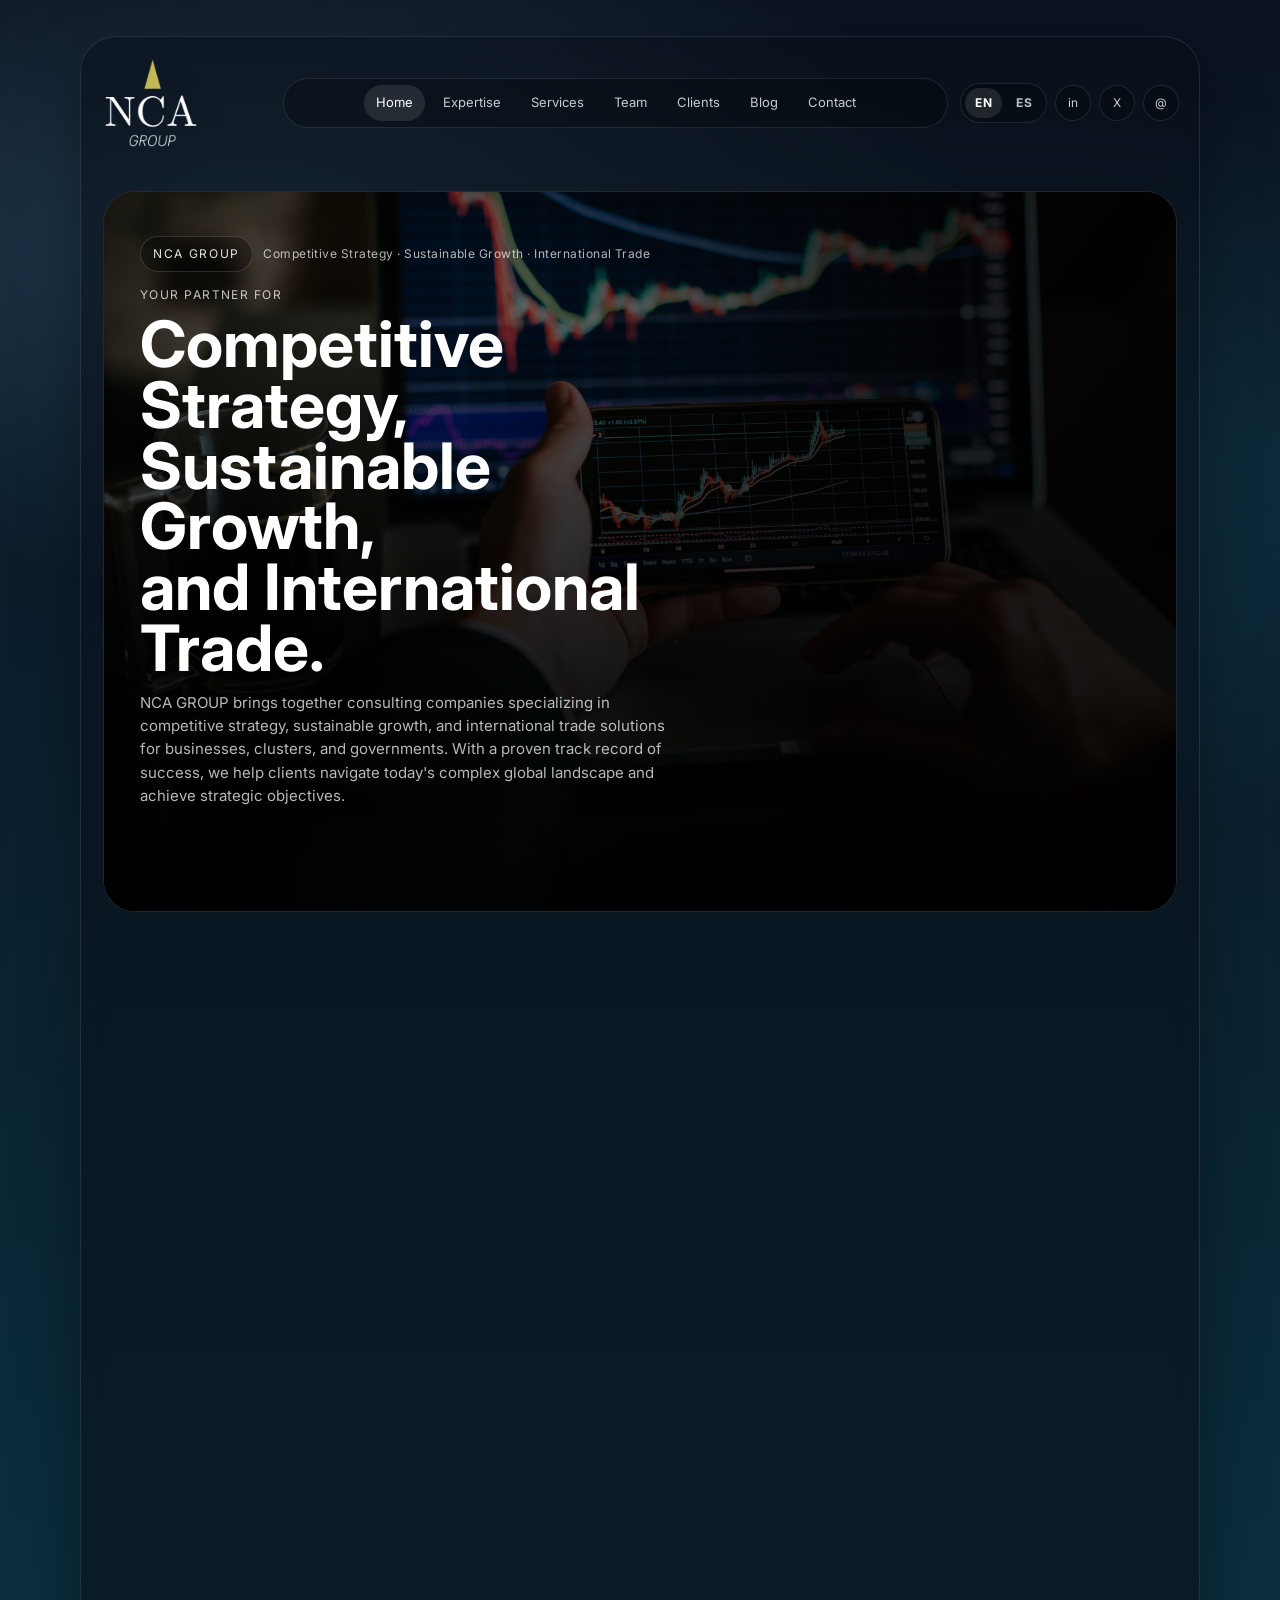
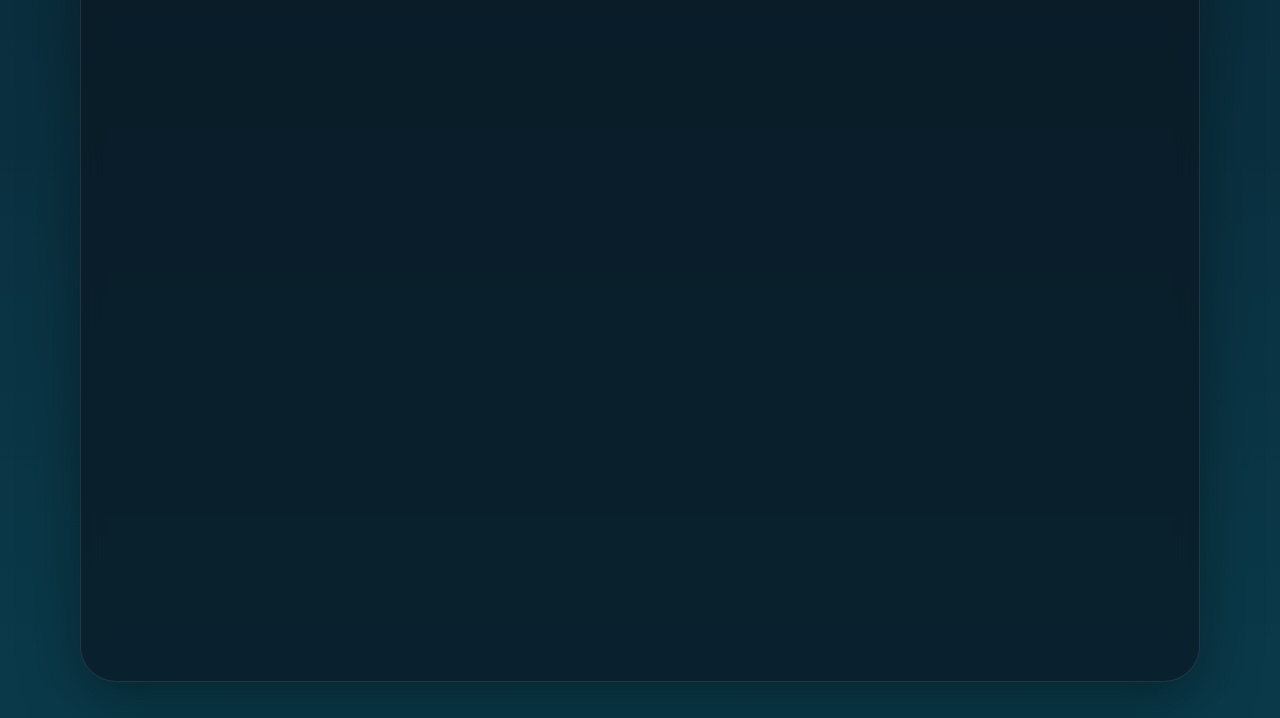
<file: index.html>
<!doctype html>
<html lang="en">
  <head>
    <meta charset="utf-8" />
    <meta name="viewport" content="width=device-width, initial-scale=1" />
    <title>NCA GROUP | Home</title>
    <link rel="icon" type="image/jpeg" href="assets/img/54d5aee5-4ee0-4563-89ad-f7b02073e2c0.jfif" />

    <!-- Bootstrap 5 -->
    <link href="https://cdn.jsdelivr.net/npm/bootstrap@5.3.3/dist/css/bootstrap.min.css" rel="stylesheet"/>

    <!-- Font -->
    <link rel="preconnect" href="https://fonts.googleapis.com">
    <link rel="preconnect" href="https://fonts.gstatic.com" crossorigin>
    <link href="https://fonts.googleapis.com/css2?family=Inter:wght@400;500;600;700&display=swap" rel="stylesheet">

    <!-- AOS (Animate On Scroll) -->
    <link href="https://unpkg.com/aos@2.3.4/dist/aos.css" rel="stylesheet"/>

    <style>
      :root{
        --bg1:#0b1220;
        --bg2:#0a3a4a;
        --muted: rgba(255,255,255,.72);
        --muted2: rgba(255,255,255,.55);
        --border: rgba(255,255,255,.10);
        --accent:#7dd3fc;
      }
      *{ font-family: Inter, system-ui, -apple-system, Segoe UI, Roboto, Arial, sans-serif; }
      body{
        min-height:100vh;
        background: radial-gradient(1200px 600px at 20% 10%, rgba(125,211,252,.18), transparent 60%),
                    radial-gradient(1200px 700px at 80% 20%, rgba(34,211,238,.12), transparent 55%),
                    linear-gradient(180deg, var(--bg1), var(--bg2));
        color:#fff;
      }
      a{ color:inherit; }

      .shell{
        max-width: 1120px;
        margin: 36px auto;
        border-radius: 36px;
        overflow: hidden;
        border: 1px solid var(--border);
        background: rgba(10,15,25,.55);
        backdrop-filter: blur(10px);
        box-shadow: 0 20px 60px rgba(0,0,0,.35);
      }

      /* TOPBAR */
      .topbar{
        padding: 16px 20px;
        display:flex;
        align-items:center;
        justify-content:space-between;
        gap: 12px;
      }

      .brand-logo{
        display:flex;
        align-items:center;
        gap: 12px;
        min-width: 170px;
      }
      .brand-logo img{
        height: 100px;
        width: auto;
        object-fit: contain;
        filter: drop-shadow(0 10px 18px rgba(0,0,0,.25));
      }

      .nav-pill{
        display:flex;
        align-items:center;
        justify-content:center;
        gap: 6px;
        padding: 6px;
        border-radius: 999px;
        border: 1px solid var(--border);
        background: rgba(0,0,0,.25);
        flex: 1 1 auto;
        min-width: 0;
      }
      .nav-pill a{
        text-decoration:none;
        font-size: 13px;
        padding: 8px 12px;
        border-radius: 999px;
        color: rgba(255,255,255,.78);
        white-space: nowrap;
      }
      .nav-pill a.active,
      .nav-pill a:hover{
        background: rgba(255,255,255,.10);
        color:#fff;
      }

      .topbar-actions{
        display:flex;
        align-items:center;
        justify-content:flex-end;
        gap: 8px;
        flex-wrap: wrap;
      }
      .lang-switch{
        display:flex;
        align-items:center;
        gap: 4px;
        padding: 4px;
        border-radius: 999px;
        border: 1px solid var(--border);
        background: rgba(0,0,0,.25);
      }
      .lang-btn{
        border: 0;
        background: transparent;
        color: rgba(255,255,255,.74);
        padding: 6px 10px;
        border-radius: 999px;
        font-size: 12px;
        font-weight: 700;
        letter-spacing: .04em;
      }
      .lang-btn.active{
        background: rgba(255,255,255,.10);
        color:#fff;
      }
      .lang-btn:focus-visible{
        outline: 2px solid rgba(125,211,252,.45);
        outline-offset: 2px;
      }

      .icon-btn{
        width: 36px; height: 36px;
        display:inline-flex;
        align-items:center;
        justify-content:center;
        border-radius: 999px;
        border: 1px solid var(--border);
        background: rgba(0,0,0,.25);
        text-decoration:none;
        transition: background-color .2s ease, color .2s ease, border-color .2s ease;
      }
      .icon-btn:hover{
        background: rgba(255,255,255,.10);
        color:#fff;
      }

      /* HERO */
      .hero{ padding: 22px 22px 0 22px; }
      .hero-card{
        border-radius: 32px;
        overflow: hidden;
        border: 1px solid var(--border);
        position: relative;
        min-height: 520px;
        background: #0a0f19;
      }
      .hero-img{
        position:absolute;
        inset:0;
        width:100%;
        height:100%;
        object-fit: cover;
        opacity: .88;
      }
      .hero-overlay{
        position:absolute;
        inset:0;
        background:
          radial-gradient(900px 520px at 22% 22%, rgba(0,0,0,.18), rgba(0,0,0,.76) 68%),
          linear-gradient(180deg, rgba(0,0,0,.18), rgba(0,0,0,.58));
      }
      .hero-content{
        position: relative;
        z-index: 2;
        padding: 44px 36px;
        max-width: 620px;
      }

      .hero-brand{
        display:flex;
        align-items:center;
        gap: 10px;
        margin-bottom: 14px;
        flex-wrap: wrap;
      }
      .hero-brand-pill{
        font-size: 12px;
        letter-spacing:.14em;
        text-transform: uppercase;
        padding: 8px 12px;
        border-radius: 999px;
        border: 1px solid rgba(255,255,255,.14);
        background: rgba(0,0,0,.28);
        color: rgba(255,255,255,.88);
      }
      .hero-brand-sub{
        font-size: 12px;
        color: rgba(255,255,255,.70);
        letter-spacing:.04em;
      }

      .kicker{
        font-size: 12px;
        letter-spacing:.12em;
        text-transform: uppercase;
        color: rgba(255,255,255,.75);
      }
      .hero-title{
        font-weight: 700;
        line-height: 0.95;
        font-size: clamp(42px, 6vw, 64px);
        margin: 10px 0 12px;
      }
      .hero-sub{
        color: var(--muted);
        font-size: 15px;
        line-height: 1.55;
        max-width: 560px;
      }
      .hero-cta{
        margin-top: 18px;
        display:flex;
        gap: 10px;
        flex-wrap: wrap;
      }

      .btn-soft{
        border: 1px solid var(--border);
        background: rgba(255,255,255,.08);
        color:#fff;
      }
      .btn-soft:hover{ background: rgba(255,255,255,.14); color:#fff; }

      .btn-accent{
        background: rgba(125,211,252,.20);
        border: 1px solid rgba(125,211,252,.35);
        color:#fff;
      }
      .btn-accent:hover{
        background: rgba(125,211,252,.28);
        color:#fff;
      }

      /* SECTIONS */
      .section{ padding: 26px 22px; }
      .section-card{
        border-radius: 28px;
        border: 1px solid var(--border);
        background: rgba(0,0,0,.22);
        padding: 22px;
      }

      .h2{
        font-weight: 700;
        font-size: 22px;
        margin:0 0 8px;
      }
      .p-muted{ color: var(--muted); margin:0; }

      .service-card{
        border-radius: 22px;
        border: 1px solid rgba(255,255,255,.12);
        background: rgba(255,255,255,.06);
        padding: 18px;
        height: 100%;
      }
      .service-card h3{
        font-size: 16px;
        margin: 0 0 6px;
        font-weight: 700;
      }
      .service-card p{
        margin:0;
        color: var(--muted);
        font-size: 14px;
        line-height: 1.55;
      }

      /* COMPANIES SHOWCASE (protagonista) */
      .companies-wrap{
        border-radius: 28px;
        border: 1px solid rgba(255,255,255,.12);
        background:
          radial-gradient(800px 240px at 10% 0%, rgba(125,211,252,.10), transparent 70%),
          rgba(0,0,0,.20);
        padding: 22px;
      }
      .company-showcase{
        border-radius: 24px;
        border: 1px solid rgba(255,255,255,.12);
        background: rgba(255,255,255,.06);
        padding: 18px;
        height: 100%;
        position: relative;
        overflow: hidden;
      }
      .company-showcase::before{
        content:"";
        position:absolute;
        inset:-80px -60px auto auto;
        width: 220px;
        height: 220px;
        background: radial-gradient(circle, rgba(125,211,252,.20), transparent 60%);
        filter: blur(2px);
        opacity: .7;
        pointer-events:none;
      }
      .company-head{
        display:flex;
        gap: 14px;
        align-items:center;
        margin-bottom: 10px;
        position: relative;
        z-index: 1;
      }
      .company-logo-lg{
        width: 78px;
        height: 78px;
        border-radius: 18px;
        border: 1px solid rgba(255,255,255,.14);
        background: rgba(0,0,0,.20);
        display:flex;
        align-items:center;
        justify-content:center;
        overflow:hidden;
        flex: 0 0 auto;
      }
      .company-logo-lg img{
        width: 88%;
        height: 88%;
        object-fit: contain;
      }
      .company-title{
        margin:0;
        font-weight: 800;
        font-size: 16px;
        line-height: 1.1;
      }
      .company-sub{
        margin: 4px 0 0;
        color: rgba(255,255,255,.65);
        font-size: 12px;
        line-height: 1.35;
      }
      .company-body{
        position: relative;
        z-index: 1;
        color: var(--muted);
        font-size: 14px;
        line-height: 1.55;
        margin: 0 0 14px;
      }
      .company-actions{
        position: relative;
        z-index: 1;
        display:flex;
        gap: 10px;
        flex-wrap: wrap;
      }

      /* NEWS */
      .news-card{
        border-radius: 22px;
        border: 1px solid rgba(255,255,255,.12);
        background: rgba(255,255,255,.06);
        overflow:hidden;
        height:100%;
      }
      .news-card img{
        width: 100%;
        height: 170px;
        object-fit: cover;
      }
      .news-body{ padding: 14px 16px 16px; }
      .news-title{
        font-weight:700;
        margin:0 0 6px;
        font-size: 15px;
      }
      .news-meta{
        color: var(--muted2);
        font-size: 12px;
        margin-bottom: 8px;
      }

      /* FOOTER (con logo) */
      .footer{
        padding: 18px 22px 26px;
        border-top: 1px solid rgba(255,255,255,.10);
        display:flex;
        gap: 18px;
        align-items:flex-start;
        justify-content: space-between;
        flex-wrap: wrap;
        color: var(--muted2);
        font-size: 13px;
      }
      .footer strong{ color:#fff; font-weight:600; }
      .footer-brand{
        display:flex;
        gap: 12px;
        align-items:flex-start;
        max-width: 340px;
      }
      .footer-brand img{
        height: 40px;
        width: auto;
        object-fit: contain;
        filter: drop-shadow(0 10px 18px rgba(0,0,0,.18));
      }
      .footer-tagline{
        margin: 2px 0 0;
        color: rgba(255,255,255,.62);
        line-height: 1.4;
      }

      /* Accessibility: reduce motion */
      @media (prefers-reduced-motion: reduce){
        [data-aos]{
          transition: none !important;
          transform: none !important;
          opacity: 1 !important;
        }
      }

      @media (max-width: 768px){
        .hero-content{ padding: 34px 22px; }
        .topbar{ flex-wrap: wrap; justify-content:center; }
        .brand-logo{ order: 1; width: 100%; justify-content:center; }
        .nav-pill{
          order: 2;
          width: 100%;
          max-width: 100%;
          flex-wrap: wrap;
          gap: 8px 6px;
          border-radius: 24px;
          padding: 10px;
        }
        .nav-pill a{
          font-size: 12px;
          padding: 7px 10px;
        }
        .topbar-actions{
          order: 3;
          width: 100%;
          justify-content:center;
        }
      }
    </style>
  </head>

  <body>
    <main class="shell">

      <!-- TOP NAV -->
      <header class="topbar" data-aos="fade-down" data-aos-duration="650">
        <div class="brand-logo">
          <img src="assets/img/Logo-NCA-sin-fondo.png" alt="" />
        </div>

        <nav class="nav-pill" aria-label="Primary">
          <a class="active" href="index.html" data-i18n="nav.home">Home</a>
          <a href="expertise.html" data-i18n="nav.expertise">Expertise</a>
          <a href="services.html" data-i18n="nav.services">Services</a>
          <a href="team.html" data-i18n="nav.team">Team</a>
          <a href="clients.html" data-i18n="nav.clients">Clients</a>
          <a href="blog.html" data-i18n="nav.blog">Blog</a>
          <a href="contact.html" data-i18n="nav.contact">Contact</a>
        </nav>

        <div class="topbar-actions">
          <div class="lang-switch" role="group" aria-label="Language selector">
            <button class="lang-btn active" type="button" data-lang-toggle="en">EN</button>
            <button class="lang-btn" type="button" data-lang-toggle="es">ES</button>
          </div>
          <a class="icon-btn" href="https://www.linkedin.com/in/jos%C3%A9-fernando-navia-113b2a1/" aria-label="LinkedIn" target="_blank" rel="noreferrer"><span style="font-size:12px;opacity:.8;">in</span></a>
          <a class="icon-btn" href="http://x.com/FNavia" aria-label="X" target="_blank" rel="noreferrer"><span style="font-size:12px;opacity:.8;">X</span></a>
          <a class="icon-btn" href="mailto:josefernandonavia@gmail.com" aria-label="Email"><span style="font-size:12px;opacity:.8;">@</span></a>
        </div>
      </header>

      <!-- HERO -->
      <section class="hero">
        <div class="hero-card" data-aos="fade-up" data-aos-duration="700">
          <img class="hero-img" src="assets/img/investment-stockbroker-stock-trading-2023-11-27-05-32-16-utc.jpg" alt="NCA GROUP hero image" />
          <div class="hero-overlay"></div>

          <div class="hero-content">
            <div class="hero-brand" data-aos="fade-up" data-aos-delay="100" data-aos-duration="700">
              <span class="hero-brand-pill">NCA GROUP</span>
              <span class="hero-brand-sub" data-i18n-html="hero.brandSub">Competitive Strategy &middot; Sustainable Growth &middot; International Trade</span>
            </div>

            <div class="kicker" data-aos="fade-up" data-aos-delay="150" data-aos-duration="700" data-i18n="hero.kicker">Your Partner for</div>

            <h1 class="hero-title" data-aos="fade-up" data-aos-delay="200" data-aos-duration="700" data-i18n-html="hero.title">
              Competitive<br/>
              Strategy,<br/>
              Sustainable Growth,<br/>
              and International Trade.
            </h1>

            <p class="hero-sub" data-aos="fade-up" data-aos-delay="260" data-aos-duration="700" data-i18n="hero.sub">
              NCA GROUP brings together consulting companies specializing in competitive strategy,
              sustainable growth, and international trade solutions for businesses, clusters, and governments.
              With a proven track record of success, we help clients navigate today's complex global landscape
              and achieve strategic objectives.
            </p>

            <div class="hero-cta" data-aos="fade-up" data-aos-delay="320" data-aos-duration="700">
              <a class="btn btn-accent px-4 py-2" href="services.html" data-i18n="hero.ctaServices">Our Services</a>
              <a class="btn btn-soft px-4 py-2" href="#about" data-i18n="hero.ctaAbout">About Us</a>
              <a class="btn btn-soft px-4 py-2" href="#companies" data-i18n="hero.ctaCompanies">Our Companies</a>
            </div>
          </div>
        </div>
      </section>

      <!-- ABOUT + 3 SERVICES -->
      <section class="section" id="about">
        <div class="section-card" data-aos="fade-up" data-aos-duration="650">
          <div class="row g-4 align-items-start">
            <div class="col-lg-5">
              <h2 class="h2" data-i18n="about.title">About us</h2>
              <p class="p-muted" data-i18n="about.body">
                We support organizations with strategy, market intelligence, and international expansion.
                Our work is focused on decision-ready insights and execution support for measurable outcomes.
              </p>
            </div>

            <div class="col-lg-7">
              <div class="row g-3">
                <div class="col-md-4" data-aos="fade-up" data-aos-delay="0" data-aos-duration="650">
                  <div class="service-card">
                    <h3 data-i18n="about.card1.title">Strategic Planning</h3>
                    <p data-i18n="about.card1.body">
                      Our strategic planning services are designed to empower your business
                      with a clear roadmap to success.
                    </p>
                  </div>
                </div>

                <div class="col-md-4" data-aos="fade-up" data-aos-delay="80" data-aos-duration="650">
                  <div class="service-card">
                    <h3 data-i18n="about.card2.title">Market Analysis</h3>
                    <p data-i18n="about.card2.body">
                      We provide deep insights into industry trends, customer behavior,
                      and competitive landscapes.
                    </p>
                  </div>
                </div>

                <div class="col-md-4" data-aos="fade-up" data-aos-delay="160" data-aos-duration="650">
                  <div class="service-card">
                    <h3 data-i18n="about.card3.title">Export Development</h3>
                    <p data-i18n="about.card3.body">
                      Our export development services help businesses expand into global markets with confidence.
                    </p>
                  </div>
                </div>
              </div>

              <div class="mt-3 p-3" style="border:1px solid rgba(255,255,255,.14); border-radius: 22px; background: rgba(0,0,0,.18);"
                   data-aos="fade-up" data-aos-delay="220" data-aos-duration="650">
                <div class="d-flex align-items-center justify-content-between flex-wrap gap-2">
                  <div>
                    <div class="kicker" data-i18n="about.news.kicker">Latest News</div>
                    <div style="color:var(--muted); font-size:13px;" data-i18n="about.news.body">
                      Stay updated with the latest news by reading our articles written by content writers in the industry.
                    </div>
                  </div>
                  <a class="btn btn-soft px-3 py-2" href="blog.html" data-i18n="about.news.button">View all</a>
                </div>
              </div>

            </div>
          </div>
        </div>
      </section>

      <!-- OUR COMPANIES (PROTAGONISTA) -->
      <section class="section pt-0" id="companies">
        <div class="companies-wrap" data-aos="fade-up" data-aos-duration="650">
          <div class="d-flex align-items-end justify-content-between flex-wrap gap-2 mb-3">
            <div>
              <div class="kicker" data-i18n="companies.kicker">Our Companies</div>
              <div class="h2" style="margin:6px 0 0;" data-i18n="companies.title">Three specialized companies. One strategic partner.</div>
              <p class="p-muted" style="margin-top:8px;" data-i18n="companies.body">
                NCA GROUP integrates complementary expertise across strategy, sustainability, and international trade.
              </p>
            </div>
            <a class="btn btn-soft px-3 py-2" href="services.html" data-i18n="companies.explore">Explore services</a>
          </div>

          <div class="row g-3">
            <div class="col-lg-4" data-aos="zoom-in" data-aos-delay="0" data-aos-duration="650">
              <div class="company-showcase">
                <div class="company-head">
                  <div class="company-logo-lg">
                    <img src="assets/img/Logo Expand Trading & Consulting Corp..png" alt="Logo Expand Trading & Consulting" />
                  </div>
                  <div>
                    <p class="company-title">Expand Trading & Consulting</p>
                    <p class="company-sub" data-i18n="companies.expand.sub">International trade and business development.</p>
                  </div>
                </div>
                <p class="company-body" data-i18n="companies.expand.body">
                  Export strategy, market entry planning, partner identification, and execution support for sustainable international growth.
                </p>
                <div class="company-actions">
                  <a class="btn btn-accent px-3 py-2" href="services.html" data-i18n="companies.viewServices">View services</a>
                  <a class="btn btn-soft px-3 py-2" href="contact.html" data-i18n="common.contact">Contact</a>
                </div>
              </div>
            </div>

            <div class="col-lg-4" data-aos="zoom-in" data-aos-delay="90" data-aos-duration="650">
              <div class="company-showcase">
                <div class="company-head">
                  <div class="company-logo-lg">
                    <img src="assets/img/Logo AIMS.png" alt="Logo AIMS SASBIC" />
                  </div>
                  <div>
                    <p class="company-title">AIMS SASBIC</p>
                    <p class="company-sub" data-i18n="companies.aims.sub">Sustainability frameworks and reporting.</p>
                  </div>
                </div>
                <p class="company-body" data-i18n="companies.aims.body">
                  Sustainability strategy, standards alignment, and reporting support to improve transparency, resilience, and stakeholder trust.
                </p>
                <div class="company-actions">
                  <a class="btn btn-accent px-3 py-2" href="services.html" data-i18n="companies.viewServices">View services</a>
                  <a class="btn btn-soft px-3 py-2" href="contact.html" data-i18n="common.contact">Contact</a>
                </div>
              </div>
            </div>

            <div class="col-lg-4" data-aos="zoom-in" data-aos-delay="180" data-aos-duration="650">
              <div class="company-showcase">
                <div class="company-head">
                  <div class="company-logo-lg">
                    <img src="assets/img/Logo Navia Consultores.png" alt="Logo Navia Consultores SA" />
                  </div>
                  <div>
                    <p class="company-title">Navia Consultores SA</p>
                    <p class="company-sub" data-i18n="companies.navia.sub">Competitive strategy and market intelligence.</p>
                  </div>
                </div>
                <p class="company-body" data-i18n="companies.navia.body">
                  Decision-ready insights, strategic planning, and execution support for measurable outcomes and long-term value creation.
                </p>
                <div class="company-actions">
                  <a class="btn btn-accent px-3 py-2" href="services.html" data-i18n="companies.viewServices">View services</a>
                  <a class="btn btn-soft px-3 py-2" href="contact.html" data-i18n="common.contact">Contact</a>
                </div>
              </div>
            </div>
          </div>

        </div>
      </section>

      <!-- LATEST NEWS (cards) -->
      <section class="section pt-0">
        <div class="row g-3">
          <div class="col-md-4" data-aos="fade-up" data-aos-delay="0" data-aos-duration="650">
            <article class="news-card">
              <img src="assets/img/technology-human-touch-background-modern-remake-creation-adam.png" alt="Imagen noticia 1" />
              <div class="news-body">
                <div class="news-meta" data-i18n="news.card1.meta">Sustainability</div>
                <h3 class="news-title" data-i18n="news.card1.title">AI and Sustainability: The Power of Integration</h3>
                <p class="p-muted" style="font-size:14px;" data-i18n="news.card1.body">
                  Three practices will help companies deploy a more carbon-conscious "eco-AI" approach to their technology and operations.
                </p>
              </div>
            </article>
          </div>

          <div class="col-md-4" data-aos="fade-up" data-aos-delay="90" data-aos-duration="650">
            <article class="news-card">
              <img src="assets/img/foreman-engineer-man-control-loading-containers-bo-2024-05-27-02-39-04-utc.jpg" alt="Imagen noticia 2" />
              <div class="news-body">
                <div class="news-meta" data-i18n="news.card2.meta">International Trade</div>
                <h3 class="news-title" data-i18n="news.card2.title">Global Market Entry: Key Execution Steps</h3>
                <p class="p-muted" style="font-size:14px;" data-i18n="news.card2.body">
                  A structured approach to reduce risk and accelerate early traction in new international markets.
                </p>
              </div>
            </article>
          </div>

          <div class="col-md-4" data-aos="fade-up" data-aos-delay="180" data-aos-duration="650">
            <article class="news-card">
              <img src="assets/img/business-professional-analysis-financial-data-with-2024-10-11-21-39-11-utc.jpg" alt="Imagen noticia 3" />
              <div class="news-body">
                <div class="news-meta" data-i18n="news.card3.meta">Strategy</div>
                <h3 class="news-title" data-i18n="news.card3.title">Competitive Strategy for Sustainable Growth</h3>
                <p class="p-muted" style="font-size:14px;" data-i18n="news.card3.body">
                  How to align strategic priorities, capabilities, and KPIs for long-term value creation.
                </p>
              </div>
            </article>
          </div>
        </div>
      </section>

      <!-- FOOTER (con logo) -->
      <footer class="footer" data-aos="fade-up" data-aos-duration="650">
        <div class="footer-brand">
          <img src="assets/img/Logo-NCA-sin-fondo.png" alt="NCA GROUP logo in footer" />
          <div>
            <strong>NCA GROUP</strong>
            <div class="footer-tagline" data-i18n="footer.tagline">Competitive Strategy, Sustainable Growth, and International Trade.</div>
          </div>
        </div>

        <div>
          <strong data-i18n="footer.office">Office</strong><br/>
          3055 NW 126 Ave, Sunrise, FL 33323
        </div>

        <div>
          <strong data-i18n="footer.contact">Contact</strong><br/>
          +1 (954) 937 5266<br/>
          fnavia@naviaconsulting.us
        </div>

        <div>
          <strong data-i18n="footer.links">Links</strong><br/>
          <a href="services.html" class="text-decoration-none" data-i18n="footer.services">Services</a> &middot;
          <a href="blog.html" class="text-decoration-none" data-i18n="footer.blog">Blog</a> &middot;
          <a href="contact.html" class="text-decoration-none" data-i18n="footer.contactLink">Contact</a>
        </div>
      </footer>

    </main>

    <script src="https://cdn.jsdelivr.net/npm/bootstrap@5.3.3/dist/js/bootstrap.bundle.min.js"></script>

    <!-- AOS -->
    <script src="https://unpkg.com/aos@2.3.4/dist/aos.js"></script>
    <script>
      const translations = {
        en: {
          pageTitle: "NCA GROUP | Home",
          "nav.home": "Home",
          "nav.expertise": "Expertise",
          "nav.services": "Services",
          "nav.team": "Team",
          "nav.clients": "Clients",
          "nav.blog": "Blog",
          "nav.contact": "Contact",
          "hero.brandSub": "Competitive Strategy &middot; Sustainable Growth &middot; International Trade",
          "hero.kicker": "Your Partner for",
          "hero.title": "Competitive<br/>Strategy,<br/>Sustainable Growth,<br/>and International Trade.",
          "hero.sub": "NCA GROUP brings together consulting companies specializing in competitive strategy, sustainable growth, and international trade solutions for businesses, clusters, and governments. With a proven track record of success, we help clients navigate today's complex global landscape and achieve strategic objectives.",
          "hero.ctaServices": "Our Services",
          "hero.ctaAbout": "About Us",
          "hero.ctaCompanies": "Our Companies",
          "about.title": "About us",
          "about.body": "We support organizations with strategy, market intelligence, and international expansion. Our work is focused on decision-ready insights and execution support for measurable outcomes.",
          "about.card1.title": "Strategic Planning",
          "about.card1.body": "Our strategic planning services are designed to empower your business with a clear roadmap to success.",
          "about.card2.title": "Market Analysis",
          "about.card2.body": "We provide deep insights into industry trends, customer behavior, and competitive landscapes.",
          "about.card3.title": "Export Development",
          "about.card3.body": "Our export development services help businesses expand into global markets with confidence.",
          "about.news.kicker": "Latest News",
          "about.news.body": "Stay updated with the latest news by reading our articles written by content writers in the industry.",
          "about.news.button": "View all",
          "companies.kicker": "Our Companies",
          "companies.title": "Three specialized companies. One strategic partner.",
          "companies.body": "NCA GROUP integrates complementary expertise across strategy, sustainability, and international trade.",
          "companies.explore": "Explore services",
          "companies.expand.sub": "International trade and business development.",
          "companies.expand.body": "Export strategy, market entry planning, partner identification, and execution support for sustainable international growth.",
          "companies.aims.sub": "Sustainability frameworks and reporting.",
          "companies.aims.body": "Sustainability strategy, standards alignment, and reporting support to improve transparency, resilience, and stakeholder trust.",
          "companies.navia.sub": "Competitive strategy and market intelligence.",
          "companies.navia.body": "Decision-ready insights, strategic planning, and execution support for measurable outcomes and long-term value creation.",
          "companies.viewServices": "View services",
          "common.contact": "Contact",
          "news.card1.meta": "Sustainability",
          "news.card1.title": "AI and Sustainability: The Power of Integration",
          "news.card1.body": "Three practices will help companies deploy a more carbon-conscious \"eco-AI\" approach to their technology and operations.",
          "news.card2.meta": "International Trade",
          "news.card2.title": "Global Market Entry: Key Execution Steps",
          "news.card2.body": "A structured approach to reduce risk and accelerate early traction in new international markets.",
          "news.card3.meta": "Strategy",
          "news.card3.title": "Competitive Strategy for Sustainable Growth",
          "news.card3.body": "How to align strategic priorities, capabilities, and KPIs for long-term value creation.",
          "footer.tagline": "Competitive Strategy, Sustainable Growth, and International Trade.",
          "footer.office": "Office",
          "footer.contact": "Contact",
          "footer.links": "Links",
          "footer.services": "Services",
          "footer.blog": "Blog",
          "footer.contactLink": "Contact"
        },
        es: {
          pageTitle: "NCA GROUP | Inicio",
          "nav.home": "Inicio",
          "nav.expertise": "Experticia",
          "nav.services": "Servicios",
          "nav.team": "Equipo",
          "nav.clients": "Clientes",
          "nav.blog": "Blog",
          "nav.contact": "Contacto",
          "hero.brandSub": "Estrategia Competitiva &middot; Crecimiento Sostenible &middot; Comercio Internacional",
          "hero.kicker": "Su aliado para",
          "hero.title": "Estrategia<br/>Competitiva,<br/>Crecimiento Sostenible<br/>y Comercio Internacional.",
          "hero.sub": "NCA GROUP reúne empresas consultoras especializadas en estrategia competitiva, crecimiento sostenible y soluciones de comercio internacional para empresas, clústeres y gobiernos. Con una trayectoria comprobada de éxito, ayudamos a los clientes a navegar el complejo panorama global actual y alcanzar objetivos estratégicos.",
          "hero.ctaServices": "Nuestros servicios",
          "hero.ctaAbout": "Sobre nosotros",
          "hero.ctaCompanies": "Nuestras empresas",
          "about.title": "Sobre nosotros",
          "about.body": "Apoyamos a las organizaciones con estrategia, inteligencia de mercados y expansión internacional. Nuestro trabajo se enfoca en información lista para la toma de decisiones y apoyo en la ejecución para lograr resultados medibles.",
          "about.card1.title": "Planificación estratégica",
          "about.card1.body": "Nuestros servicios de planificación estratégica están diseñados para impulsar su empresa con una hoja de ruta clara hacia el éxito.",
          "about.card2.title": "Análisis de mercado",
          "about.card2.body": "Proporcionamos información profunda sobre tendencias de la industria, comportamiento del cliente y panoramas competitivos.",
          "about.card3.title": "Desarrollo exportador",
          "about.card3.body": "Nuestros servicios de desarrollo exportador ayudan a las empresas a expandirse a los mercados globales con confianza.",
          "about.news.kicker": "Últimas noticias",
          "about.news.body": "Manténgase al día con las últimas noticias leyendo nuestros artículos escritos por expertos del sector.",
          "about.news.button": "Ver todo",
          "companies.kicker": "Nuestras empresas",
          "companies.title": "Tres empresas especializadas. Un aliado estratégico.",
          "companies.body": "NCA GROUP integra experiencia complementaria en estrategia, sostenibilidad y comercio internacional.",
          "companies.explore": "Explorar servicios",
          "companies.expand.sub": "Comercio internacional y desarrollo empresarial.",
          "companies.expand.body": "Estrategia de exportación, planificación de entrada a mercados, identificación de socios y apoyo en la ejecución para un crecimiento internacional sostenible.",
          "companies.aims.sub": "Marcos de sostenibilidad y reportes.",
          "companies.aims.body": "Estrategia de sostenibilidad, alineación con estándares y apoyo en reportes para mejorar la transparencia, la resiliencia y la confianza de los grupos de interés.",
          "companies.navia.sub": "Estrategia competitiva e inteligencia de mercados.",
          "companies.navia.body": "Información lista para la toma de decisiones, planificación estratégica y apoyo en la ejecución para obtener resultados medibles y crear valor a largo plazo.",
          "companies.viewServices": "Ver servicios",
          "common.contact": "Contacto",
          "news.card1.meta": "Sostenibilidad",
          "news.card1.title": "IA y sostenibilidad: el poder de la integración",
          "news.card1.body": "Tres prácticas ayudarán a las empresas a desplegar un enfoque de \"eco-AI\" más consciente del carbono en su tecnología y operaciones.",
          "news.card2.meta": "Comercio internacional",
          "news.card2.title": "Entrada a mercados globales: pasos clave de ejecución",
          "news.card2.body": "Un enfoque estructurado para reducir riesgos y acelerar la tracción inicial en nuevos mercados internacionales.",
          "news.card3.meta": "Estrategia",
          "news.card3.title": "Estrategia competitiva para un crecimiento sostenible",
          "news.card3.body": "Cómo alinear prioridades estratégicas, capacidades y KPIs para crear valor a largo plazo.",
          "footer.tagline": "Estrategia competitiva, crecimiento sostenible y comercio internacional.",
          "footer.office": "Oficina",
          "footer.contact": "Contacto",
          "footer.links": "Enlaces",
          "footer.services": "Servicios",
          "footer.blog": "Blog",
          "footer.contactLink": "Contacto"
        }
      };

      const languageButtons = document.querySelectorAll("[data-lang-toggle]");

      function applyLanguage(lang){
        const dictionary = translations[lang] || translations.en;

        document.documentElement.lang = lang;
        document.title = dictionary.pageTitle;

        document.querySelectorAll("[data-i18n]").forEach((element) => {
          const key = element.dataset.i18n;
          if (dictionary[key]) {
            element.textContent = dictionary[key];
          }
        });

        document.querySelectorAll("[data-i18n-html]").forEach((element) => {
          const key = element.dataset.i18nHtml;
          if (dictionary[key]) {
            element.innerHTML = dictionary[key];
          }
        });

        languageButtons.forEach((button) => {
          const isActive = button.dataset.langToggle === lang;
          button.classList.toggle("active", isActive);
          button.setAttribute("aria-pressed", String(isActive));
        });

        try{
          localStorage.setItem("nca-group-home-lang", lang);
        }catch (error){
          // Ignore storage restrictions.
        }
      }

      const savedLanguage = (() => {
        try{
          const storedLanguage = localStorage.getItem("nca-group-home-lang");
          return translations[storedLanguage] ? storedLanguage : "en";
        }catch (error){
          return "en";
        }
      })();

      languageButtons.forEach((button) => {
        button.addEventListener("click", () => {
          applyLanguage(button.dataset.langToggle);
        });
      });

      applyLanguage(savedLanguage);

      // Animaciones suaves (sin exceso)
      AOS.init({
        duration: 650,
        easing: "ease-out",
        once: false,
        offset: 80
      });
    </script>
  </body>
</html>
</file>
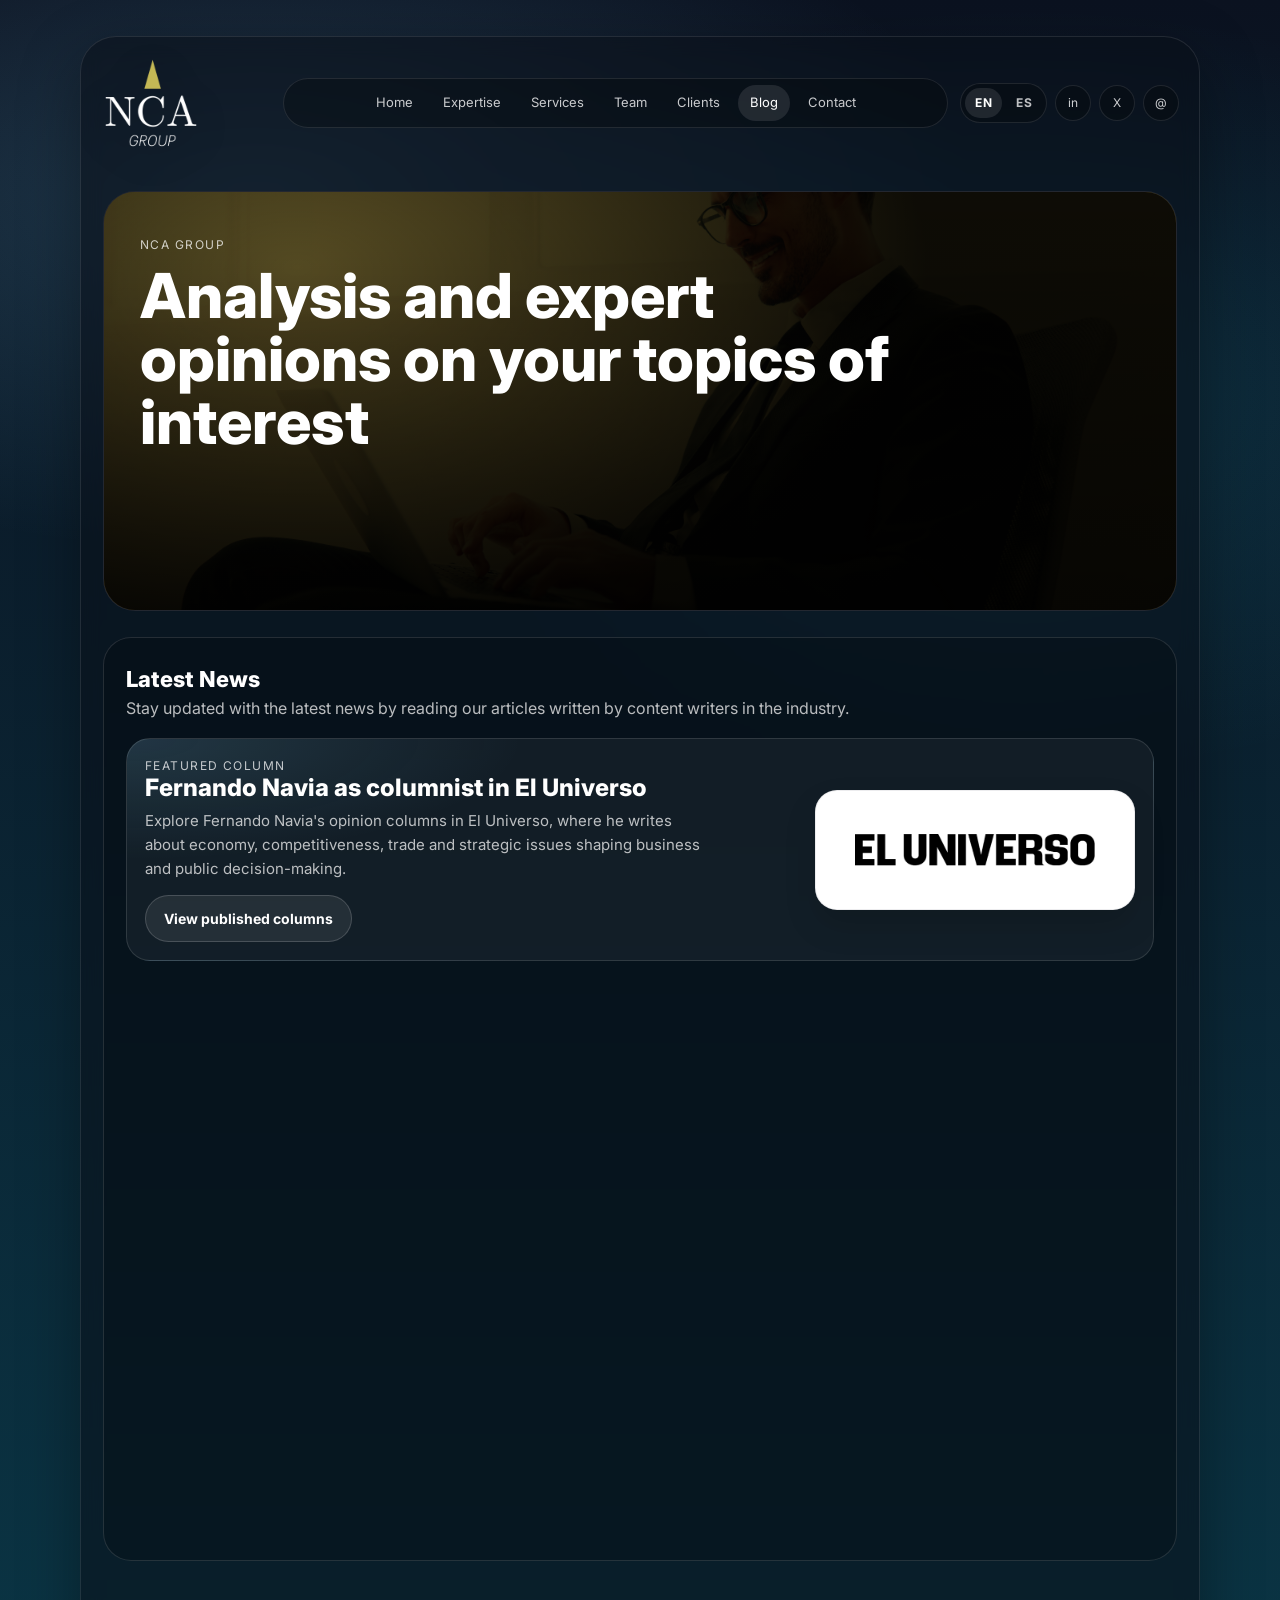
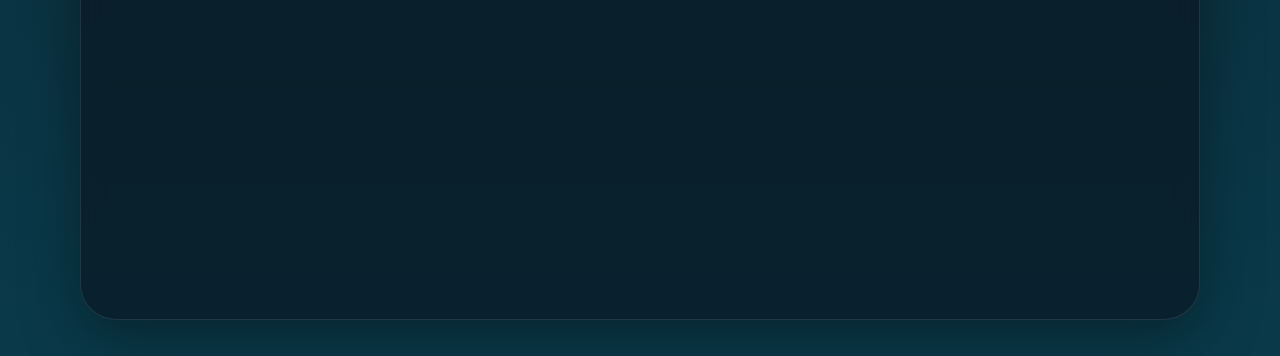
<file: blog.html>
<!doctype html>
<html lang="en">
  <head>
    <meta charset="utf-8" />
    <meta name="viewport" content="width=device-width, initial-scale=1" />
    <title>NCA GROUP | Blog</title>
    <link rel="icon" type="image/jpeg" href="assets/img/54d5aee5-4ee0-4563-89ad-f7b02073e2c0.jfif" />

    <!-- Bootstrap 5 -->
    <link href="https://cdn.jsdelivr.net/npm/bootstrap@5.3.3/dist/css/bootstrap.min.css" rel="stylesheet"/>

    <!-- Font -->
    <link rel="preconnect" href="https://fonts.googleapis.com">
    <link rel="preconnect" href="https://fonts.gstatic.com" crossorigin>
    <link href="https://fonts.googleapis.com/css2?family=Inter:wght@400;500;600;700;800&display=swap" rel="stylesheet">

    <!-- AOS -->
    <link href="https://unpkg.com/aos@2.3.4/dist/aos.css" rel="stylesheet"/>

    <style>
      :root{
        --bg1:#0b1220;
        --bg2:#0a3a4a;
        --muted: rgba(255,255,255,.72);
        --muted2: rgba(255,255,255,.55);
        --border: rgba(255,255,255,.10);
        --accent:#7dd3fc;
      }
      *{ font-family: Inter, system-ui, -apple-system, Segoe UI, Roboto, Arial, sans-serif; }
      body{
        min-height:100vh;
        background: radial-gradient(1200px 600px at 20% 10%, rgba(125,211,252,.18), transparent 60%),
                    radial-gradient(1200px 700px at 80% 20%, rgba(34,211,238,.12), transparent 55%),
                    linear-gradient(180deg, var(--bg1), var(--bg2));
        color:#fff;
      }
      a{ color:inherit; }

      .shell{
        max-width: 1120px;
        margin: 36px auto;
        border-radius: 36px;
        overflow: hidden;
        border: 1px solid var(--border);
        background: rgba(10,15,25,.55);
        backdrop-filter: blur(10px);
        box-shadow: 0 20px 60px rgba(0,0,0,.35);
      }

      /* TOPBAR */
      .topbar{
        padding: 16px 20px;
        display:flex;
        align-items:center;
        justify-content:space-between;
        gap: 12px;
      }
      .brand-logo{
        display:flex;
        align-items:center;
        min-width:170px;
      }
      .brand-logo img{
        height: 100px;
        width: auto;
        object-fit: contain;
        filter: drop-shadow(0 10px 18px rgba(0,0,0,.25));
      }
      .nav-pill{
        display:flex;
        align-items:center;
        justify-content:center;
        gap: 6px;
        padding: 6px;
        border-radius: 999px;
        border: 1px solid var(--border);
        background: rgba(0,0,0,.25);
        flex:1 1 auto;
        min-width:0;
      }
      .nav-pill a{
        text-decoration:none;
        font-size: 13px;
        padding: 8px 12px;
        border-radius: 999px;
        color: rgba(255,255,255,.78);
        white-space:nowrap;
      }
      .nav-pill a.active,
      .nav-pill a:hover{
        background: rgba(255,255,255,.10);
        color:#fff;
      }
      .topbar-actions{
        display:flex;
        align-items:center;
        justify-content:flex-end;
        gap:8px;
        flex-wrap:wrap;
      }
      .lang-switch{
        display:flex;
        align-items:center;
        gap:4px;
        padding:4px;
        border-radius:999px;
        border:1px solid var(--border);
        background: rgba(0,0,0,.25);
      }
      .lang-btn{
        border:0;
        background:transparent;
        color: rgba(255,255,255,.74);
        padding:6px 10px;
        border-radius:999px;
        font-size:12px;
        font-weight:700;
        letter-spacing:.04em;
      }
      .lang-btn.active{
        background: rgba(255,255,255,.10);
        color:#fff;
      }
      .lang-btn:focus-visible{
        outline:2px solid rgba(125,211,252,.45);
        outline-offset:2px;
      }
      .icon-btn{
        width: 36px; height: 36px;
        display:inline-flex;
        align-items:center;
        justify-content:center;
        border-radius: 999px;
        border: 1px solid var(--border);
        background: rgba(0,0,0,.25);
        text-decoration:none;
        transition: background-color .2s ease, color .2s ease, border-color .2s ease;
      }
      .icon-btn:hover{
        background: rgba(255,255,255,.10);
        color:#fff;
      }

      /* HERO */
      .hero{ padding: 22px 22px 0 22px; }
      .hero-card{
        border-radius: 32px;
        overflow: hidden;
        border: 1px solid var(--border);
        position: relative;
        min-height: 420px;
        background: #0a0f19;
      }
      .hero-card > img{
        position:absolute;
        inset:0;
        width:100%;
        height:100%;
        object-fit: cover;
        opacity: .92;
      }
      .hero-overlay{
        position:absolute;
        inset:0;
        background:
          radial-gradient(900px 520px at 18% 18%, rgba(0,0,0,.08), rgba(0,0,0,.86) 70%),
          linear-gradient(180deg, rgba(0,0,0,.18), rgba(0,0,0,.55));
      }
      .hero-content{
        position: relative;
        z-index: 2;
        padding: 44px 36px;
        max-width: 900px;
      }
      .kicker{
        font-size: 12px;
        letter-spacing:.12em;
        text-transform: uppercase;
        color: rgba(255,255,255,.75);
      }
      .hero-title{
        font-weight: 800;
        line-height: 1.02;
        font-size: clamp(38px, 5.4vw, 62px);
        margin: 10px 0 0;
      }

      /* SECTION */
      .section{ padding: 26px 22px; }
      .section-card{
        border-radius: 28px;
        border: 1px solid rgba(255,255,255,.12);
        background: rgba(0,0,0,.22);
        padding: 22px;
      }
      .h2{
        font-weight: 800;
        font-size: 22px;
        margin: 6px 0 0;
      }
      .p-muted{ color: var(--muted); margin:0; }

      /* BLOG LIST */
      .post-card{
        border-radius: 24px;
        border: 1px solid rgba(255,255,255,.12);
        background: rgba(255,255,255,.06);
        overflow: hidden;
        height: 100%;
      }
      .post-media{
        width: 100%;
        aspect-ratio: 16 / 9;
        background: rgba(255,255,255,.05);
        overflow:hidden;
      }
      .post-media img{
        width: 100%;
        height: 100%;
        object-fit: cover;
        display:block;
      }
      .post-body{
        padding: 16px 16px 18px;
      }
      .post-cat{
        font-size: 12px;
        letter-spacing:.12em;
        text-transform: uppercase;
        color: rgba(255,255,255,.70);
        margin-bottom: 8px;
      }
      .post-title{
        font-weight: 800;
        font-size: 18px;
        line-height: 1.15;
        margin: 0 0 10px;
      }
      .post-text{
        color: var(--muted);
        font-size: 14px;
        line-height: 1.55;
        margin: 0;
      }
      .post-link{
        display:inline-flex;
        margin-top: 12px;
        font-size: 13px;
        text-decoration: none;
        color: rgba(255,255,255,.85);
        border-bottom: 1px solid rgba(255,255,255,.25);
        padding-bottom: 2px;
      }

      /* COLUMN FEATURE */
      .column-feature{
        margin-top: 18px;
        border-radius: 24px;
        border: 1px solid rgba(255,255,255,.12);
        background:
          radial-gradient(720px 220px at 0% 0%, rgba(125,211,252,.14), transparent 55%),
          rgba(255,255,255,.05);
        padding: 18px;
      }
      .column-feature-card{
        display:flex;
        align-items:center;
        justify-content:space-between;
        gap: 18px;
        flex-wrap:wrap;
      }
      .column-feature-copy{
        flex: 1 1 420px;
        min-width: 0;
      }
      .column-feature-title{
        margin: 0 0 8px;
        font-size: 24px;
        line-height: 1.08;
        font-weight: 800;
      }
      .column-feature-text{
        margin:0;
        color: var(--muted);
        font-size: 15px;
        line-height: 1.6;
        max-width: 560px;
      }
      .column-feature-actions{
        margin-top: 14px;
      }
      .column-feature-link{
        display:inline-flex;
        align-items:center;
        justify-content:center;
        padding: 12px 18px;
        border-radius: 999px;
        border: 1px solid rgba(255,255,255,.16);
        background: rgba(255,255,255,.08);
        color:#fff;
        text-decoration:none;
        font-size: 14px;
        font-weight: 700;
      }
      .column-feature-link:hover{
        color:#fff;
        background: rgba(255,255,255,.14);
      }
      .column-feature-logo{
        flex: 0 0 min(320px, 100%);
        min-height: 120px;
        padding: 20px 22px;
        border-radius: 22px;
        background: #fff;
        border: 1px solid rgba(15,23,42,.08);
        display:flex;
        align-items:center;
        justify-content:center;
        box-shadow: 0 16px 32px rgba(0,0,0,.14);
      }
      .column-feature-logo img{
        width: 100%;
        max-width: 240px;
        height: auto;
        object-fit: contain;
        display:block;
      }

      /* Pagination */
      .pager{
        margin-top: 14px;
        display:flex;
        gap: 8px;
        align-items:center;
        justify-content:center;
        flex-wrap: wrap;
      }
      .page-pill{
        min-width: 36px;
        height: 34px;
        display:inline-flex;
        align-items:center;
        justify-content:center;
        padding: 0 12px;
        border-radius: 999px;
        border: 1px solid rgba(255,255,255,.14);
        background: rgba(0,0,0,.20);
        color: rgba(255,255,255,.82);
        font-size: 13px;
        text-decoration:none;
      }
      .page-pill.active{
        background: rgba(255,255,255,.10);
        color:#fff;
      }

      /* CONTACT BOX (PDF footer block) */
      .contact-box{
        border-radius: 22px;
        border: 1px solid rgba(255,255,255,.12);
        background:
          radial-gradient(900px 260px at 15% 0%, rgba(125,211,252,.12), transparent 70%),
          rgba(0,0,0,.18);
        padding: 18px;
        height: 100%;
      }
      .contact-box strong{ color:#fff; font-weight:700; }
      .contact-line{ color: var(--muted); margin: 6px 0 0; }

      /* FOOTER */
      .footer{
        padding: 18px 22px 26px;
        border-top: 1px solid rgba(255,255,255,.10);
        display:flex;
        gap: 18px;
        align-items:flex-start;
        justify-content: space-between;
        flex-wrap: wrap;
        color: var(--muted2);
        font-size: 13px;
      }
      .footer strong{ color:#fff; font-weight:600; }
      .footer-brand{
        display:flex;
        gap: 12px;
        align-items:flex-start;
        max-width: 340px;
      }
      .footer-brand img{
        height: 40px;
        width: auto;
        object-fit: contain;
        filter: drop-shadow(0 10px 18px rgba(0,0,0,.18));
      }
      .footer-tagline{
        margin: 2px 0 0;
        color: rgba(255,255,255,.62);
        line-height: 1.4;
      }

      @media (prefers-reduced-motion: reduce){
        [data-aos]{
          transition: none !important;
          transform: none !important;
          opacity: 1 !important;
        }
      }
      @media (max-width: 768px){
        .hero-content{ padding: 34px 22px; }
        .topbar{ flex-wrap: wrap; justify-content:center; }
        .brand-logo{ order: 1; width: 100%; justify-content:center; }
        .nav-pill{
          order: 2;
          width:100%;
          max-width:100%;
          flex-wrap:wrap;
          gap:8px 6px;
          border-radius:24px;
          padding:10px;
        }
        .nav-pill a{
          font-size:12px;
          padding:7px 10px;
        }
        .topbar-actions{
          order:3;
          width:100%;
          justify-content:center;
        }
        .column-feature-logo{
          width:100%;
        }
      }
    </style>
  </head>

  <body>
    <main class="shell">

      <!-- NAV -->
      <header class="topbar" data-aos="fade-down" data-aos-duration="650">
        <div class="brand-logo">
          <img src="assets/img/Logo-NCA-sin-fondo.png" alt="" />
        </div>

        <nav class="nav-pill" aria-label="Primary">
          <a href="index.html" data-i18n="nav.home">Home</a>
          <a href="expertise.html" data-i18n="nav.expertise">Expertise</a>
          <a href="services.html" data-i18n="nav.services">Services</a>
          <a href="team.html" data-i18n="nav.team">Team</a>
          <a href="clients.html" data-i18n="nav.clients">Clients</a>
          <a class="active" href="blog.html" data-i18n="nav.blog">Blog</a>
          <a href="contact.html" data-i18n="nav.contact">Contact</a>
        </nav>

        <div class="topbar-actions">
          <div class="lang-switch" role="group" aria-label="Language selector">
            <button class="lang-btn active" type="button" data-lang-toggle="en">EN</button>
            <button class="lang-btn" type="button" data-lang-toggle="es">ES</button>
          </div>
          <a class="icon-btn" href="https://www.linkedin.com/in/jos%C3%A9-fernando-navia-113b2a1/" aria-label="LinkedIn" target="_blank" rel="noreferrer"><span style="font-size:12px;opacity:.8;">in</span></a>
          <a class="icon-btn" href="http://x.com/FNavia" aria-label="X" target="_blank" rel="noreferrer"><span style="font-size:12px;opacity:.8;">X</span></a>
          <a class="icon-btn" href="mailto:josefernandonavia@gmail.com" aria-label="Email"><span style="font-size:12px;opacity:.8;">@</span></a>
        </div>
      </header>

      <!-- HERO (PDF) -->
      <section class="hero">
        <div class="hero-card" data-aos="fade-up" data-aos-duration="700">
          <!-- Placeholder hero image -->
          <img src="assets/img/6portada-con-efecto.png" alt="Blog hero" />
          <div class="hero-overlay"></div>

          <div class="hero-content">
            <div class="kicker">NCA GROUP</div>
            <h1 class="hero-title" data-i18n="hero.title">Analysis and expert opinions on your topics of interest</h1>
          </div>
        </div>
      </section>

      <!-- LATEST NEWS (PDF) -->
      <section class="section">
        <div class="section-card" data-aos="fade-up" data-aos-duration="650">
          <div class="h2" data-i18n="news.title">Latest News</div>
          <p class="p-muted mt-1" data-i18n="news.sub">
            Stay updated with the latest news by reading our articles written by content writers in the industry.
          </p>

          <div class="column-feature" data-aos="fade-up" data-aos-delay="80">
            <div class="column-feature-card">
              <div class="column-feature-copy">
                <div class="kicker" data-i18n="column.kicker">Featured Column</div>
                <h2 class="column-feature-title" data-i18n="column.title">Fernando Navia as columnist in El Universo</h2>
                <p class="column-feature-text" data-i18n="column.text">
                  Explore Fernando Navia's opinion columns in El Universo, where he writes about economy, competitiveness, trade and strategic issues shaping business and public decision-making.
                </p>
                <div class="column-feature-actions">
                  <a class="column-feature-link" href="https://www.eluniverso.com/columnista/fernando-navia/" target="_blank" rel="noreferrer" data-i18n="column.button">View published columns</a>
                </div>
              </div>
              <a class="column-feature-logo" href="https://www.eluniverso.com/columnista/fernando-navia/" target="_blank" rel="noreferrer" aria-label="El Universo columns by Fernando Navia">
                <img src="assets/img/universologo.png" alt="El Universo logo">
              </a>
            </div>
          </div>

          <div class="row g-3 mt-3">

            <!-- Post 1 (PDF) -->
            <div class="col-lg-6" data-aos="fade-up" data-aos-delay="0">
              <article class="post-card">
                <div class="post-media">
                  <img src="assets/img/farmer-on-a-tractor-cultivates-a-potato-plantation-2023-11-27-05-20-59-utc.jpg" alt="Post image 1">
                </div>
                <div class="post-body">
                  <div class="post-cat" data-i18n="post1.cat">Sustainability</div>
                  <h2 class="post-title" data-i18n="post1.title">
                    Education, trade and health for economic recovery
                  </h2>
                  <p class="post-text" data-i18n="post1.text">
                    Three pillars can help Portoviejo's economy gain momentum: education, trade and health.
                  </p>
                  <a class="post-link" href="#" data-i18n="post.read">Read article</a>
                </div>
              </article>
            </div>

            <!-- Post 2 (PDF) -->
            <div class="col-lg-6" data-aos="fade-up" data-aos-delay="90">
              <article class="post-card">
                <div class="post-media">
                  <img src="assets/img/stock-market-charts-2023-11-27-05-12-01-utc.jpg" alt="Post image 2">
                </div>
                <div class="post-body">
                  <div class="post-cat" data-i18n="post2.cat">Innovation</div>
                  <h2 class="post-title" data-i18n="post2.title">
                    Taking a Globally Orchestrated Approach to Digital Disruption
                  </h2>
                  <p class="post-text" data-i18n="post2.text">
                    New technologies such as generative AI, quantum computing, and climate technology require unique but complementary managerial muscles.
                  </p>
                  <a class="post-link" href="#" data-i18n="post.read">Read article</a>
                </div>
              </article>
            </div>

          </div>

          <!-- Pagination (PDF: 1 2 3 4 ...) -->
          <div class="pager" data-aos="fade-up" data-aos-delay="120">
            <a class="page-pill active" href="#">1</a>
            <a class="page-pill" href="#">2</a>
            <a class="page-pill" href="#">3</a>
            <a class="page-pill" href="#">4</a>
            <span style="opacity:.65;">...</span>
          </div>
        </div>
      </section>

      <!-- CONTACT BLOCK (PDF) -->
      <section class="section pt-0">
        <div class="row g-3">
          <div class="col-lg-12" data-aos="fade-up" data-aos-duration="650">
            <div class="contact-box">
              <div class="kicker">NCA GROUP</div>
              <div class="h2" data-i18n="contact.title">Contact</div>

              <p class="contact-line"><strong>3055 NW 126 Ave</strong><br/>Sunrise, FL 33323</p>
              <p class="contact-line"><strong>+1(954) 937 5266</strong></p>
              <p class="contact-line"><strong>fnavia@naviaconsulting.us</strong></p>
            </div>
          </div>
        </div>
      </section>

      <!-- FOOTER -->
      <footer class="footer" data-aos="fade-up" data-aos-duration="650">
        <div class="footer-brand">
          <img src="assets/img/Logo-NCA-sin-fondo.png" alt="NCA GROUP logo in footer" />
          <div>
            <strong>NCA GROUP</strong>
            <div class="footer-tagline" data-i18n="footer.tagline">Analysis and expert opinions on your topics of interest</div>
          </div>
        </div>

        <div>
          <strong data-i18n="footer.office">Office</strong><br/>
          3055 NW 126 Ave, Sunrise, FL 33323
        </div>

        <div>
          <strong data-i18n="footer.contact">Contact</strong><br/>
          +1(954) 937 5266<br/>
          fnavia@naviaconsulting.us
        </div>

        <div id="footer-links-block">
          <strong data-i18n="footer.links">Links</strong><br/>
          <a href="clients.html" class="text-decoration-none" data-i18n="footer.clients">Clients</a> &middot;
          <a href="contact.html" class="text-decoration-none" data-i18n="footer.contactLink">Contact</a>
        </div>
      </footer>

    </main>

    <script src="https://cdn.jsdelivr.net/npm/bootstrap@5.3.3/dist/js/bootstrap.bundle.min.js"></script>
    <script src="https://unpkg.com/aos@2.3.4/dist/aos.js"></script>
    <script>
      const languageButtons = document.querySelectorAll("[data-lang-toggle]");
      const footerLinksBlock = document.getElementById("footer-links-block");
      const translations = {
        en: {
          pageTitle: "NCA GROUP | Blog",
          "nav.home": "Home",
          "nav.expertise": "Expertise",
          "nav.services": "Services",
          "nav.team": "Team",
          "nav.clients": "Clients",
          "nav.blog": "Blog",
          "nav.contact": "Contact",
          "hero.title": "Analysis and expert opinions on your topics of interest",
          "news.title": "Latest News",
          "news.sub": "Stay updated with the latest news by reading our articles written by content writers in the industry.",
          "column.kicker": "Featured Column",
          "column.title": "Fernando Navia as columnist in El Universo",
          "column.text": "Explore Fernando Navia's opinion columns in El Universo, where he writes about economy, competitiveness, trade and strategic issues shaping business and public decision-making.",
          "column.button": "View published columns",
          "post1.cat": "Sustainability",
          "post1.title": "Education, trade and health for economic recovery",
          "post1.text": "Three pillars can help Portoviejo's economy gain momentum: education, trade and health.",
          "post2.cat": "Innovation",
          "post2.title": "Taking a Globally Orchestrated Approach to Digital Disruption",
          "post2.text": "New technologies such as generative AI, quantum computing, and climate technology require unique but complementary managerial muscles.",
          "post.read": "Read article",
          "contact.title": "Contact",
          "footer.tagline": "Analysis and expert opinions on your topics of interest",
          "footer.office": "Office",
          "footer.contact": "Contact",
          "footer.links": "Links",
          "footer.clients": "Clients",
          "footer.contactLink": "Contact"
        },
        es: {
          pageTitle: "NCA GROUP | Blog",
          "nav.home": "Inicio",
          "nav.expertise": "Expertise",
          "nav.services": "Servicios",
          "nav.team": "Equipo",
          "nav.clients": "Clientes",
          "nav.blog": "Blog",
          "nav.contact": "Contacto",
          "hero.title": "Analisis y opiniones expertas sobre sus temas de interes",
          "news.title": "Ultimas noticias",
          "news.sub": "Mantengase al dia con las ultimas noticias leyendo nuestros articulos escritos por especialistas del sector.",
          "column.kicker": "Columna destacada",
          "column.title": "Fernando Navia como columnista en El Universo",
          "column.text": "Revise las columnas de opinion de Fernando Navia en El Universo, donde escribe sobre economia, competitividad, comercio y temas estrategicos que inciden en la toma de decisiones empresariales y publicas.",
          "column.button": "Ver columnas publicadas",
          "post1.cat": "Sostenibilidad",
          "post1.title": "Ensenanza, comercio y salud, para la recuperacion economica",
          "post1.text": "Tres pilares pueden ayudar a que la economia de Portoviejo gane impulso: la ensenanza, el comercio y la salud.",
          "post2.cat": "Innovacion",
          "post2.title": "Un enfoque globalmente orquestado para la disrupcion digital",
          "post2.text": "Nuevas tecnologias como la IA generativa, la computacion cuantica y la tecnologia climatica exigen capacidades de gestion unicas pero complementarias.",
          "post.read": "Leer articulo",
          "contact.title": "Contacto",
          "footer.tagline": "Analisis y opiniones expertas sobre sus temas de interes",
          "footer.office": "Oficina",
          "footer.contact": "Contacto",
          "footer.links": "Enlaces",
          "footer.clients": "Clientes",
          "footer.contactLink": "Contacto"
        }
      };

      function applyLanguage(lang){
        const dictionary = translations[lang] || translations.en;

        document.documentElement.lang = lang;
        document.title = dictionary.pageTitle;

        document.querySelectorAll("[data-i18n]").forEach((element) => {
          const key = element.dataset.i18n;
          if (dictionary[key]) {
            element.textContent = dictionary[key];
          }
        });

        if (footerLinksBlock) {
          footerLinksBlock.innerHTML = `
            <strong>${dictionary["footer.links"]}</strong><br/>
            <a href="clients.html" class="text-decoration-none">${dictionary["footer.clients"]}</a> &middot;
            <a href="contact.html" class="text-decoration-none">${dictionary["footer.contactLink"]}</a>
          `;
        }

        languageButtons.forEach((button) => {
          const isActive = button.dataset.langToggle === lang;
          button.classList.toggle("active", isActive);
          button.setAttribute("aria-pressed", String(isActive));
        });

        try{
          localStorage.setItem("nca-group-home-lang", lang);
        }catch (error){
          // Ignore storage restrictions.
        }
      }

      const savedLanguage = (() => {
        try{
          const storedLanguage = localStorage.getItem("nca-group-home-lang");
          return translations[storedLanguage] ? storedLanguage : "en";
        }catch (error){
          return "en";
        }
      })();

      languageButtons.forEach((button) => {
        button.addEventListener("click", () => {
          applyLanguage(button.dataset.langToggle);
        });
      });

      applyLanguage(savedLanguage);

      AOS.init({ duration:650, easing:"ease-out", once:false, offset:80 });
    </script>
  </body>
</html>
</file>
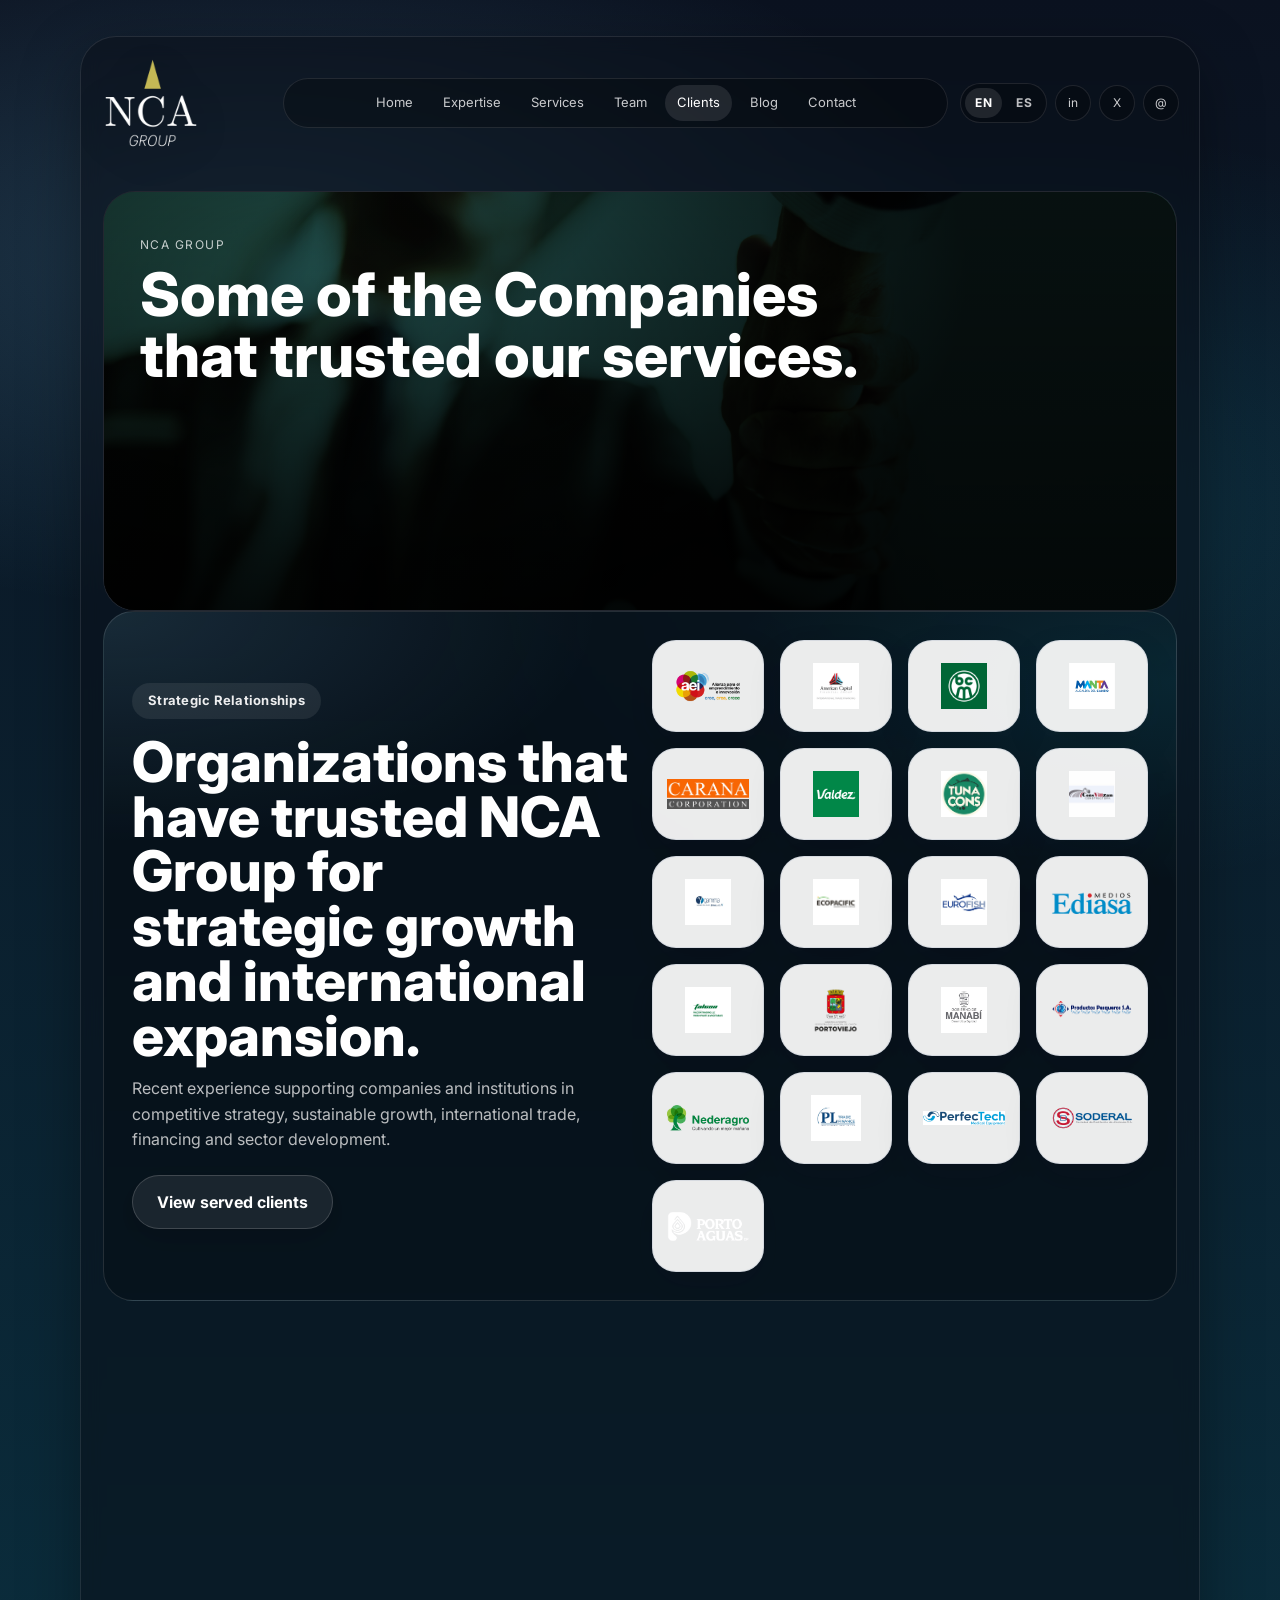
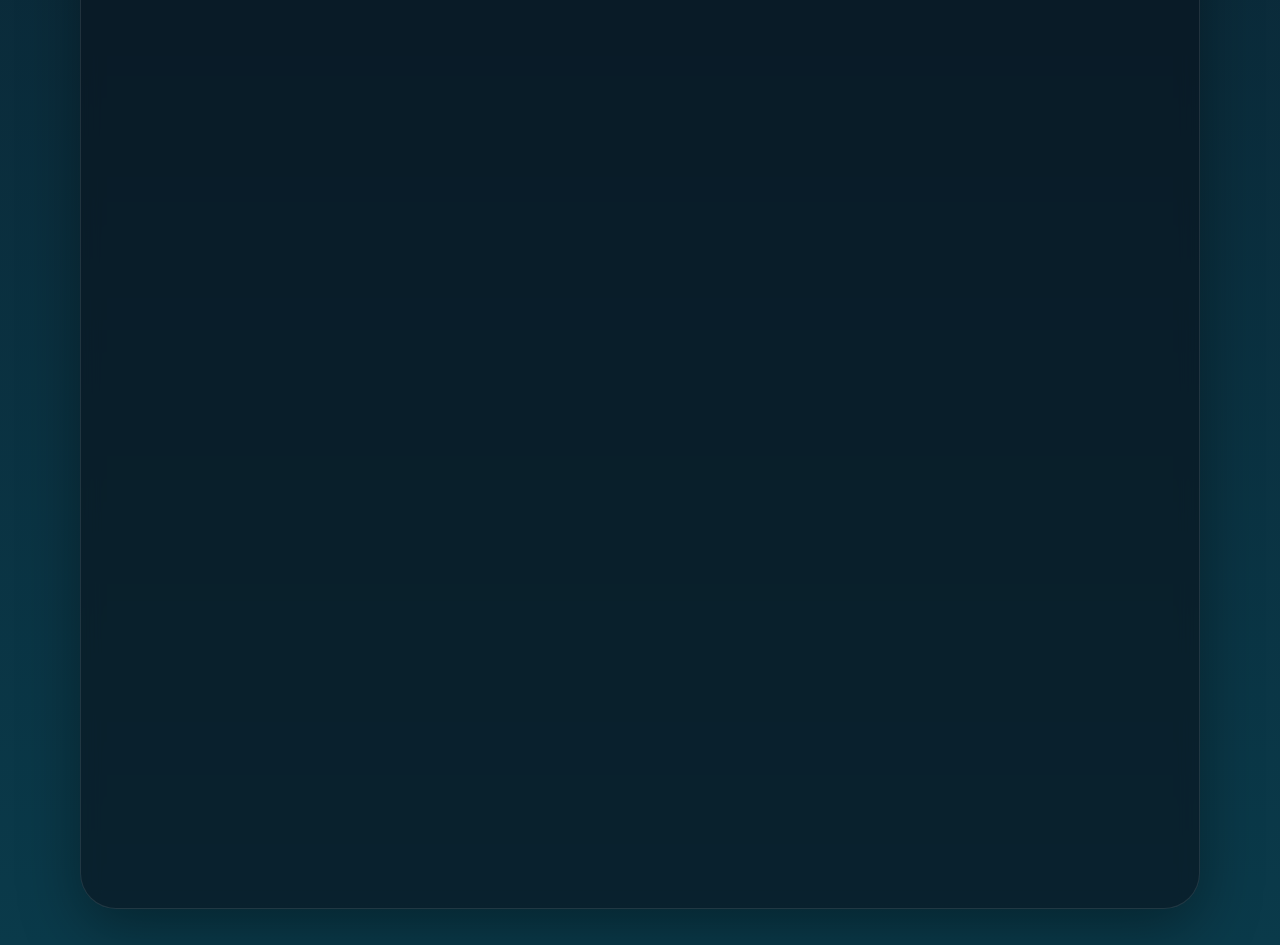
<file: clients.html>
<!doctype html>
<html lang="en">
  <head>
    <meta charset="utf-8" />
    <meta name="viewport" content="width=device-width, initial-scale=1" />
    <title>NCA GROUP | Clients</title>
    <link rel="icon" type="image/jpeg" href="assets/img/54d5aee5-4ee0-4563-89ad-f7b02073e2c0.jfif" />

    <!-- Bootstrap 5 -->
    <link href="https://cdn.jsdelivr.net/npm/bootstrap@5.3.3/dist/css/bootstrap.min.css" rel="stylesheet"/>

    <!-- Font -->
    <link rel="preconnect" href="https://fonts.googleapis.com">
    <link rel="preconnect" href="https://fonts.gstatic.com" crossorigin>
    <link href="https://fonts.googleapis.com/css2?family=Inter:wght@400;500;600;700;800&display=swap" rel="stylesheet">

    <!-- AOS -->
    <link href="https://unpkg.com/aos@2.3.4/dist/aos.css" rel="stylesheet"/>

    <style>
      :root{
        --bg1:#0b1220;
        --bg2:#0a3a4a;
        --muted: rgba(255,255,255,.72);
        --muted2: rgba(255,255,255,.55);
        --border: rgba(255,255,255,.10);
        --accent:#7dd3fc;
      }
      *{ font-family: Inter, system-ui, -apple-system, Segoe UI, Roboto, Arial, sans-serif; }
      body{
        min-height:100vh;
        background: radial-gradient(1200px 600px at 20% 10%, rgba(125,211,252,.18), transparent 60%),
                    radial-gradient(1200px 700px at 80% 20%, rgba(34,211,238,.12), transparent 55%),
                    linear-gradient(180deg, var(--bg1), var(--bg2));
        color:#fff;
      }
      a{ color:inherit; }

      .shell{
        max-width: 1120px;
        margin: 36px auto;
        border-radius: 36px;
        overflow: hidden;
        border: 1px solid var(--border);
        background: rgba(10,15,25,.55);
        backdrop-filter: blur(10px);
        box-shadow: 0 20px 60px rgba(0,0,0,.35);
      }

      /* TOPBAR */
      .topbar{
        padding: 16px 20px;
        display:flex;
        align-items:center;
        justify-content:space-between;
        gap: 12px;
      }
      .brand-logo{
        display:flex;
        align-items:center;
        min-width:170px;
      }
      .brand-logo img{
        height: 100px;
        width: auto;
        object-fit: contain;
        filter: drop-shadow(0 10px 18px rgba(0,0,0,.25));
      }
      .nav-pill{
        display:flex;
        align-items:center;
        justify-content:center;
        gap: 6px;
        padding: 6px;
        border-radius: 999px;
        border: 1px solid var(--border);
        background: rgba(0,0,0,.25);
        flex:1 1 auto;
        min-width:0;
      }
      .nav-pill a{
        text-decoration:none;
        font-size: 13px;
        padding: 8px 12px;
        border-radius: 999px;
        color: rgba(255,255,255,.78);
        white-space:nowrap;
      }
      .nav-pill a.active,
      .nav-pill a:hover{
        background: rgba(255,255,255,.10);
        color:#fff;
      }
      .topbar-actions{
        display:flex;
        align-items:center;
        justify-content:flex-end;
        gap:8px;
        flex-wrap:wrap;
      }
      .lang-switch{
        display:flex;
        align-items:center;
        gap:4px;
        padding:4px;
        border-radius:999px;
        border:1px solid var(--border);
        background: rgba(0,0,0,.25);
      }
      .lang-btn{
        border:0;
        background:transparent;
        color: rgba(255,255,255,.74);
        padding:6px 10px;
        border-radius:999px;
        font-size:12px;
        font-weight:700;
        letter-spacing:.04em;
      }
      .lang-btn.active{
        background: rgba(255,255,255,.10);
        color:#fff;
      }
      .lang-btn:focus-visible{
        outline:2px solid rgba(125,211,252,.45);
        outline-offset:2px;
      }
      .icon-btn{
        width: 36px; height: 36px;
        display:inline-flex;
        align-items:center;
        justify-content:center;
        border-radius: 999px;
        border: 1px solid var(--border);
        background: rgba(0,0,0,.25);
        text-decoration:none;
        transition: background-color .2s ease, color .2s ease, border-color .2s ease;
      }
      .icon-btn:hover{
        background: rgba(255,255,255,.10);
        color:#fff;
      }

      /* HERO */
      .hero{ padding: 22px 22px 0 22px; }
      .hero-card{
        border-radius: 32px;
        overflow: hidden;
        border: 1px solid var(--border);
        position: relative;
        min-height: 420px;
        background: #0a0f19;
      }
      .hero-card > img{
        position:absolute;
        inset:0;
        width:100%;
        height:100%;
        object-fit: cover;
        opacity: .88;
      }
      .hero-overlay{
        position:absolute;
        inset:0;
        background:
          radial-gradient(900px 520px at 20% 20%, rgba(0,0,0,.10), rgba(0,0,0,.82) 72%),
          linear-gradient(180deg, rgba(0,0,0,.12), rgba(0,0,0,.58));
      }
      .hero-content{
        position: relative;
        z-index: 2;
        padding: 44px 36px;
        max-width: 820px;
      }
      .kicker{
        font-size: 12px;
        letter-spacing:.12em;
        text-transform: uppercase;
        color: rgba(255,255,255,.75);
      }
      .hero-title{
        font-weight: 800;
        line-height: 1.02;
        font-size: clamp(38px, 5.4vw, 60px);
        margin: 10px 0 0;
      }

      /* SECTIONS */
      .section{ padding: 26px 22px; }
      .section-card{
        border-radius: 28px;
        border: 1px solid rgba(255,255,255,.12);
        background: rgba(0,0,0,.22);
        padding: 22px;
      }
      .h2{
        font-weight: 800;
        font-size: 22px;
        margin: 6px 0 0;
      }
      .p-muted{ color: var(--muted); margin:0; }

      /* CLIENT LIST */
      .list-grid{
        display:grid;
        grid-template-columns: 1fr 1fr;
        gap: 12px;
        margin-top: 14px;
      }
      .client-item{
        border-radius: 18px;
        border: 1px solid rgba(255,255,255,.10);
        background: rgba(255,255,255,.06);
        padding: 12px 14px;
        color: rgba(255,255,255,.82);
        font-size: 14px;
        line-height: 1.35;
      }
      @media (max-width: 768px){
        .list-grid{ grid-template-columns: 1fr; }
      }

      /* CLIENT SHOWCASE */
      .logo-showcase{
        border-radius: 30px;
        border: 1px solid rgba(255,255,255,.12);
        background:
          radial-gradient(900px 420px at 0% 0%, rgba(125,211,252,.14), transparent 55%),
          radial-gradient(780px 360px at 100% 10%, rgba(34,211,238,.10), transparent 58%),
          rgba(0,0,0,.22);
        color:#fff;
        padding: 28px;
        overflow:hidden;
      }
      .showcase-tag{
        display:inline-flex;
        align-items:center;
        padding: 8px 16px;
        border-radius: 999px;
        background: rgba(255,255,255,.08);
        color: rgba(255,255,255,.92);
        font-size: 13px;
        font-weight: 700;
        letter-spacing:.02em;
      }
      .showcase-title{
        margin: 16px 0 12px;
        font-size: clamp(34px, 5vw, 56px);
        line-height: .98;
        font-weight: 800;
        color:#fff;
        max-width: 560px;
      }
      .showcase-sub{
        margin:0;
        max-width: 520px;
        color: var(--muted);
        font-size: 16px;
        line-height:1.6;
      }
      .showcase-actions{
        margin-top: 22px;
      }
      .showcase-btn{
        display:inline-flex;
        align-items:center;
        justify-content:center;
        padding: 14px 24px;
        border-radius: 999px;
        border: 1px solid rgba(255,255,255,.16);
        background: rgba(255,255,255,.08);
        color:#fff;
        text-decoration:none;
        font-weight: 700;
        box-shadow: 0 10px 30px rgba(0,0,0,.12);
      }
      .showcase-btn:hover{
        color:#fff;
        background: rgba(255,255,255,.14);
      }
      .logo-wall{
        display:grid;
        grid-template-columns: repeat(4, minmax(88px, 1fr));
        gap: 16px;
        min-height: 560px;
        align-items:start;
      }
      .logo-column{
        display:flex;
        flex-direction:column;
        gap: 16px;
        animation: columnFloatUp 7.5s ease-in-out infinite alternate;
        will-change: transform;
      }
      .logo-column.reverse{
        animation-name: columnFloatDown;
      }
      .logo-column.slow{
        animation-duration: 9s;
      }
      .logo-column.fast{
        animation-duration: 6.5s;
      }
      .logo-card{
        min-height: 92px;
        border-radius: 24px;
        border: 1px solid rgba(148,163,184,.24);
        background: rgba(255,255,255,.92);
        display:flex;
        align-items:center;
        justify-content:center;
        padding: 18px 14px;
        box-shadow: 0 14px 34px rgba(15,23,42,.10);
        transition: transform .2s ease, box-shadow .2s ease;
      }
      .logo-card:hover{
        transform: translateY(-4px);
        box-shadow: 0 18px 36px rgba(15,23,42,.14);
      }
      .logo-card img{
        width: 100%;
        max-width: 92px;
        max-height: 46px;
        object-fit: contain;
        display:block;
      }
      @keyframes columnFloatUp{
        from{ transform: translateY(18px); }
        to{ transform: translateY(-18px); }
      }
      @keyframes columnFloatDown{
        from{ transform: translateY(-18px); }
        to{ transform: translateY(18px); }
      }

      /* CONTACT BOX (del PDF) */
      .contact-box{
        border-radius: 22px;
        border: 1px solid rgba(255,255,255,.12);
        background:
          radial-gradient(900px 260px at 15% 0%, rgba(125,211,252,.12), transparent 70%),
          rgba(0,0,0,.18);
        padding: 18px;
        height: 100%;
      }
      .contact-box strong{ color:#fff; font-weight:700; }
      .contact-line{ color: var(--muted); margin: 6px 0 0; }

      /* FOOTER */
      .footer{
        padding: 18px 22px 26px;
        border-top: 1px solid rgba(255,255,255,.10);
        display:flex;
        gap: 18px;
        align-items:flex-start;
        justify-content: space-between;
        flex-wrap: wrap;
        color: var(--muted2);
        font-size: 13px;
      }
      .footer strong{ color:#fff; font-weight:600; }
      .footer-brand{
        display:flex;
        gap: 12px;
        align-items:flex-start;
        max-width: 340px;
      }
      .footer-brand img{
        height: 40px;
        width: auto;
        object-fit: contain;
        filter: drop-shadow(0 10px 18px rgba(0,0,0,.18));
      }
      .footer-tagline{
        margin: 2px 0 0;
        color: rgba(255,255,255,.62);
        line-height: 1.4;
      }

      @media (prefers-reduced-motion: reduce){
        [data-aos]{
          transition: none !important;
          transform: none !important;
          opacity: 1 !important;
        }
        .logo-column{
          animation: none !important;
          transform: none !important;
        }
      }
      @media (max-width: 768px){
        .hero-content{ padding: 34px 22px; }
        .topbar{ flex-wrap: wrap; justify-content:center; }
        .brand-logo{ order: 1; width: 100%; justify-content:center; }
        .nav-pill{
          order: 2;
          width:100%;
          max-width:100%;
          flex-wrap:wrap;
          gap:8px 6px;
          border-radius:24px;
          padding:10px;
        }
        .nav-pill a{
          font-size:12px;
          padding:7px 10px;
        }
        .topbar-actions{
          order:3;
          width:100%;
          justify-content:center;
        }
        .logo-showcase{
          padding: 22px;
        }
        .logo-wall{
          grid-template-columns: repeat(3, minmax(78px, 1fr));
          min-height: 420px;
          margin-top: 16px;
        }
      }
      @media (max-width: 576px){
        .logo-wall{
          grid-template-columns: repeat(2, minmax(78px, 1fr));
          min-height: 360px;
        }
        .logo-card{
          min-height: 84px;
          border-radius: 20px;
          padding: 16px 12px;
        }
      }
    </style>
  </head>

  <body>
    <main class="shell">

      <!-- NAV -->
      <header class="topbar" data-aos="fade-down" data-aos-duration="650">
        <div class="brand-logo">
          <img src="assets/img/Logo-NCA-sin-fondo.png" alt="" />
        </div>

        <nav class="nav-pill" aria-label="Primary">
          <a href="index.html" data-i18n="nav.home">Home</a>
          <a href="expertise.html" data-i18n="nav.expertise">Expertise</a>
          <a href="services.html" data-i18n="nav.services">Services</a>
          <a href="team.html" data-i18n="nav.team">Team</a>
          <a class="active" href="clients.html" data-i18n="nav.clients">Clients</a>
          <a href="blog.html" data-i18n="nav.blog">Blog</a>
          <a href="contact.html" data-i18n="nav.contact">Contact</a>
        </nav>

        <div class="topbar-actions">
          <div class="lang-switch" role="group" aria-label="Language selector">
            <button class="lang-btn active" type="button" data-lang-toggle="en">EN</button>
            <button class="lang-btn" type="button" data-lang-toggle="es">ES</button>
          </div>
          <a class="icon-btn" href="https://www.linkedin.com/in/jos%C3%A9-fernando-navia-113b2a1/" aria-label="LinkedIn" target="_blank" rel="noreferrer"><span style="font-size:12px;opacity:.8;">in</span></a>
          <a class="icon-btn" href="http://x.com/FNavia" aria-label="X" target="_blank" rel="noreferrer"><span style="font-size:12px;opacity:.8;">X</span></a>
          <a class="icon-btn" href="mailto:josefernandonavia@gmail.com" aria-label="Email"><span style="font-size:12px;opacity:.8;">@</span></a>
        </div>
      </header>

      <!-- HERO (texto del PDF) -->
      <section class="hero">
        <div class="hero-card" data-aos="fade-up" data-aos-duration="700">
          <!-- Placeholder: imagen hero del clients -->
          <img src="assets/img/5portada-con-efecto.png" alt="Clients hero" />
          <div class="hero-overlay"></div>

          <div class="hero-content">
            <div class="kicker">NCA GROUP</div>
            <h1 class="hero-title" data-i18n="hero.title">Some of the Companies that trusted our services.</h1>
          </div>
        </div>
      </section>

      <!-- CLIENT SHOWCASE -->
      <section class="section pt-0">
        <div class="logo-showcase" data-aos="fade-up" data-aos-duration="700">
          <div class="row g-4 align-items-center">
            <div class="col-lg-6">
              <div class="showcase-tag" data-i18n="showcase.tag">Strategic Relationships</div>
              <h2 class="showcase-title" data-i18n="showcase.title">Organizations that have trusted NCA Group for strategic growth and international expansion.</h2>
              <p class="showcase-sub" data-i18n="showcase.sub">
                Recent experience supporting companies and institutions in competitive strategy, sustainable growth, international trade, financing and sector development.
              </p>
              <div class="showcase-actions">
                <a class="showcase-btn" href="#client-list" data-i18n="showcase.button">View served clients</a>
              </div>
            </div>

            <div class="col-lg-6">
              <div class="logo-wall" aria-label="Client logos showcase">
                <div class="logo-column slow">
                  <div class="logo-card"><img src="assets/img/logocliente/1.png" alt="Client logo 1"></div>
                  <div class="logo-card"><img src="assets/img/logocliente/5.jpg" alt="Client logo 5"></div>
                  <div class="logo-card"><img src="assets/img/logocliente/9.jpg" alt="Client logo 9"></div>
                  <div class="logo-card"><img src="assets/img/logocliente/13.jpg" alt="Client logo 13"></div>
                  <div class="logo-card"><img src="assets/img/logocliente/17.png" alt="Client logo 17"></div>
                  <div class="logo-card"><img src="assets/img/logocliente/22.png" alt="Client logo 22"></div>
                </div>
                <div class="logo-column reverse fast">
                  <div class="logo-card"><img src="assets/img/logocliente/2.jpg" alt="Client logo 2"></div>
                  <div class="logo-card"><img src="assets/img/logocliente/6.jpg" alt="Client logo 6"></div>
                  <div class="logo-card"><img src="assets/img/logocliente/10.jpg" alt="Client logo 10"></div>
                  <div class="logo-card"><img src="assets/img/logocliente/14.png" alt="Client logo 14"></div>
                  <div class="logo-card"><img src="assets/img/logocliente/19.png" alt="Client logo 19"></div>
                </div>
                <div class="logo-column">
                  <div class="logo-card"><img src="assets/img/logocliente/3.jpg" alt="Client logo 3"></div>
                  <div class="logo-card"><img src="assets/img/logocliente/7.png" alt="Client logo 7"></div>
                  <div class="logo-card"><img src="assets/img/logocliente/12.jpg" alt="Client logo 12"></div>
                  <div class="logo-card"><img src="assets/img/logocliente/15.jpg" alt="Client logo 15"></div>
                  <div class="logo-card"><img src="assets/img/logocliente/20.png" alt="Client logo 20"></div>
                </div>
                <div class="logo-column reverse slow">
                  <div class="logo-card"><img src="assets/img/logocliente/4.jpg" alt="Client logo 4"></div>
                  <div class="logo-card"><img src="assets/img/logocliente/8.jpg" alt="Client logo 8"></div>
                  <div class="logo-card"><img src="assets/img/logocliente/16.png" alt="Client logo 16"></div>
                  <div class="logo-card"><img src="assets/img/logocliente/23.png" alt="Client logo 23"></div>
                  <div class="logo-card"><img src="assets/img/logocliente/26.png" alt="Client logo 26"></div>
                </div>
              </div>
            </div>
          </div>
        </div>
      </section>

      <!-- LIST + CONTACT -->
      <section class="section pt-0">
        <div class="row g-3">

          <div class="col-lg-8" data-aos="fade-up" data-aos-duration="650">
            <div class="section-card" id="client-list">
              <div class="kicker" data-i18n="clients.recent">Recently served clients</div>

              <div class="list-grid">
                <div class="client-item">Alianza para el Emprendimiento y la Innovación (AEI) – Fondo Re emprende</div>
                <div class="client-item">American Capital Financial Group</div>
                <div class="client-item">Banco Comercial de Manabí</div>
                <div class="client-item">Banco Mundial – GAD Manta</div>
                <div class="client-item">CARANA Ecuador</div>
                <div class="client-item">Compañía Azucarera Valdez S.A.</div>
                <div class="client-item">Consorcio TUNACONS</div>
                <div class="client-item">Consorcio EDICOM – Zambrano</div>
                <div class="client-item">Consvillzam SA</div>
                <div class="client-item">Corporación MultiGAMMA S.A.</div>
                <div class="client-item">ECOPACIFIC SA</div>
                <div class="client-item">Empresa Pública Aguas de Manta (EPAM)</div>
                <div class="client-item">Eurofish SA</div>
                <div class="client-item">Falcon Trading, LLC</div>
                <div class="client-item">Florifrut SA</div>
                <div class="client-item">Gobierno Autónomo Descentralizado cantonal de Portoviejo</div>
                <div class="client-item">Gobierno Autónomo Descentralizado cantonal de Rocafuerte</div>
                <div class="client-item">Gobierno Autónomo Descentralizado provincial de Manabí.</div>
                <div class="client-item">Grupo de Medios EDIASA</div>
                <div class="client-item">Inter American Tropical Tuna Commission</div>
                <div class="client-item">NEDERAGRO SA</div>
                <div class="client-item">Palladium International. LLC (USAID)</div>
                <div class="client-item">PL Trade Finance</div>
                <div class="client-item">Perfectech SA</div>
                <div class="client-item">Pesquera Montecristi SA</div>
                <div class="client-item">Portoaguas EP</div>
                <div class="client-item">Product In Paradise Inc.</div>
                <div class="client-item">Productos Pesqueros Produpez SA</div>
                <div class="client-item">RADU SA</div>
                <div class="client-item">SILVERCROSS Casa de Valores</div>
                <div class="client-item">Sociedad de Destilación de Alcoholes SA, SODERAL SA</div>
                <div class="client-item">TCG Capital Merchant Banking</div>
              </div>

            </div>
          </div>

          <div class="col-lg-4" data-aos="fade-up" data-aos-duration="650" data-aos-delay="80">
            <div class="contact-box">
              <div class="kicker" data-i18n="contact.title">Contact</div>
              <div class="h2">NCA GROUP</div>

              <p class="contact-line"><strong data-i18n="contact.address">Address:</strong><br/>3055 NW 126 Ave<br/>Sunrise, FL 33323</p>
              <p class="contact-line"><strong data-i18n="contact.phone">Phone:</strong><br/>+1(954) 937 5266</p>
              <p class="contact-line"><strong data-i18n="contact.email">Email:</strong><br/>fnavia@naviaconsulting.us</p>
            </div>
          </div>

        </div>
      </section>

      <!-- FOOTER -->
      <footer class="footer" data-aos="fade-up" data-aos-duration="650">
        <div class="footer-brand">
          <img src="assets/img/Logo-NCA-sin-fondo.png" alt="NCA GROUP logo in footer" />
          <div>
            <strong>NCA GROUP</strong>
            <div class="footer-tagline" data-i18n="footer.tagline">Some of the Companies that trusted our services.</div>
          </div>
        </div>

        <div>
          <strong data-i18n="footer.office">Office</strong><br/>
          3055 NW 126 Ave, Sunrise, FL 33323
        </div>

        <div>
          <strong data-i18n="footer.contact">Contact</strong><br/>
          +1(954) 937 5266<br/>
          fnavia@naviaconsulting.us
        </div>

        <div>
          <strong data-i18n="footer.links">Links</strong><br/>
          <a href="services.html" class="text-decoration-none" data-i18n="footer.services">Services</a> &middot;
          <a href="blog.html" class="text-decoration-none" data-i18n="footer.blog">Blog</a> &middot;
          <a href="contact.html" class="text-decoration-none" data-i18n="footer.contactLink">Contact</a>
        </div>
      </footer>

    </main>

    <script src="https://cdn.jsdelivr.net/npm/bootstrap@5.3.3/dist/js/bootstrap.bundle.min.js"></script>
    <script src="https://unpkg.com/aos@2.3.4/dist/aos.js"></script>
    <script>
      const translations = {
        en: {
          pageTitle: "NCA GROUP | Clients",
          "nav.home": "Home",
          "nav.expertise": "Expertise",
          "nav.services": "Services",
          "nav.team": "Team",
          "nav.clients": "Clients",
          "nav.blog": "Blog",
          "nav.contact": "Contact",
          "hero.title": "Some of the Companies that trusted our services.",
          "showcase.tag": "Strategic Relationships",
          "showcase.title": "Organizations that have trusted NCA Group for strategic growth and international expansion.",
          "showcase.sub": "Recent experience supporting companies and institutions in competitive strategy, sustainable growth, international trade, financing and sector development.",
          "showcase.button": "View served clients",
          "clients.recent": "Recently served clients",
          "contact.title": "Contact",
          "contact.address": "Address:",
          "contact.phone": "Phone:",
          "contact.email": "Email:",
          "footer.tagline": "Some of the Companies that trusted our services.",
          "footer.office": "Office",
          "footer.contact": "Contact",
          "footer.links": "Links",
          "footer.services": "Services",
          "footer.blog": "Blog",
          "footer.contactLink": "Contact"
        },
        es: {
          pageTitle: "NCA GROUP | Clientes",
          "nav.home": "Inicio",
          "nav.expertise": "Experticia",
          "nav.services": "Servicios",
          "nav.team": "Equipo",
          "nav.clients": "Clientes",
          "nav.blog": "Blog",
          "nav.contact": "Contacto",
          "hero.title": "Algunas de las companias que confiaron en nuestros servicios.",
          "showcase.tag": "Relaciones estrategicas",
          "showcase.title": "Organizaciones que han confiado en NCA Group para crecer estrategicamente y expandirse internacionalmente.",
          "showcase.sub": "Experiencia reciente acompanando empresas e instituciones en estrategia competitiva, crecimiento sostenible, comercio internacional, financiamiento y desarrollo sectorial.",
          "showcase.button": "Ver clientes atendidos",
          "clients.recent": "Clientes atendidos recientemente",
          "contact.title": "Contacto",
          "contact.address": "Direccion:",
          "contact.phone": "Telefono:",
          "contact.email": "Correo:",
          "footer.tagline": "Algunas de las companias que confiaron en nuestros servicios.",
          "footer.office": "Oficina",
          "footer.contact": "Contacto",
          "footer.links": "Enlaces",
          "footer.services": "Servicios",
          "footer.blog": "Blog",
          "footer.contactLink": "Contacto"
        }
      };

      const languageButtons = document.querySelectorAll("[data-lang-toggle]");

      function applyLanguage(lang){
        const dictionary = translations[lang] || translations.en;

        document.documentElement.lang = lang;
        document.title = dictionary.pageTitle;

        document.querySelectorAll("[data-i18n]").forEach((element) => {
          const key = element.dataset.i18n;
          if (dictionary[key] !== undefined) {
            element.textContent = dictionary[key];
          }
        });

        languageButtons.forEach((button) => {
          const isActive = button.dataset.langToggle === lang;
          button.classList.toggle("active", isActive);
          button.setAttribute("aria-pressed", String(isActive));
        });

        try{
          localStorage.setItem("nca-group-home-lang", lang);
        }catch (error){
          // Ignore storage restrictions.
        }
      }

      const savedLanguage = (() => {
        try{
          const storedLanguage = localStorage.getItem("nca-group-home-lang");
          return translations[storedLanguage] ? storedLanguage : "en";
        }catch (error){
          return "en";
        }
      })();

      languageButtons.forEach((button) => {
        button.addEventListener("click", () => {
          applyLanguage(button.dataset.langToggle);
        });
      });

      applyLanguage(savedLanguage);

      AOS.init({ duration:650, easing:"ease-out", once:false, offset:80 });
    </script>
  </body>
</html>
</file>
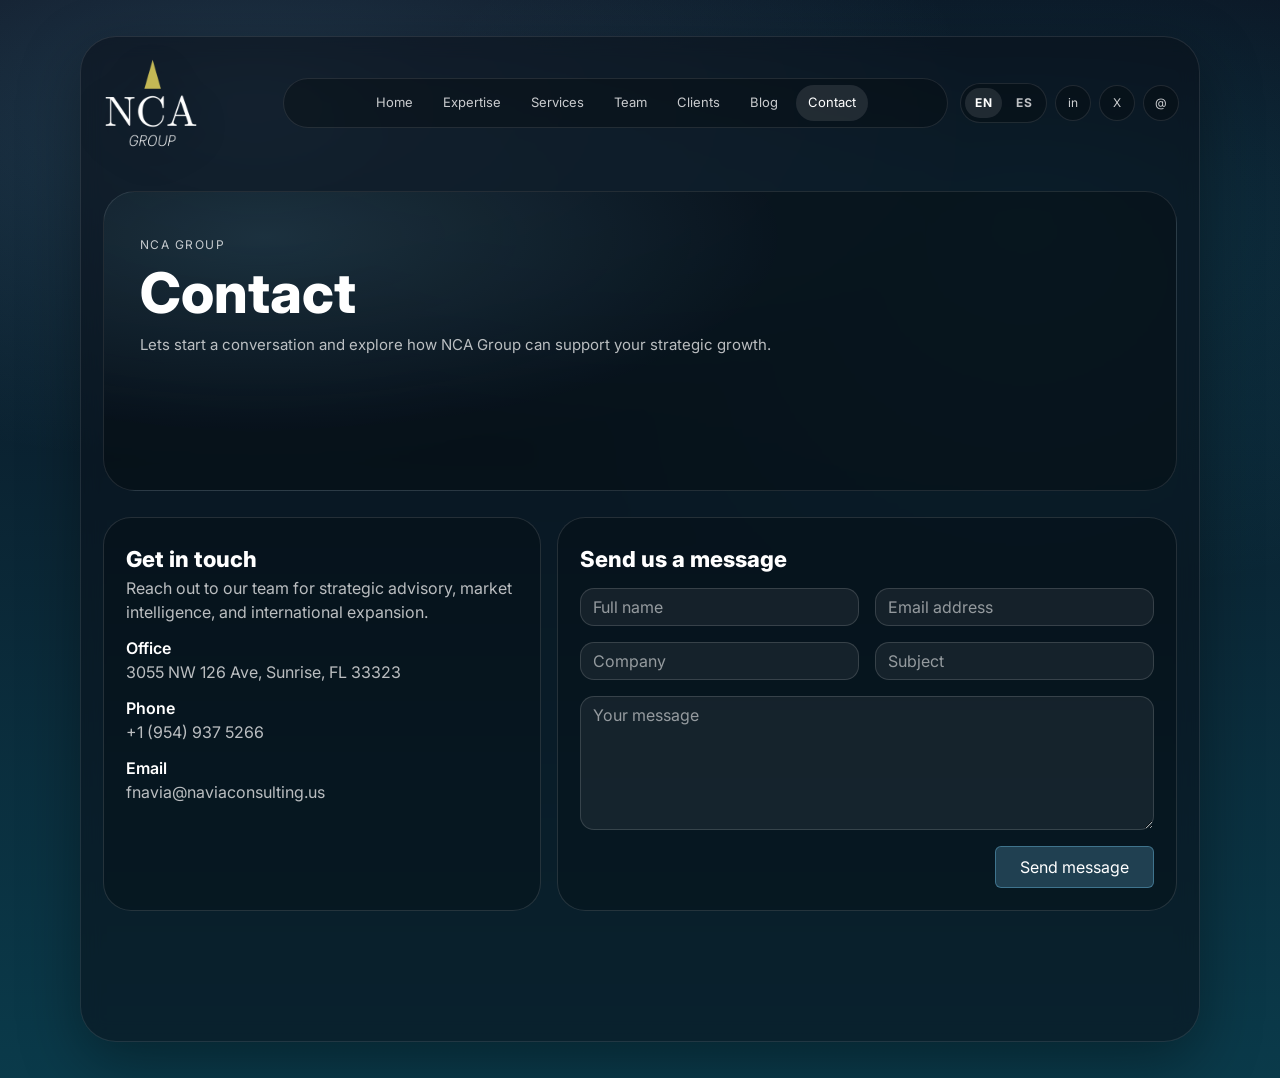
<file: contact.html>
<!doctype html>
<html lang="en">
  <head>
    <meta charset="utf-8" />
    <meta name="viewport" content="width=device-width, initial-scale=1" />
    <title>NCA GROUP | Contact</title>
    <link rel="icon" type="image/jpeg" href="assets/img/54d5aee5-4ee0-4563-89ad-f7b02073e2c0.jfif" />

    <!-- Bootstrap 5 -->
    <link href="https://cdn.jsdelivr.net/npm/bootstrap@5.3.3/dist/css/bootstrap.min.css" rel="stylesheet"/>

    <!-- Font -->
    <link rel="preconnect" href="https://fonts.googleapis.com">
    <link rel="preconnect" href="https://fonts.gstatic.com" crossorigin>
    <link href="https://fonts.googleapis.com/css2?family=Inter:wght@400;500;600;700;800&display=swap" rel="stylesheet">

    <!-- AOS -->
    <link href="https://unpkg.com/aos@2.3.4/dist/aos.css" rel="stylesheet"/>

    <style>
      :root{
        --bg1:#0b1220;
        --bg2:#0a3a4a;
        --muted: rgba(255,255,255,.72);
        --muted2: rgba(255,255,255,.55);
        --border: rgba(255,255,255,.10);
        --accent:#7dd3fc;
      }
      *{ font-family: Inter, system-ui, -apple-system, Segoe UI, Roboto, Arial, sans-serif; }
      body{
        min-height:100vh;
        background:
          radial-gradient(1200px 600px at 20% 10%, rgba(125,211,252,.18), transparent 60%),
          radial-gradient(1200px 700px at 80% 20%, rgba(34,211,238,.12), transparent 55%),
          linear-gradient(180deg, var(--bg1), var(--bg2));
        color:#fff;
      }
      a{ color:inherit; }

      .shell{
        max-width: 1120px;
        margin: 36px auto;
        border-radius: 36px;
        overflow: hidden;
        border: 1px solid var(--border);
        background: rgba(10,15,25,.55);
        backdrop-filter: blur(10px);
        box-shadow: 0 20px 60px rgba(0,0,0,.35);
      }

      /* TOPBAR */
      .topbar{
        padding: 16px 20px;
        display:flex;
        align-items:center;
        justify-content:space-between;
        gap: 12px;
      }
      .brand-logo{
        display:flex;
        align-items:center;
        min-width:170px;
      }
      .brand-logo img{
        height: 100px;
        width: auto;
        object-fit: contain;
        filter: drop-shadow(0 10px 18px rgba(0,0,0,.25));
      }
      .nav-pill{
        display:flex;
        align-items:center;
        justify-content:center;
        gap: 6px;
        padding: 6px;
        border-radius: 999px;
        border: 1px solid var(--border);
        background: rgba(0,0,0,.25);
        flex:1 1 auto;
        min-width:0;
      }
      .nav-pill a{
        text-decoration:none;
        font-size: 13px;
        padding: 8px 12px;
        border-radius: 999px;
        color: rgba(255,255,255,.78);
        white-space:nowrap;
      }
      .nav-pill a.active,
      .nav-pill a:hover{
        background: rgba(255,255,255,.10);
        color:#fff;
      }
      .topbar-actions{
        display:flex;
        align-items:center;
        justify-content:flex-end;
        gap:8px;
        flex-wrap:wrap;
      }
      .lang-switch{
        display:flex;
        align-items:center;
        gap:4px;
        padding:4px;
        border-radius:999px;
        border:1px solid var(--border);
        background: rgba(0,0,0,.25);
      }
      .lang-btn{
        border:0;
        background:transparent;
        color: rgba(255,255,255,.74);
        padding:6px 10px;
        border-radius:999px;
        font-size:12px;
        font-weight:700;
        letter-spacing:.04em;
      }
      .lang-btn.active{
        background: rgba(255,255,255,.10);
        color:#fff;
      }
      .lang-btn:focus-visible{
        outline:2px solid rgba(125,211,252,.45);
        outline-offset:2px;
      }
      .icon-btn{
        width: 36px; height: 36px;
        display:inline-flex;
        align-items:center;
        justify-content:center;
        border-radius: 999px;
        border: 1px solid var(--border);
        background: rgba(0,0,0,.25);
        text-decoration:none;
        transition: background-color .2s ease, color .2s ease, border-color .2s ease;
      }
      .icon-btn:hover{
        background: rgba(255,255,255,.10);
        color:#fff;
      }

      /* HERO */
      .hero{ padding: 22px 22px 0 22px; }
      .hero-card{
        border-radius: 32px;
        overflow: hidden;
        border: 1px solid var(--border);
        position: relative;
        min-height: 300px;
        background:
          radial-gradient(800px 300px at 15% 15%, rgba(125,211,252,.14), transparent 65%),
          rgba(0,0,0,.25);
      }
      .hero-content{
        position: relative;
        z-index: 2;
        padding: 44px 36px;
        max-width: 820px;
      }
      .kicker{
        font-size: 12px;
        letter-spacing:.12em;
        text-transform: uppercase;
        color: rgba(255,255,255,.75);
      }
      .hero-title{
        font-weight: 800;
        line-height: 1.05;
        font-size: clamp(36px, 5vw, 56px);
        margin: 10px 0 0;
      }
      .hero-sub{
        color: var(--muted);
        font-size: 15px;
        line-height: 1.6;
        margin-top: 10px;
        max-width: 640px;
      }

      /* SECTION */
      .section{ padding: 26px 22px; }
      .section-card{
        border-radius: 28px;
        border: 1px solid rgba(255,255,255,.12);
        background: rgba(0,0,0,.22);
        padding: 22px;
        height: 100%;
      }
      .h2{
        font-weight: 800;
        font-size: 22px;
        margin: 6px 0 0;
      }
      .p-muted{ color: var(--muted); margin:0; }

      /* CONTACT INFO */
      .contact-item{
        margin-top: 12px;
        color: var(--muted);
        line-height: 1.5;
      }
      .contact-item strong{
        color:#fff;
        font-weight:600;
      }

      /* FORM */
      .form-control,
      .form-select{
        background: rgba(255,255,255,.06);
        border: 1px solid rgba(255,255,255,.14);
        color:#fff;
        border-radius: 14px;
      }
      .form-control::placeholder{
        color: rgba(255,255,255,.55);
      }
      .form-control:focus{
        background: rgba(255,255,255,.08);
        color:#fff;
        border-color: rgba(125,211,252,.45);
        box-shadow: none;
      }
      .btn-accent{
        background: rgba(125,211,252,.22);
        border: 1px solid rgba(125,211,252,.35);
        color:#fff;
      }
      .btn-accent:hover{
        background: rgba(125,211,252,.30);
        color:#fff;
      }

      /* FOOTER */
      .footer{
        padding: 18px 22px 26px;
        border-top: 1px solid rgba(255,255,255,.10);
        display:flex;
        gap: 18px;
        align-items:flex-start;
        justify-content: space-between;
        flex-wrap: wrap;
        color: var(--muted2);
        font-size: 13px;
      }
      .footer strong{ color:#fff; font-weight:600; }
      .footer-brand{
        display:flex;
        gap: 12px;
        align-items:flex-start;
        max-width: 340px;
      }
      .footer-brand img{
        height: 40px;
        width: auto;
        object-fit: contain;
        filter: drop-shadow(0 10px 18px rgba(0,0,0,.18));
      }
      .footer-tagline{
        margin: 2px 0 0;
        color: rgba(255,255,255,.62);
        line-height: 1.4;
      }

      @media (max-width: 768px){
        .hero-content{ padding: 34px 22px; }
        .topbar{ flex-wrap: wrap; justify-content:center; }
        .brand-logo{ order: 1; width: 100%; justify-content:center; }
        .nav-pill{
          order: 2;
          width:100%;
          max-width:100%;
          flex-wrap:wrap;
          gap:8px 6px;
          border-radius:24px;
          padding:10px;
        }
        .nav-pill a{
          font-size:12px;
          padding:7px 10px;
        }
        .topbar-actions{
          order:3;
          width:100%;
          justify-content:center;
        }
      }
    </style>
  </head>

  <body>
    <main class="shell">

      <!-- NAV -->
      <header class="topbar" data-aos="fade-down" data-aos-duration="650">
        <div class="brand-logo">
          <img src="assets/img/Logo-NCA-sin-fondo.png" alt="NCA GROUP logo" />
        </div>

        <nav class="nav-pill" aria-label="Primary">
          <a href="index.html" data-i18n="nav.home">Home</a>
          <a href="expertise.html" data-i18n="nav.expertise">Expertise</a>
          <a href="services.html" data-i18n="nav.services">Services</a>
          <a href="team.html" data-i18n="nav.team">Team</a>
          <a href="clients.html" data-i18n="nav.clients">Clients</a>
          <a href="blog.html" data-i18n="nav.blog">Blog</a>
          <a class="active" href="contact.html" data-i18n="nav.contact">Contact</a>
        </nav>

        <div class="topbar-actions">
          <div class="lang-switch" role="group" aria-label="Language selector">
            <button class="lang-btn active" type="button" data-lang-toggle="en">EN</button>
            <button class="lang-btn" type="button" data-lang-toggle="es">ES</button>
          </div>
          <a class="icon-btn" href="https://www.linkedin.com/in/jos%C3%A9-fernando-navia-113b2a1/" aria-label="LinkedIn" target="_blank" rel="noreferrer"><span style="font-size:12px;opacity:.8;">in</span></a>
          <a class="icon-btn" href="http://x.com/FNavia" aria-label="X" target="_blank" rel="noreferrer"><span style="font-size:12px;opacity:.8;">X</span></a>
          <a class="icon-btn" href="mailto:josefernandonavia@gmail.com" aria-label="Email"><span style="font-size:12px;opacity:.8;">@</span></a>
        </div>
      </header>

      <!-- HERO -->
      <section class="hero">
        <div class="hero-card" data-aos="fade-up" data-aos-duration="700">
          <div class="hero-content">
            <div class="kicker">NCA GROUP</div>
            <h1 class="hero-title" data-i18n="hero.title">Contact</h1>
            <p class="hero-sub" data-i18n="hero.sub">
              Let’s start a conversation and explore how NCA Group can support your strategic growth.
            </p>
          </div>
        </div>
      </section>

      <!-- CONTACT CONTENT -->
      <section class="section">
        <div class="row g-3">

          <!-- INFO -->
          <div class="col-lg-5" data-aos="fade-up" data-aos-duration="650">
            <div class="section-card">
              <div class="h2" data-i18n="info.title">Get in touch</div>
              <p class="p-muted mt-1" data-i18n="info.sub">
                Reach out to our team for strategic advisory, market intelligence, and international expansion.
              </p>

              <div class="contact-item">
                <strong data-i18n="info.office">Office</strong><br/>
                3055 NW 126 Ave, Sunrise, FL 33323
              </div>

              <div class="contact-item">
                <strong data-i18n="info.phone">Phone</strong><br/>
                +1 (954) 937 5266
              </div>

              <div class="contact-item">
                <strong data-i18n="info.email">Email</strong><br/>
                fnavia@naviaconsulting.us
              </div>
            </div>
          </div>

          <!-- FORM -->
          <div class="col-lg-7" data-aos="fade-up" data-aos-duration="650" data-aos-delay="80">
            <div class="section-card">
              <div class="h2" data-i18n="form.title">Send us a message</div>

              <form class="mt-3" id="contact-form">
                <div class="row g-3">
                  <div class="col-md-6">
                    <input type="text" class="form-control" name="fullName" placeholder="Full name" data-i18n-placeholder="form.placeholder.name" required>
                  </div>
                  <div class="col-md-6">
                    <input type="email" class="form-control" name="email" placeholder="Email address" data-i18n-placeholder="form.placeholder.email" required>
                  </div>
                  <div class="col-md-6">
                    <input type="text" class="form-control" name="company" placeholder="Company" data-i18n-placeholder="form.placeholder.company">
                  </div>
                  <div class="col-md-6">
                    <input type="text" class="form-control" name="subject" placeholder="Subject" data-i18n-placeholder="form.placeholder.subject">
                  </div>
                  <div class="col-12">
                    <textarea rows="5" class="form-control" name="message" placeholder="Your message" data-i18n-placeholder="form.placeholder.message" required></textarea>
                  </div>
                  <div class="col-12 d-flex justify-content-end">
                    <button type="submit" class="btn btn-accent px-4 py-2">
                      <span data-i18n="form.button">Send message</span>
                    </button>
                  </div>
                </div>
              </form>

            </div>
          </div>

        </div>
      </section>

      <!-- FOOTER -->
      <footer class="footer" data-aos="fade-up" data-aos-duration="650">
        <div class="footer-brand">
          <img src="assets/img/Logo-NCA-sin-fondo.png" alt="NCA GROUP logo in footer" />
          <div>
            <strong>NCA GROUP</strong>
            <div class="footer-tagline" data-i18n="footer.tagline">Driving innovation to disruptive levels.</div>
          </div>
        </div>

        <div>
          <strong data-i18n="footer.office">Office</strong><br/>
          3055 NW 126 Ave, Sunrise, FL 33323
        </div>

        <div>
          <strong data-i18n="footer.contact">Contact</strong><br/>
          +1 (954) 937 5266<br/>
          fnavia@naviaconsulting.us
        </div>

        <div id="footer-links-block">
          <strong data-i18n="footer.links">Links</strong><br/>
          <a href="expertise.html" class="text-decoration-none">Expertise</a> ·
          <a href="blog.html" class="text-decoration-none" data-i18n="footer.blog">Blog</a>
        </div>
      </footer>

    </main>

    <script src="https://cdn.jsdelivr.net/npm/bootstrap@5.3.3/dist/js/bootstrap.bundle.min.js"></script>
    <script src="https://unpkg.com/aos@2.3.4/dist/aos.js"></script>
    <script>
      const languageButtons = document.querySelectorAll("[data-lang-toggle]");
      const footerLinksBlock = document.getElementById("footer-links-block");
      const contactForm = document.getElementById("contact-form");
      const translations = {
        en: {
          pageTitle: "NCA GROUP | Contact",
          "nav.home": "Home",
          "nav.expertise": "Expertise",
          "nav.services": "Services",
          "nav.team": "Team",
          "nav.clients": "Clients",
          "nav.blog": "Blog",
          "nav.contact": "Contact",
          "hero.title": "Contact",
          "hero.sub": "Lets start a conversation and explore how NCA Group can support your strategic growth.",
          "info.title": "Get in touch",
          "info.sub": "Reach out to our team for strategic advisory, market intelligence, and international expansion.",
          "info.office": "Office",
          "info.phone": "Phone",
          "info.email": "Email",
          "form.title": "Send us a message",
          "form.button": "Send message",
          "form.placeholder.name": "Full name",
          "form.placeholder.email": "Email address",
          "form.placeholder.company": "Company",
          "form.placeholder.subject": "Subject",
          "form.placeholder.message": "Your message",
          "form.defaultSubject": "Website contact message",
          "footer.tagline": "Driving innovation to disruptive levels.",
          "footer.office": "Office",
          "footer.contact": "Contact",
          "footer.links": "Links",
          "footer.expertise": "Expertise",
          "footer.blog": "Blog",
          "mail.name": "Name",
          "mail.email": "Email",
          "mail.company": "Company",
          "mail.message": "Message"
        },
        es: {
          pageTitle: "NCA GROUP | Contacto",
          "nav.home": "Inicio",
          "nav.expertise": "Expertise",
          "nav.services": "Servicios",
          "nav.team": "Equipo",
          "nav.clients": "Clientes",
          "nav.blog": "Blog",
          "nav.contact": "Contacto",
          "hero.title": "Contacto",
          "hero.sub": "Conversemos y exploremos como NCA Group puede impulsar su crecimiento estrategico.",
          "info.title": "Pongase en contacto",
          "info.sub": "Contacte a nuestro equipo para asesoria estrategica, inteligencia de mercados y expansion internacional.",
          "info.office": "Oficina",
          "info.phone": "Telefono",
          "info.email": "Correo",
          "form.title": "Envienos un mensaje",
          "form.button": "Enviar mensaje",
          "form.placeholder.name": "Nombre completo",
          "form.placeholder.email": "Correo electronico",
          "form.placeholder.company": "Empresa",
          "form.placeholder.subject": "Asunto",
          "form.placeholder.message": "Su mensaje",
          "form.defaultSubject": "Mensaje de contacto desde el sitio web",
          "footer.tagline": "Impulsando la innovacion a niveles disruptivos.",
          "footer.office": "Oficina",
          "footer.contact": "Contacto",
          "footer.links": "Enlaces",
          "footer.expertise": "Expertise",
          "footer.blog": "Blog",
          "mail.name": "Nombre",
          "mail.email": "Correo",
          "mail.company": "Empresa",
          "mail.message": "Mensaje"
        }
      };

      function applyLanguage(lang){
        const dictionary = translations[lang] || translations.en;

        document.documentElement.lang = lang;
        document.title = dictionary.pageTitle;

        document.querySelectorAll("[data-i18n]").forEach((element) => {
          const key = element.dataset.i18n;
          if (dictionary[key]) {
            element.textContent = dictionary[key];
          }
        });

        document.querySelectorAll("[data-i18n-placeholder]").forEach((element) => {
          const key = element.dataset.i18nPlaceholder;
          if (dictionary[key]) {
            element.setAttribute("placeholder", dictionary[key]);
          }
        });

        if (footerLinksBlock) {
          footerLinksBlock.innerHTML = `
            <strong>${dictionary["footer.links"]}</strong><br/>
            <a href="expertise.html" class="text-decoration-none">${dictionary["footer.expertise"]}</a> &middot;
            <a href="blog.html" class="text-decoration-none">${dictionary["footer.blog"]}</a>
          `;
        }

        languageButtons.forEach((button) => {
          const isActive = button.dataset.langToggle === lang;
          button.classList.toggle("active", isActive);
          button.setAttribute("aria-pressed", String(isActive));
        });

        try{
          localStorage.setItem("nca-group-home-lang", lang);
        }catch (error){
          // Ignore storage restrictions.
        }
      }

      const savedLanguage = (() => {
        try{
          const storedLanguage = localStorage.getItem("nca-group-home-lang");
          return translations[storedLanguage] ? storedLanguage : "en";
        }catch (error){
          return "en";
        }
      })();

      languageButtons.forEach((button) => {
        button.addEventListener("click", () => {
          applyLanguage(button.dataset.langToggle);
        });
      });

      if (contactForm) {
        contactForm.addEventListener("submit", (event) => {
          event.preventDefault();

          if (!contactForm.reportValidity()) {
            return;
          }

          const dictionary = translations[document.documentElement.lang] || translations.en;
          const formData = new FormData(contactForm);
          const fullName = String(formData.get("fullName") || "").trim();
          const email = String(formData.get("email") || "").trim();
          const company = String(formData.get("company") || "").trim();
          const subjectValue = String(formData.get("subject") || "").trim();
          const message = String(formData.get("message") || "").trim();
          const subject = subjectValue || dictionary["form.defaultSubject"];
          const bodyLines = [
            `${dictionary["mail.name"]}: ${fullName}`,
            `${dictionary["mail.email"]}: ${email}`,
            company ? `${dictionary["mail.company"]}: ${company}` : null,
            "",
            `${dictionary["mail.message"]}:`,
            message
          ].filter(Boolean);
          const mailtoHref = `mailto:josefernandonavia@gmail.com?subject=${encodeURIComponent(subject)}&body=${encodeURIComponent(bodyLines.join("\n"))}`;

          window.location.href = mailtoHref;
        });
      }

      applyLanguage(savedLanguage);

      AOS.init({ duration:650, easing:"ease-out", once:false, offset:80 });
    </script>
  </body>
</html>
</file>
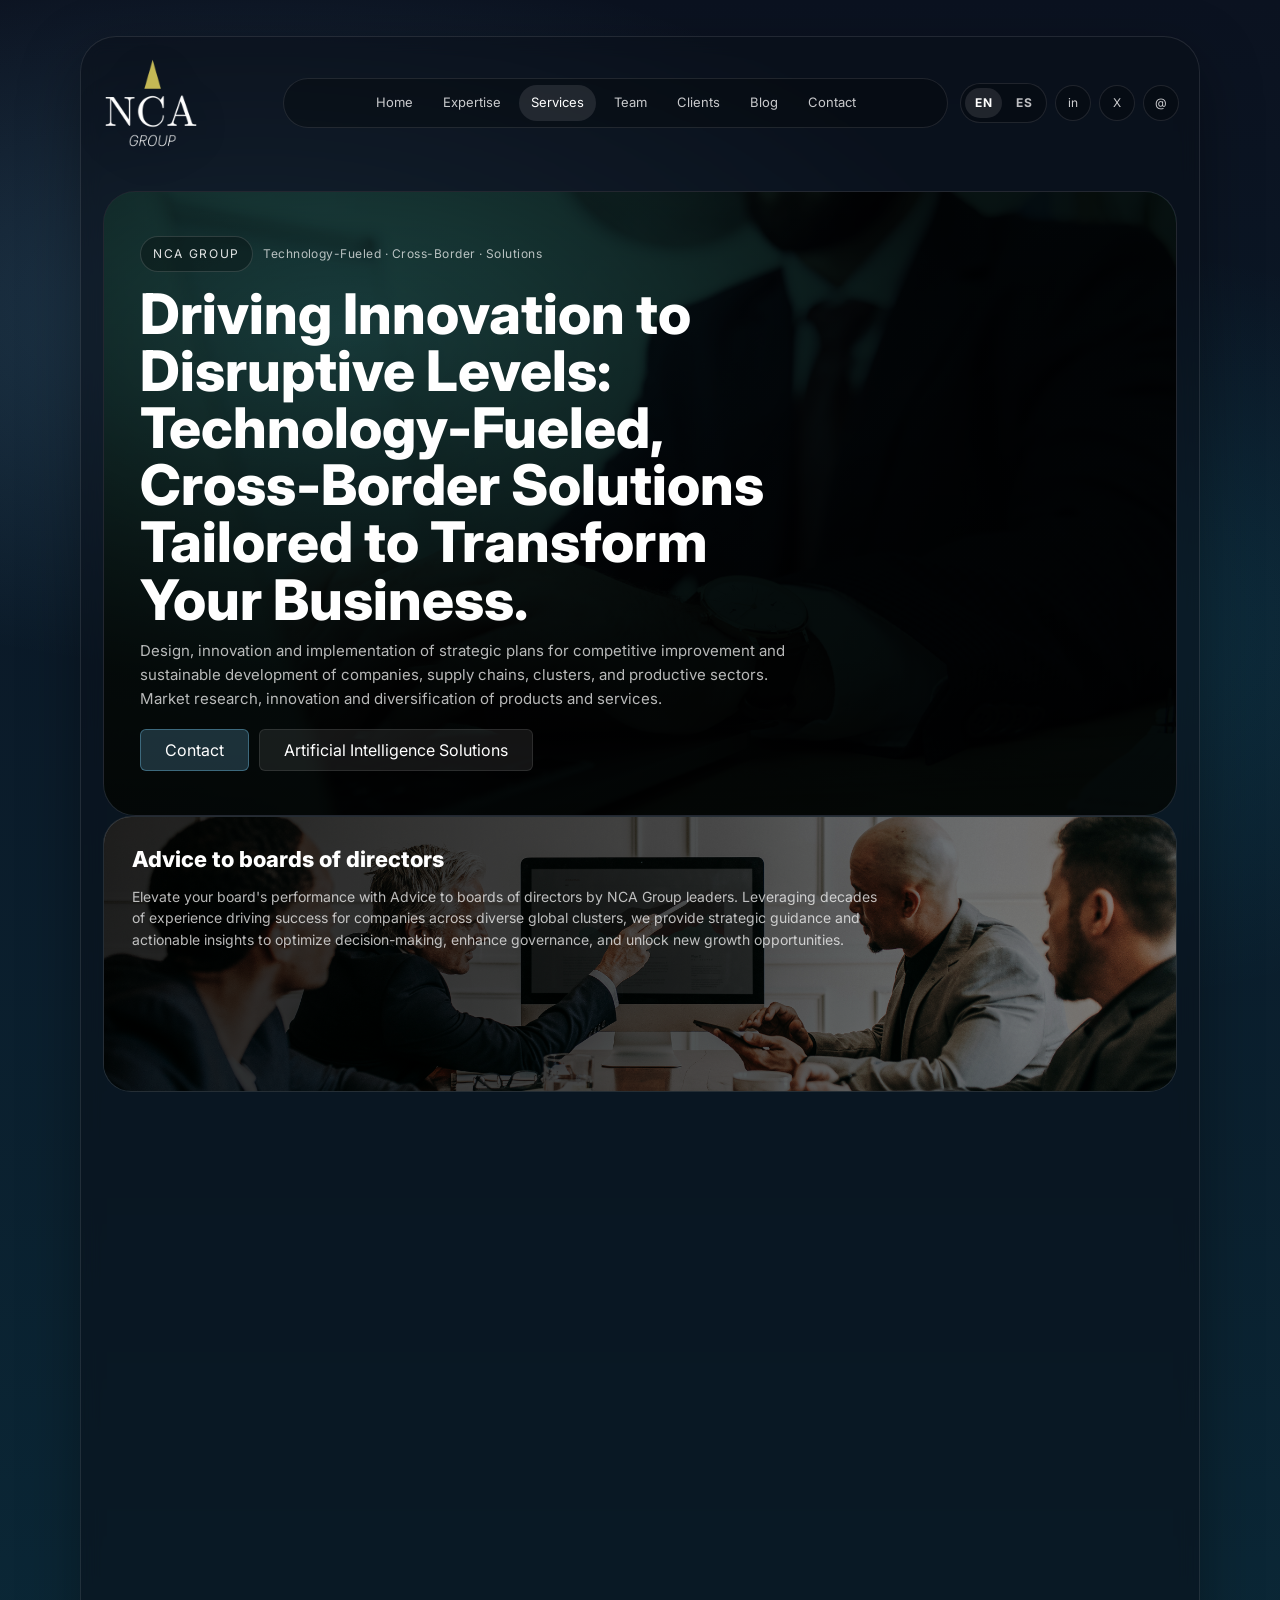
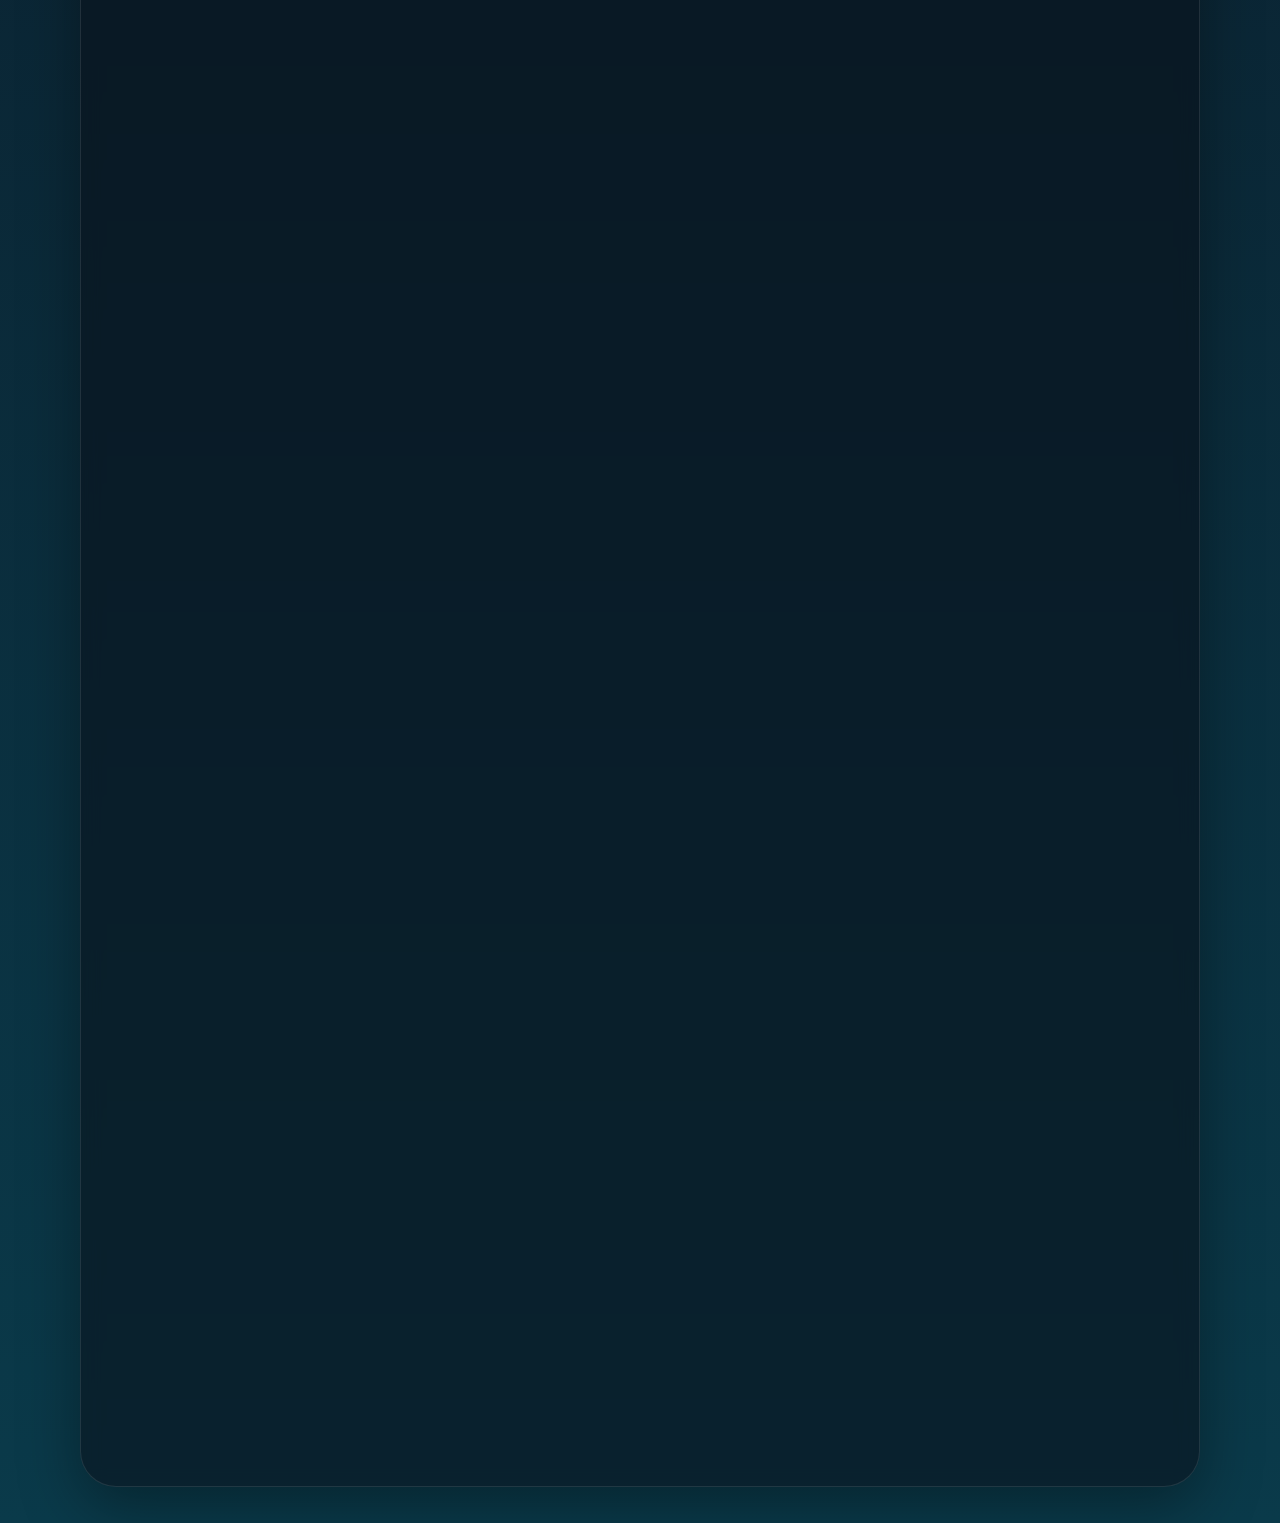
<file: services.html>
<!doctype html>
<html lang="en">
  <head>
    <meta charset="utf-8" />
    <meta name="viewport" content="width=device-width, initial-scale=1" />
    <title>NCA GROUP | Services</title>
    <link rel="icon" type="image/jpeg" href="assets/img/54d5aee5-4ee0-4563-89ad-f7b02073e2c0.jfif" />

    <!-- Bootstrap 5 -->
    <link href="https://cdn.jsdelivr.net/npm/bootstrap@5.3.3/dist/css/bootstrap.min.css" rel="stylesheet"/>

    <!-- Font -->
    <link rel="preconnect" href="https://fonts.googleapis.com">
    <link rel="preconnect" href="https://fonts.gstatic.com" crossorigin>
    <link href="https://fonts.googleapis.com/css2?family=Inter:wght@400;500;600;700;800&display=swap" rel="stylesheet">

    <!-- AOS -->
    <link href="https://unpkg.com/aos@2.3.4/dist/aos.css" rel="stylesheet"/>

    <style>
      :root{
        --bg1:#0b1220;
        --bg2:#0a3a4a;
        --muted: rgba(255,255,255,.72);
        --muted2: rgba(255,255,255,.55);
        --border: rgba(255,255,255,.10);
        --accent:#7dd3fc;
      }
      *{ font-family: Inter, system-ui, -apple-system, Segoe UI, Roboto, Arial, sans-serif; }
      body{
        min-height:100vh;
        background: radial-gradient(1200px 600px at 20% 10%, rgba(125,211,252,.18), transparent 60%),
                    radial-gradient(1200px 700px at 80% 20%, rgba(34,211,238,.12), transparent 55%),
                    linear-gradient(180deg, var(--bg1), var(--bg2));
        color:#fff;
      }
      a{ color:inherit; }

      .shell{
        max-width: 1120px;
        margin: 36px auto;
        border-radius: 36px;
        overflow: hidden;
        border: 1px solid var(--border);
        background: rgba(10,15,25,.55);
        backdrop-filter: blur(10px);
        box-shadow: 0 20px 60px rgba(0,0,0,.35);
      }

      /* TOPBAR */
      .topbar{
        padding: 16px 20px;
        display:flex;
        align-items:center;
        justify-content:space-between;
        gap: 12px;
      }
      .brand-logo{
        display:flex;
        align-items:center;
        min-width:170px;
      }
      .brand-logo img{
        height: 100px;
        width: auto;
        object-fit: contain;
        filter: drop-shadow(0 10px 18px rgba(0,0,0,.25));
      }
      .nav-pill{
        display:flex;
        align-items:center;
        justify-content:center;
        gap: 6px;
        padding: 6px;
        border-radius: 999px;
        border: 1px solid var(--border);
        background: rgba(0,0,0,.25);
        flex:1 1 auto;
        min-width:0;
      }
      .nav-pill a{
        text-decoration:none;
        font-size: 13px;
        padding: 8px 12px;
        border-radius: 999px;
        color: rgba(255,255,255,.78);
        white-space:nowrap;
      }
      .nav-pill a.active,
      .nav-pill a:hover{
        background: rgba(255,255,255,.10);
        color:#fff;
      }
      .topbar-actions{
        display:flex;
        align-items:center;
        justify-content:flex-end;
        gap:8px;
        flex-wrap:wrap;
      }
      .lang-switch{
        display:flex;
        align-items:center;
        gap:4px;
        padding:4px;
        border-radius:999px;
        border:1px solid var(--border);
        background: rgba(0,0,0,.25);
      }
      .lang-btn{
        border:0;
        background:transparent;
        color: rgba(255,255,255,.74);
        padding:6px 10px;
        border-radius:999px;
        font-size:12px;
        font-weight:700;
        letter-spacing:.04em;
      }
      .lang-btn.active{
        background: rgba(255,255,255,.10);
        color:#fff;
      }
      .lang-btn:focus-visible{
        outline:2px solid rgba(125,211,252,.45);
        outline-offset:2px;
      }
      .icon-btn{
        width: 36px; height: 36px;
        display:inline-flex;
        align-items:center;
        justify-content:center;
        border-radius: 999px;
        border: 1px solid var(--border);
        background: rgba(0,0,0,.25);
        text-decoration:none;
        transition: background-color .2s ease, color .2s ease, border-color .2s ease;
      }
      .icon-btn:hover{
        background: rgba(255,255,255,.10);
        color:#fff;
      }

      /* HERO */
      .hero{ padding: 22px 22px 0 22px; }
      .hero-card{
        border-radius: 32px;
        overflow: hidden;
        border: 1px solid var(--border);
        position: relative;
        min-height: 420px;
        background: #0a0f19;
      }
      .hero-img{
        position:absolute;
        inset:0;
        width:100%;
        height:100%;
        object-fit: cover;
        opacity: .88;
      }
      .hero-overlay{
        position:absolute;
        inset:0;
        background:
          radial-gradient(900px 520px at 22% 22%, rgba(0,0,0,.18), rgba(0,0,0,.78) 70%),
          linear-gradient(180deg, rgba(0,0,0,.18), rgba(0,0,0,.58));
      }
      .hero-content{
        position: relative;
        z-index: 2;
        padding: 44px 36px;
        max-width: 760px;
      }
      .hero-brand{
        display:flex;
        align-items:center;
        gap: 10px;
        margin-bottom: 14px;
        flex-wrap: wrap;
      }
      .hero-brand-pill{
        font-size: 12px;
        letter-spacing:.14em;
        text-transform: uppercase;
        padding: 8px 12px;
        border-radius: 999px;
        border: 1px solid rgba(255,255,255,.14);
        background: rgba(0,0,0,.28);
        color: rgba(255,255,255,.88);
      }
      .hero-brand-sub{
        font-size: 12px;
        color: rgba(255,255,255,.70);
        letter-spacing:.04em;
      }
      .hero-title{
        font-weight: 800;
        line-height: 1.02;
        font-size: clamp(36px, 5.4vw, 56px);
        margin: 10px 0 10px;
      }
      .hero-sub{
        color: var(--muted);
        font-size: 15px;
        line-height: 1.6;
        max-width: 680px;
        margin: 0;
      }
      .hero-cta{
        margin-top: 18px;
        display:flex;
        gap: 10px;
        flex-wrap: wrap;
      }
      .btn-soft{
        border: 1px solid var(--border);
        background: rgba(255,255,255,.08);
        color:#fff;
      }
      .btn-soft:hover{ background: rgba(255,255,255,.14); color:#fff; }
      .btn-accent{
        background: rgba(125,211,252,.20);
        border: 1px solid rgba(125,211,252,.35);
        color:#fff;
      }
      .btn-accent:hover{ background: rgba(125,211,252,.28); color:#fff; }

      /* SECTIONS */
      .section{ padding: 26px 22px; }
      .section-card{
        border-radius: 28px;
        border: 1px solid var(--border);
        background: rgba(0,0,0,.22);
        padding: 22px;
      }
      .kicker{
        font-size: 12px;
        letter-spacing:.12em;
        text-transform: uppercase;
        color: rgba(255,255,255,.75);
      }
      .h2{
        font-weight: 800;
        font-size: 22px;
        margin: 6px 0 0;
      }
      .p-muted{ color: var(--muted); margin:0; }

      /* SERVICE BAND (como “franjas” del PDF) */
      .band{
        border-radius: 28px;
        overflow:hidden;
        position: relative;
        border:1px solid rgba(255,255,255,.12);
        min-height: 260px;
        margin-bottom: 16px;
        background: rgba(0,0,0,.22);
      }
      .band > img{
        position:absolute;
        inset:0;
        width:100%;
        height:100%;
        object-fit:cover;
        opacity: .92;
      }
      .band-overlay{
        position:absolute;
        inset:0;
        background: linear-gradient(90deg, rgba(0,0,0,.80) 0%, rgba(0,0,0,.58) 58%, rgba(0,0,0,.28));
      }
      .band-content{
        position:relative;
        z-index:2;
        padding: 26px 28px;
        max-width: 820px;
      }
      .band-title{
        font-weight: 800;
        font-size: 22px;
        margin: 0 0 10px;
      }
      .band-text{
        color: var(--muted);
        font-size: 14px;
        line-height: 1.55;
        margin: 0;
        max-width: 760px;
      }

      /* BOARD ADVISORY (bloque especial del PDF) */
      /* ===== Advisor block (sin card, solo avatar) ===== */
      .advisor-card{
         margin-top: 18px;
         display: flex;
         gap: 14px;
         align-items: center;
         background: none;
         border: none;
         padding: 0;
      }

      .advisor-photo{
         width: clamp(72px, 8vw, 96px);
         aspect-ratio: 1 / 1;
         border-radius: 50%;
         overflow: hidden;
         border: 3px solid rgba(255,255,255,.25);
         background: rgba(255,255,255,.08);
         flex: 0 0 auto;
      }

      .advisor-photo img{
         width: 100%;
         height: 100%;
         display: block;
         object-fit: cover;
         object-position: center 20%;
      }

      .advisor-text{
        min-width: 240px;
      }
      .advisor-name{
        font-weight: 800;
        margin: 0;
        font-size: 14px;
      }
      .advisor-role{
        margin: 3px 0 0;
        color: rgba(255,255,255,.65);
        font-size: 12px;
      }

      /* AI GRID */
      .ai-wrap{
        border-radius: 28px;
        border:1px solid rgba(255,255,255,.12);
        background:
          radial-gradient(900px 260px at 15% 0%, rgba(125,211,252,.12), transparent 70%),
          rgba(0,0,0,.20);
        padding: 22px;
      }
      .ai-card{
        border-radius: 22px;
        border:1px solid rgba(255,255,255,.12);
        background: rgba(255,255,255,.06);
        padding: 16px;
        height: 100%;
      }
      .ai-card h3{
        font-size: 16px;
        font-weight: 800;
        margin: 0 0 8px;
      }
      .ai-card p{
        margin: 0;
        color: var(--muted);
        font-size: 14px;
        line-height: 1.55;
      }

      /* FOOTER */
      .footer{
        padding: 18px 22px 26px;
        border-top: 1px solid rgba(255,255,255,.10);
        display:flex;
        gap: 18px;
        align-items:flex-start;
        justify-content: space-between;
        flex-wrap: wrap;
        color: var(--muted2);
        font-size: 13px;
      }
      .footer strong{ color:#fff; font-weight:600; }
      .footer-brand{
        display:flex;
        gap: 12px;
        align-items:flex-start;
        max-width: 340px;
      }
      .footer-brand img{
        height: 40px;
        width: auto;
        object-fit: contain;
        filter: drop-shadow(0 10px 18px rgba(0,0,0,.18));
      }
      .footer-tagline{
        margin: 2px 0 0;
        color: rgba(255,255,255,.62);
        line-height: 1.4;
      }

      @media (prefers-reduced-motion: reduce){
        [data-aos]{
          transition: none !important;
          transform: none !important;
          opacity: 1 !important;
        }
      }
      @media (max-width: 768px){
        .hero-content{ padding: 34px 22px; }
        .topbar{ flex-wrap: wrap; justify-content:center; }
        .brand-logo{ order: 1; width: 100%; justify-content:center; }
        .nav-pill{
          order: 2;
          width:100%;
          max-width:100%;
          flex-wrap:wrap;
          gap:8px 6px;
          border-radius:24px;
          padding:10px;
        }
        .nav-pill a{
          font-size:12px;
          padding:7px 10px;
        }
        .topbar-actions{
          order:3;
          width:100%;
          justify-content:center;
        }
        .band-content{ padding: 22px; }
      }
    </style>
  </head>

  <body>
    <main class="shell">

      <!-- NAV -->
      <header class="topbar" data-aos="fade-down" data-aos-duration="650">
        <div class="brand-logo">
          <img src="assets/img/Logo-NCA-sin-fondo.png" alt="" />
        </div>

        <nav class="nav-pill" aria-label="Primary">
          <a href="index.html" data-i18n="nav.home">Home</a>
          <a href="expertise.html" data-i18n="nav.expertise">Expertise</a>
          <a class="active" href="services.html" data-i18n="nav.services">Services</a>
          <a href="team.html" data-i18n="nav.team">Team</a>
          <a href="clients.html" data-i18n="nav.clients">Clients</a>
          <a href="blog.html" data-i18n="nav.blog">Blog</a>
          <a href="contact.html" data-i18n="nav.contact">Contact</a>
        </nav>

        <div class="topbar-actions">
          <div class="lang-switch" role="group" aria-label="Language selector">
            <button class="lang-btn active" type="button" data-lang-toggle="en">EN</button>
            <button class="lang-btn" type="button" data-lang-toggle="es">ES</button>
          </div>
          <a class="icon-btn" href="https://www.linkedin.com/in/jos%C3%A9-fernando-navia-113b2a1/" aria-label="LinkedIn" target="_blank" rel="noreferrer"><span style="font-size:12px;opacity:.8;">in</span></a>
          <a class="icon-btn" href="http://x.com/FNavia" aria-label="X" target="_blank" rel="noreferrer"><span style="font-size:12px;opacity:.8;">X</span></a>
          <a class="icon-btn" href="mailto:josefernandonavia@gmail.com" aria-label="Email"><span style="font-size:12px;opacity:.8;">@</span></a>
        </div>
      </header>

      <!-- HERO (texto del PDF) -->
      <section class="hero">
        <div class="hero-card" data-aos="fade-up" data-aos-duration="700">
          <img class="hero-img" src="assets/img/7portada-con-efecto.png" alt="Services hero" />
          <div class="hero-overlay"></div>

          <div class="hero-content">
            <div class="hero-brand" data-aos="fade-up" data-aos-delay="100">
              <span class="hero-brand-pill">NCA GROUP</span>
              <span class="hero-brand-sub" data-i18n-html="hero.brandSub">Technology-Fueled &middot; Cross-Border &middot; Solutions</span>
            </div>

            <h1 class="hero-title" data-aos="fade-up" data-aos-delay="170" data-i18n-html="hero.title">
              Driving Innovation to Disruptive Levels:
              Technology-Fueled, Cross-Border Solutions Tailored to Transform Your Business.
            </h1>

            <p class="hero-sub" data-aos="fade-up" data-aos-delay="240" data-i18n="hero.sub">
              Design, innovation and implementation of strategic plans for competitive improvement and sustainable
              development of companies, supply chains, clusters, and productive sectors. Market research, innovation
              and diversification of products and services.
            </p>

            <div class="hero-cta" data-aos="fade-up" data-aos-delay="320">
              <a class="btn btn-accent px-4 py-2" href="contact.html" data-i18n="hero.ctaContact">Contact</a>
              <a class="btn btn-soft px-4 py-2" href="#ai" data-i18n="hero.ctaAi">Artificial Intelligence Solutions</a>
            </div>
          </div>
        </div>
      </section>

      <!-- Advice to boards of directors -->
      <section class="section pt-0">
        <div class="band" data-aos="fade-up" data-aos-duration="650">
          <img src="assets/img/board-of-director-discussing-business-growth-in-co-2023-11-27-05-01-49-utc.jpg" alt="Advice to boards of directors">
          <div class="band-overlay"></div>
          <div class="band-content">
            <div class="band-title" data-i18n="band.board.title">Advice to boards of directors</div>
            <p class="band-text" data-i18n="band.board.body">
              Elevate your board's performance with Advice to boards of directors by NCA Group leaders.
              Leveraging decades of experience driving success for companies across diverse global clusters,
              we provide strategic guidance and actionable insights to optimize decision-making, enhance governance,
              and unlock new growth opportunities.
            </p>

            <div class="advisor-card" data-aos="fade-up" data-aos-delay="120">
              <div class="advisor-photo">
                <img src="assets/img/persona1.png" alt="Meet Fernando Navia">
              </div>
              <div class="advisor-text">
                <p class="advisor-name" data-i18n="band.board.advisorName">Meet Fernando Navia,</p>
                <p class="advisor-role" data-i18n="band.board.advisorRole">Director of Board Advisory at NCA Group.</p>
              </div>
            </div>
          </div>
        </div>
      </section>

      <!-- Strategic Planning -->
      <section class="section pt-0">
        <div class="band" data-aos="fade-up" data-aos-duration="650">
          <img src="assets/img/businesswoman-working-on-laptop-in-meeting-2024-09-18-23-58-10-utc.jpg" alt="Strategic Planning">
          <div class="band-overlay"></div>
          <div class="band-content">
            <div class="band-title" data-i18n="band.strategic.title">Strategic Planning</div>
            <p class="band-text" data-i18n="band.strategic.body">
              Design, innovation and implementation of strategic plans for competitive improvement and sustainable
              development of companies, supply chains, clusters, and productive sectors. Market research, innovation
              and diversification of products and services.
            </p>
          </div>
        </div>
      </section>

      <!-- Market Analysis -->
      <section class="section pt-0">
        <div class="band" data-aos="fade-up" data-aos-duration="650">
          <img src="assets/img/business-professional-analysis-financial-data-with-2024-10-11-21-39-11-utc.jpg" alt="Market Analysis">
          <div class="band-overlay"></div>
          <div class="band-content">
            <div class="band-title" data-i18n="band.market.title">Market Analysis</div>
            <p class="band-text" data-i18n="band.market.body">
              Market and sales decisions based on expert management of business data: business intelligence platforms
              for strategic change management, and dashboards for ongoing strategic innovation.
            </p>
          </div>
        </div>
      </section>

      <!-- Operations innovation -->
      <section class="section pt-0">
        <div class="band" data-aos="fade-up" data-aos-duration="650">
          <img src="assets/img/foreman-engineer-man-control-loading-containers-bo-2024-05-27-02-39-04-utc.jpg" alt="Operations innovation">
          <div class="band-overlay"></div>
          <div class="band-content">
            <div class="band-title" data-i18n="band.operations.title">Operations innovation</div>
            <p class="band-text" data-i18n="band.operations.body">
              Applied technology for innovation, value chain transformation, delivery cost reduction, new levels of
              quality and response reliability. Supply chain innovation from sourcing to creating customer value logistics.
            </p>
          </div>
        </div>
      </section>

      <!-- From exporters to global marketers -->
      <section class="section pt-0">
        <div class="band" data-aos="fade-up" data-aos-duration="650">
          <img src="assets/img/team-meeting-with-client-online-2023-11-27-05-15-52-utc.jpg" alt="From exporters to global marketers">
          <div class="band-overlay"></div>
          <div class="band-content">
            <div class="band-title" data-i18n="band.exporters.title">From exporters to global marketers</div>
            <p class="band-text" data-i18n="band.exporters.body">
              To ensure your penetration and sales growth in international markets we provide tailored strategies,
              expert guidance, and unparalleled support. Whether you're expanding into new territories or seeking
              innovative opportunities, we're here to simplify the process and connect you with key customers,
              international finance and key resources.
            </p>
          </div>
        </div>
      </section>

      <!-- Sustainability Consulting -->
      <section class="section pt-0">
        <div class="band" data-aos="fade-up" data-aos-duration="650">
          <img src="assets/img/business-people-are-meeting-for-analysis-data-and-2023-11-27-05-36-29-utc.jpg" alt="Sustainability Consulting">
          <div class="band-overlay"></div>
          <div class="band-content">
            <div class="band-title" data-i18n="band.sustainability.title">Sustainability Consulting</div>
            <p class="band-text" data-i18n="band.sustainability.body">
              Our sustainability consulting services are designed to help businesses implement eco-friendly practices,
              optimize resources, and align with global sustainability goals. Together, we create strategies that drive
              growth while protecting our planet for future generations.
            </p>
          </div>
        </div>
      </section>

      <!-- Artificial Intelligence Solutions -->
      <section class="section pt-0" id="ai">
        <div class="ai-wrap" data-aos="fade-up" data-aos-duration="650">
          <div class="kicker" data-i18n="ai.kicker">Artificial Intelligence Solutions</div>

          <div class="row g-3 mt-2">
            <div class="col-md-6 col-lg-3" data-aos="fade-up" data-aos-delay="0">
              <div class="ai-card">
                <h3 data-i18n-html="ai.card1.title">Data Analytics &amp; Predictive Modeling</h3>
                <p data-i18n="ai.card1.body">Leverage the power of AI to gain deeper insights from your data and predict future trends.</p>
              </div>
            </div>

            <div class="col-md-6 col-lg-3" data-aos="fade-up" data-aos-delay="90">
              <div class="ai-card">
                <h3 data-i18n="ai.card2.title">Machine Learning for Automation</h3>
                <p data-i18n="ai.card2.body">Streamline your operations and improve efficiency with AI-powered automation.</p>
              </div>
            </div>

            <div class="col-md-6 col-lg-3" data-aos="fade-up" data-aos-delay="180">
              <div class="ai-card">
                <h3 data-i18n="ai.card3.title">Natural Language Processing (NLP)</h3>
                <p data-i18n="ai.card3.body">Utilize NLP techniques to analyze text data, understand customer sentiment, and enhance communication.</p>
              </div>
            </div>

            <div class="col-md-6 col-lg-3" data-aos="fade-up" data-aos-delay="270">
              <div class="ai-card">
                <h3 data-i18n="ai.card4.title">Computer Vision</h3>
                <p data-i18n="ai.card4.body">Implement computer vision solutions for image recognition, object detection, and enhanced visual analysis.</p>
              </div>
            </div>
          </div>

          <div class="mt-3 d-flex justify-content-end">
            <a class="btn btn-soft px-4 py-2" href="contact.html" data-i18n="ai.button">SEE MORE</a>
          </div>
        </div>
      </section>

      <!-- FOOTER -->
      <footer class="footer" data-aos="fade-up" data-aos-duration="650">
        <div class="footer-brand">
          <img src="assets/img/Logo-NCA-sin-fondo.png" alt="NCA GROUP logo in footer" />
          <div>
            <strong>NCA GROUP</strong>
            <div class="footer-tagline" data-i18n="footer.tagline">Driving innovation to disruptive levels.</div>
          </div>
        </div>

        <div>
          <strong data-i18n="footer.office">Office</strong><br/>
          3055 NW 126 Ave, Sunrise, FL 33323
        </div>

        <div>
          <strong data-i18n="footer.contact">Contact</strong><br/>
          +1 (954) 937 5266<br/>
          fnavia@naviaconsulting.us
        </div>

        <div>
          <strong data-i18n="footer.links">Links</strong><br/>
          <a href="expertise.html" class="text-decoration-none" data-i18n="footer.expertise">Expertise</a> &middot;
          <a href="blog.html" class="text-decoration-none" data-i18n="footer.blog">Blog</a> &middot;
          <a href="contact.html" class="text-decoration-none" data-i18n="footer.contactLink">Contact</a>
        </div>
      </footer>

    </main>

    <script src="https://cdn.jsdelivr.net/npm/bootstrap@5.3.3/dist/js/bootstrap.bundle.min.js"></script>
    <script src="https://unpkg.com/aos@2.3.4/dist/aos.js"></script>
    <script>
      const translations = {
        en: {
          pageTitle: "NCA GROUP | Services",
          "nav.home": "Home",
          "nav.expertise": "Expertise",
          "nav.services": "Services",
          "nav.team": "Team",
          "nav.clients": "Clients",
          "nav.blog": "Blog",
          "nav.contact": "Contact",
          "hero.brandSub": "Technology-Fueled &middot; Cross-Border &middot; Solutions",
          "hero.title": "Driving Innovation to Disruptive Levels:<br/>Technology-Fueled, Cross-Border Solutions Tailored to Transform Your Business.",
          "hero.sub": "Design, innovation and implementation of strategic plans for competitive improvement and sustainable development of companies, supply chains, clusters, and productive sectors. Market research, innovation and diversification of products and services.",
          "hero.ctaContact": "Contact",
          "hero.ctaAi": "Artificial Intelligence Solutions",
          "band.board.title": "Advice to boards of directors",
          "band.board.body": "Elevate your board's performance with Advice to boards of directors by NCA Group leaders. Leveraging decades of experience driving success for companies across diverse global clusters, we provide strategic guidance and actionable insights to optimize decision-making, enhance governance, and unlock new growth opportunities.",
          "band.board.advisorName": "Meet Fernando Navia,",
          "band.board.advisorRole": "Director of Board Advisory at NCA Group.",
          "band.strategic.title": "Strategic Planning",
          "band.strategic.body": "Design, innovation and implementation of strategic plans for competitive improvement and sustainable development of companies, supply chains, clusters, and productive sectors. Market research, innovation and diversification of products and services.",
          "band.market.title": "Market Analysis",
          "band.market.body": "Market and sales decisions based on expert management of business data: business intelligence platforms for strategic change management, and dashboards for ongoing strategic innovation.",
          "band.operations.title": "Operations innovation",
          "band.operations.body": "Applied technology for innovation, value chain transformation, delivery cost reduction, new levels of quality and response reliability. Supply chain innovation from sourcing to creating customer value logistics.",
          "band.exporters.title": "From exporters to global marketers",
          "band.exporters.body": "To ensure your penetration and sales growth in international markets we provide tailored strategies, expert guidance, and unparalleled support. Whether you're expanding into new territories or seeking innovative opportunities, we're here to simplify the process and connect you with key customers, international finance and key resources.",
          "band.sustainability.title": "Sustainability Consulting",
          "band.sustainability.body": "Our sustainability consulting services are designed to help businesses implement eco-friendly practices, optimize resources, and align with global sustainability goals. Together, we create strategies that drive growth while protecting our planet for future generations.",
          "ai.kicker": "Artificial Intelligence Solutions",
          "ai.card1.title": "Data Analytics &amp; Predictive Modeling",
          "ai.card1.body": "Leverage the power of AI to gain deeper insights from your data and predict future trends.",
          "ai.card2.title": "Machine Learning for Automation",
          "ai.card2.body": "Streamline your operations and improve efficiency with AI-powered automation.",
          "ai.card3.title": "Natural Language Processing (NLP)",
          "ai.card3.body": "Utilize NLP techniques to analyze text data, understand customer sentiment, and enhance communication.",
          "ai.card4.title": "Computer Vision",
          "ai.card4.body": "Implement computer vision solutions for image recognition, object detection, and enhanced visual analysis.",
          "ai.button": "SEE MORE",
          "footer.tagline": "Driving innovation to disruptive levels.",
          "footer.office": "Office",
          "footer.contact": "Contact",
          "footer.links": "Links",
          "footer.expertise": "Expertise",
          "footer.blog": "Blog",
          "footer.contactLink": "Contact"
        },
        es: {
          pageTitle: "NCA GROUP | Servicios",
          "nav.home": "Inicio",
          "nav.expertise": "Experticia",
          "nav.services": "Servicios",
          "nav.team": "Equipo",
          "nav.clients": "Clientes",
          "nav.blog": "Blog",
          "nav.contact": "Contacto",
          "hero.brandSub": "Soluciones &middot; Transfronterizas &middot; Impulsadas por tecnologia",
          "hero.title": "Impulsando la innovacion a niveles disruptivos:<br/>soluciones transfronterizas e impulsadas por tecnologia para transformar su negocio.",
          "hero.sub": "Diseno, innovacion e implementacion de planes estrategicos para la mejora competitiva y el desarrollo sostenible de empresas, cadenas de suministro, clusters y sectores productivos. Investigacion de mercados, innovacion y diversificacion de productos y servicios.",
          "hero.ctaContact": "Contacto",
          "hero.ctaAi": "Soluciones de inteligencia artificial",
          "band.board.title": "Asesoria para juntas directivas",
          "band.board.body": "Eleve el desempeno de su junta directiva con la asesoria para juntas directivas de los lideres de NCA Group. Aprovechando decadas de experiencia impulsando el exito de empresas en diversos clusters globales, brindamos orientacion estrategica e informacion accionable para optimizar la toma de decisiones, fortalecer la gobernanza y abrir nuevas oportunidades de crecimiento.",
          "band.board.advisorName": "Conozca a Fernando Navia,",
          "band.board.advisorRole": "Director de asesoria para juntas directivas en NCA Group.",
          "band.strategic.title": "Planificacion estrategica",
          "band.strategic.body": "Diseno, innovacion e implementacion de planes estrategicos para la mejora competitiva y el desarrollo sostenible de empresas, cadenas de suministro, clusters y sectores productivos. Investigacion de mercados, innovacion y diversificacion de productos y servicios.",
          "band.market.title": "Analisis de mercado",
          "band.market.body": "Decisiones comerciales y de ventas basadas en una gestion experta de datos empresariales: plataformas de inteligencia de negocios para la gestion estrategica del cambio y tableros para la innovacion estrategica continua.",
          "band.operations.title": "Innovacion operativa",
          "band.operations.body": "Tecnologia aplicada para la innovacion, transformacion de la cadena de valor, reduccion de costos de entrega y nuevos niveles de calidad y confiabilidad de respuesta. Innovacion en la cadena de suministro desde el abastecimiento hasta la logistica de creacion de valor para el cliente.",
          "band.exporters.title": "De exportadores a comercializadores globales",
          "band.exporters.body": "Para asegurar su penetracion y crecimiento de ventas en mercados internacionales, ofrecemos estrategias a la medida, orientacion experta y un apoyo sobresaliente. Ya sea que se expanda a nuevos territorios o busque oportunidades innovadoras, estamos aqui para simplificar el proceso y conectarlo con clientes clave, financiamiento internacional y recursos clave.",
          "band.sustainability.title": "Consultoria en sostenibilidad",
          "band.sustainability.body": "Nuestros servicios de consultoria en sostenibilidad estan disenados para ayudar a las empresas a implementar practicas responsables con el medio ambiente, optimizar recursos y alinearse con objetivos globales de sostenibilidad. Juntos creamos estrategias que impulsan el crecimiento mientras protegemos el planeta para las futuras generaciones.",
          "ai.kicker": "Soluciones de inteligencia artificial",
          "ai.card1.title": "Analitica de datos y modelado predictivo",
          "ai.card1.body": "Aproveche el poder de la IA para obtener conocimientos mas profundos de sus datos y anticipar tendencias futuras.",
          "ai.card2.title": "Aprendizaje automatico para automatizacion",
          "ai.card2.body": "Agilice sus operaciones y mejore la eficiencia con automatizacion impulsada por IA.",
          "ai.card3.title": "Procesamiento de lenguaje natural (NLP)",
          "ai.card3.body": "Utilice tecnicas de NLP para analizar datos de texto, comprender el sentimiento del cliente y mejorar la comunicacion.",
          "ai.card4.title": "Vision por computadora",
          "ai.card4.body": "Implemente soluciones de vision por computadora para reconocimiento de imagenes, deteccion de objetos y analisis visual avanzado.",
          "ai.button": "VER MAS",
          "footer.tagline": "Impulsando la innovacion a niveles disruptivos.",
          "footer.office": "Oficina",
          "footer.contact": "Contacto",
          "footer.links": "Enlaces",
          "footer.expertise": "Experticia",
          "footer.blog": "Blog",
          "footer.contactLink": "Contacto"
        }
      };

      const languageButtons = document.querySelectorAll("[data-lang-toggle]");

      function applyLanguage(lang){
        const dictionary = translations[lang] || translations.en;

        document.documentElement.lang = lang;
        document.title = dictionary.pageTitle;

        document.querySelectorAll("[data-i18n]").forEach((element) => {
          const key = element.dataset.i18n;
          if (dictionary[key]) {
            element.textContent = dictionary[key];
          }
        });

        document.querySelectorAll("[data-i18n-html]").forEach((element) => {
          const key = element.dataset.i18nHtml;
          if (dictionary[key]) {
            element.innerHTML = dictionary[key];
          }
        });

        languageButtons.forEach((button) => {
          const isActive = button.dataset.langToggle === lang;
          button.classList.toggle("active", isActive);
          button.setAttribute("aria-pressed", String(isActive));
        });

        try{
          localStorage.setItem("nca-group-home-lang", lang);
        }catch (error){
          // Ignore storage restrictions.
        }
      }

      const savedLanguage = (() => {
        try{
          const storedLanguage = localStorage.getItem("nca-group-home-lang");
          return translations[storedLanguage] ? storedLanguage : "en";
        }catch (error){
          return "en";
        }
      })();

      languageButtons.forEach((button) => {
        button.addEventListener("click", () => {
          applyLanguage(button.dataset.langToggle);
        });
      });

      applyLanguage(savedLanguage);

      AOS.init({ duration:650, easing:"ease-out", once:false, offset:80 });
    </script>
  </body>
</html>
</file>
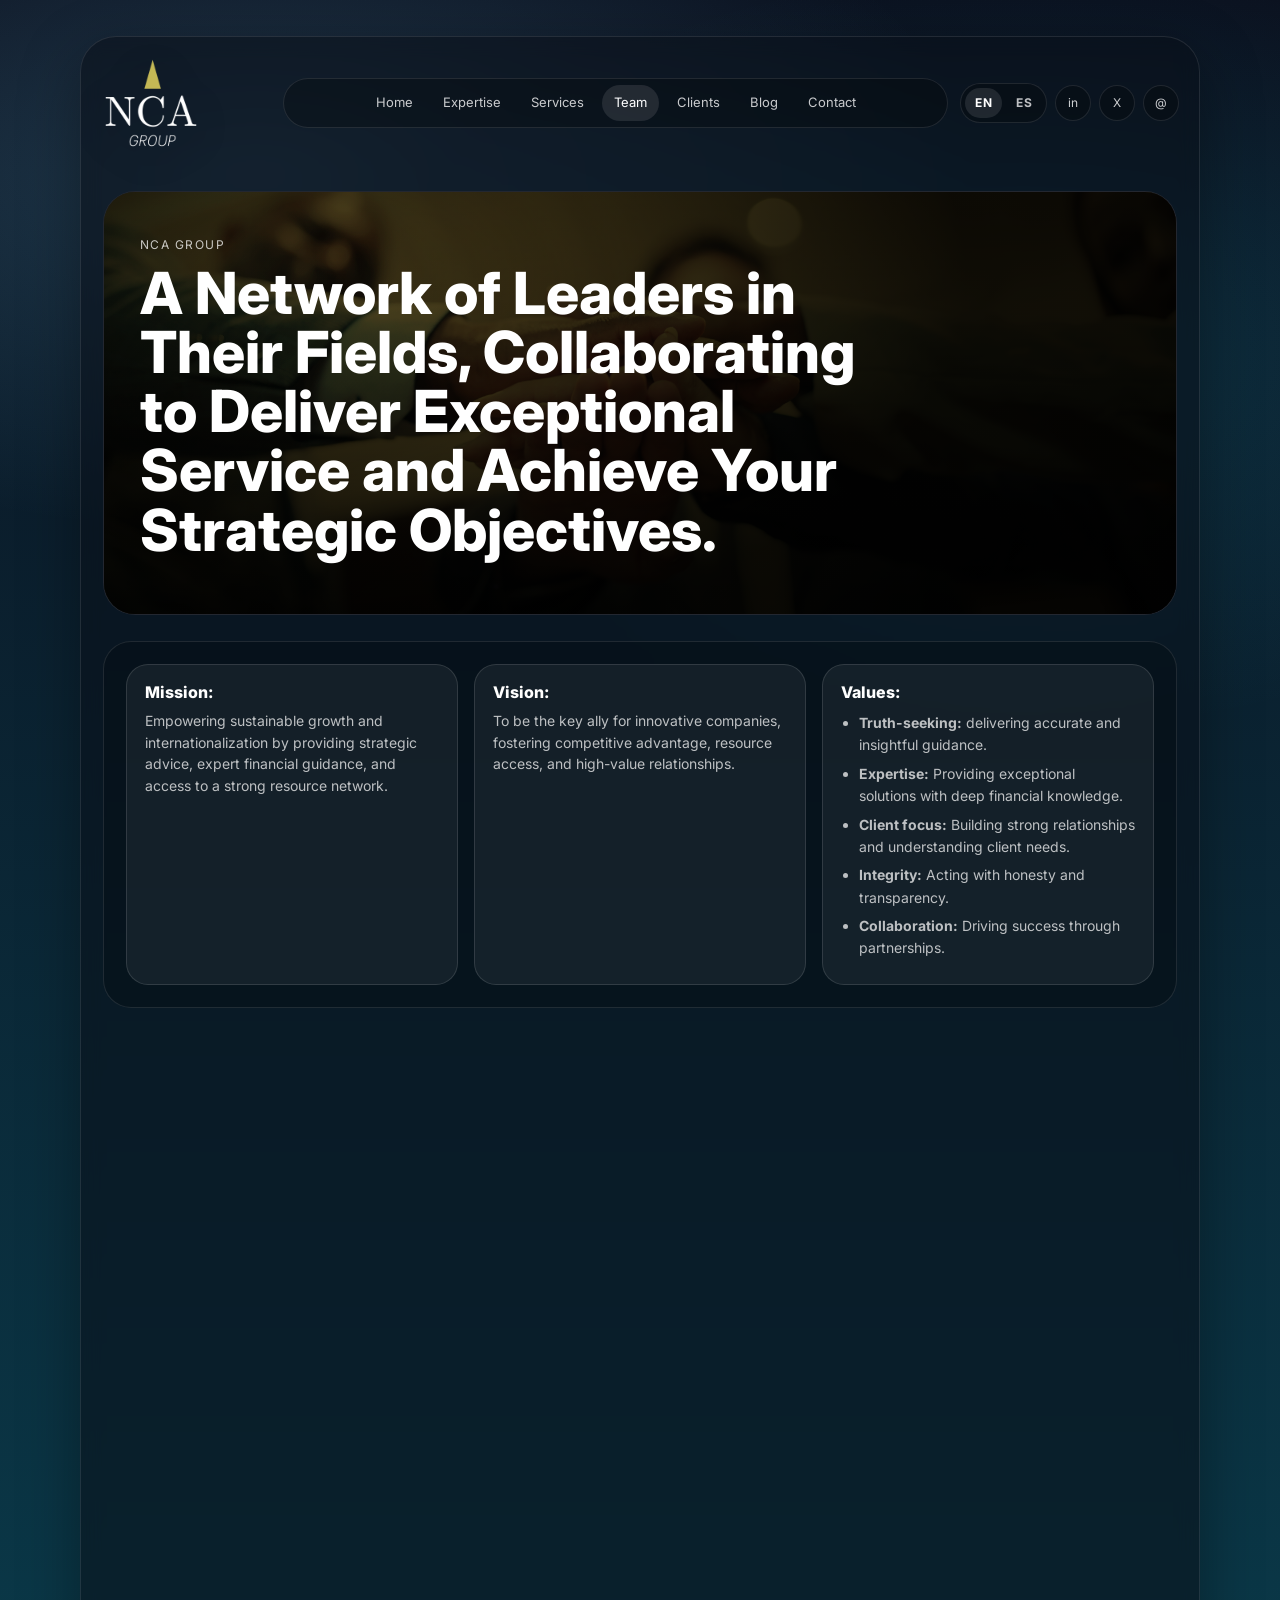
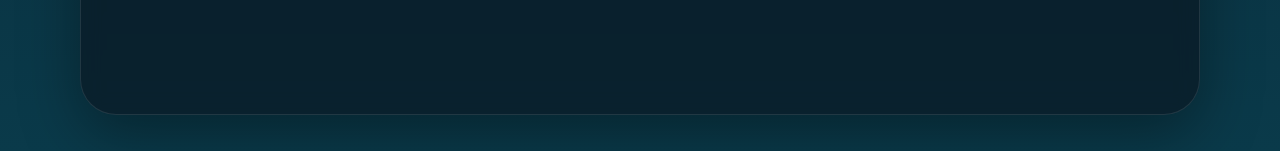
<file: team.html>
<!doctype html>
<html lang="en">
  <head>
    <meta charset="utf-8" />
    <meta name="viewport" content="width=device-width, initial-scale=1" />
    <title>NCA GROUP | Team</title>
    <link rel="icon" type="image/jpeg" href="assets/img/54d5aee5-4ee0-4563-89ad-f7b02073e2c0.jfif" />

    <!-- Bootstrap 5 -->
    <link href="https://cdn.jsdelivr.net/npm/bootstrap@5.3.3/dist/css/bootstrap.min.css" rel="stylesheet"/>

    <!-- Font -->
    <link rel="preconnect" href="https://fonts.googleapis.com">
    <link rel="preconnect" href="https://fonts.gstatic.com" crossorigin>
    <link href="https://fonts.googleapis.com/css2?family=Inter:wght@400;500;600;700;800&display=swap" rel="stylesheet">

    <!-- AOS -->
    <link href="https://unpkg.com/aos@2.3.4/dist/aos.css" rel="stylesheet"/>

    <style>
      :root{
        --bg1:#0b1220;
        --bg2:#0a3a4a;
        --muted: rgba(255,255,255,.72);
        --muted2: rgba(255,255,255,.55);
        --border: rgba(255,255,255,.10);
        --accent:#7dd3fc;
      }
      *{ font-family: Inter, system-ui, -apple-system, Segoe UI, Roboto, Arial, sans-serif; }
      body{
        min-height:100vh;
        background: radial-gradient(1200px 600px at 20% 10%, rgba(125,211,252,.18), transparent 60%),
                    radial-gradient(1200px 700px at 80% 20%, rgba(34,211,238,.12), transparent 55%),
                    linear-gradient(180deg, var(--bg1), var(--bg2));
        color:#fff;
      }
      a{ color:inherit; }

      .shell{
        max-width: 1120px;
        margin: 36px auto;
        border-radius: 36px;
        overflow: hidden;
        border: 1px solid var(--border);
        background: rgba(10,15,25,.55);
        backdrop-filter: blur(10px);
        box-shadow: 0 20px 60px rgba(0,0,0,.35);
      }

      /* TOPBAR */
      .topbar{
        padding: 16px 20px;
        display:flex;
        align-items:center;
        justify-content:space-between;
        gap: 12px;
      }
      .brand-logo{
        display:flex;
        align-items:center;
        min-width:170px;
      }
      .brand-logo img{
        height: 100px;
        width: auto;
        object-fit: contain;
        filter: drop-shadow(0 10px 18px rgba(0,0,0,.25));
      }
      .nav-pill{
        display:flex;
        align-items:center;
        justify-content:center;
        gap: 6px;
        padding: 6px;
        border-radius: 999px;
        border: 1px solid var(--border);
        background: rgba(0,0,0,.25);
        flex:1 1 auto;
        min-width:0;
      }
      .nav-pill a{
        text-decoration:none;
        font-size: 13px;
        padding: 8px 12px;
        border-radius: 999px;
        color: rgba(255,255,255,.78);
        white-space:nowrap;
      }
      .nav-pill a.active,
      .nav-pill a:hover{
        background: rgba(255,255,255,.10);
        color:#fff;
      }
      .topbar-actions{
        display:flex;
        align-items:center;
        justify-content:flex-end;
        gap:8px;
        flex-wrap:wrap;
      }
      .lang-switch{
        display:flex;
        align-items:center;
        gap:4px;
        padding:4px;
        border-radius:999px;
        border:1px solid var(--border);
        background: rgba(0,0,0,.25);
      }
      .lang-btn{
        border:0;
        background:transparent;
        color: rgba(255,255,255,.74);
        padding:6px 10px;
        border-radius:999px;
        font-size:12px;
        font-weight:700;
        letter-spacing:.04em;
      }
      .lang-btn.active{
        background: rgba(255,255,255,.10);
        color:#fff;
      }
      .lang-btn:focus-visible{
        outline:2px solid rgba(125,211,252,.45);
        outline-offset:2px;
      }
      .icon-btn{
        width: 36px; height: 36px;
        display:inline-flex;
        align-items:center;
        justify-content:center;
        border-radius: 999px;
        border: 1px solid var(--border);
        background: rgba(0,0,0,.25);
        text-decoration:none;
        transition: background-color .2s ease, color .2s ease, border-color .2s ease;
      }
      .icon-btn:hover{
        background: rgba(255,255,255,.10);
        color:#fff;
      }

      /* HERO */
      .hero{ padding: 22px 22px 0 22px; }
      .hero-card{
        border-radius: 32px;
        overflow: hidden;
        border: 1px solid var(--border);
        position: relative;
        min-height: 420px;
        background: #0a0f19;
      }
      .hero-card > img{
        position:absolute;
        inset:0;
        width:100%;
        height:100%;
        object-fit: cover;
        opacity: .90;
      }
      .hero-overlay{
        position:absolute;
        inset:0;
        background:
          radial-gradient(900px 520px at 20% 20%, rgba(0,0,0,.10), rgba(0,0,0,.82) 72%),
          linear-gradient(180deg, rgba(0,0,0,.12), rgba(0,0,0,.55));
      }
      .hero-content{
        position: relative;
        z-index: 2;
        padding: 44px 36px;
        max-width: 820px;
      }
      .kicker{
        font-size: 12px;
        letter-spacing:.12em;
        text-transform: uppercase;
        color: rgba(255,255,255,.75);
      }
      .hero-title{
        font-weight: 800;
        line-height: 1.02;
        font-size: clamp(36px, 5.4vw, 58px);
        margin: 10px 0 10px;
      }
      .hero-sub{
        color: var(--muted);
        font-size: 15px;
        line-height: 1.6;
        margin: 0;
        max-width: 760px;
      }

      /* SECTIONS */
      .section{ padding: 26px 22px; }
      .section-card{
        border-radius: 28px;
        border: 1px solid var(--border);
        background: rgba(0,0,0,.22);
        padding: 22px;
      }
      .h2{
        font-weight: 800;
        font-size: 22px;
        margin: 6px 0 0;
      }
      .p-muted{ color: var(--muted); margin:0; }

      /* Mission / Vision / Values */
      .mv-card{
        border-radius: 22px;
        border: 1px solid rgba(255,255,255,.12);
        background: rgba(255,255,255,.06);
        padding: 18px;
        height: 100%;
      }
      .mv-card h3{
        font-size: 16px;
        font-weight: 800;
        margin: 0 0 8px;
      }
      .mv-card p{
        color: var(--muted);
        font-size: 14px;
        line-height: 1.55;
        margin: 0;
      }

      .values-list{
        margin: 10px 0 0;
        padding-left: 18px;
        color: var(--muted);
        font-size: 14px;
        line-height: 1.6;
      }
      .values-list li{ margin: 6px 0; }

      /* TEAM GRID */
      .team-wrap{
        border-radius: 28px;
        border:1px solid rgba(255,255,255,.12);
        background:
          radial-gradient(900px 260px at 15% 0%, rgba(125,211,252,.12), transparent 70%),
          rgba(0,0,0,.20);
        padding: 22px;
      }
      .member-card{
        border-radius: 24px;
        border:1px solid rgba(255,255,255,.12);
        background: rgba(255,255,255,.06);
        padding: 16px;
        height: 100%;
        text-align: center;
      }
      .avatar{
        width: clamp(86px, 10vw, 120px);
        aspect-ratio: 1 / 1;
        border-radius: 50%;
        overflow: hidden;
        border: 3px solid rgba(255,255,255,.25);
        background: rgba(255,255,255,.08);
        margin: 6px auto 12px;
      }
      .avatar img{
        width: 100%;
        height: 100%;
        display:block;
        object-fit: cover;
        object-position: center 20%;
      }
      .member-name{
        font-weight: 800;
        margin: 0;
        font-size: 14px;
        line-height: 1.25;
      }

      /* FOOTER */
      .footer{
        padding: 18px 22px 26px;
        border-top: 1px solid rgba(255,255,255,.10);
        display:flex;
        gap: 18px;
        align-items:flex-start;
        justify-content: space-between;
        flex-wrap: wrap;
        color: var(--muted2);
        font-size: 13px;
      }
      .footer strong{ color:#fff; font-weight:600; }
      .footer-brand{
        display:flex;
        gap: 12px;
        align-items:flex-start;
        max-width: 340px;
      }
      .footer-brand img{
        height: 40px;
        width: auto;
        object-fit: contain;
        filter: drop-shadow(0 10px 18px rgba(0,0,0,.18));
      }
      .footer-tagline{
        margin: 2px 0 0;
        color: rgba(255,255,255,.62);
        line-height: 1.4;
      }

      @media (prefers-reduced-motion: reduce){
        [data-aos]{
          transition: none !important;
          transform: none !important;
          opacity: 1 !important;
        }
      }
      @media (max-width: 768px){
        .hero-content{ padding: 34px 22px; }
        .topbar{ flex-wrap: wrap; justify-content:center; }
        .brand-logo{ order: 1; width: 100%; justify-content:center; }
        .nav-pill{
          order: 2;
          width:100%;
          max-width:100%;
          flex-wrap:wrap;
          gap:8px 6px;
          border-radius:24px;
          padding:10px;
        }
        .nav-pill a{
          font-size:12px;
          padding:7px 10px;
        }
        .topbar-actions{
          order:3;
          width:100%;
          justify-content:center;
        }
      }
    </style>
  </head>

  <body>
    <main class="shell">

      <!-- NAV -->
      <header class="topbar" data-aos="fade-down" data-aos-duration="650">
        <div class="brand-logo">
          <img src="assets/img/Logo-NCA-sin-fondo.png" alt="" />
        </div>

        <nav class="nav-pill" aria-label="Primary">
          <a href="index.html" data-i18n="nav.home">Home</a>
          <a href="expertise.html" data-i18n="nav.expertise">Expertise</a>
          <a href="services.html" data-i18n="nav.services">Services</a>
          <a class="active" href="team.html" data-i18n="nav.team">Team</a>
          <a href="clients.html" data-i18n="nav.clients">Clients</a>
          <a href="blog.html" data-i18n="nav.blog">Blog</a>
          <a href="contact.html" data-i18n="nav.contact">Contact</a>
        </nav>

        <div class="topbar-actions">
          <div class="lang-switch" role="group" aria-label="Language selector">
            <button class="lang-btn active" type="button" data-lang-toggle="en">EN</button>
            <button class="lang-btn" type="button" data-lang-toggle="es">ES</button>
          </div>
          <a class="icon-btn" href="https://www.linkedin.com/in/jos%C3%A9-fernando-navia-113b2a1/" aria-label="LinkedIn" target="_blank" rel="noreferrer"><span style="font-size:12px;opacity:.8;">in</span></a>
          <a class="icon-btn" href="http://x.com/FNavia" aria-label="X" target="_blank" rel="noreferrer"><span style="font-size:12px;opacity:.8;">X</span></a>
          <a class="icon-btn" href="mailto:josefernandonavia@gmail.com" aria-label="Email"><span style="font-size:12px;opacity:.8;">@</span></a>
        </div>
      </header>

      <!-- HERO (texto del PDF) -->
      <section class="hero">
        <div class="hero-card" data-aos="fade-up" data-aos-duration="700">
          <!-- Placeholder: reemplaza por imagen del banner del Team -->
          <img src="assets/img/4portada-con-efecto.png" alt="Team hero" />
          <div class="hero-overlay"></div>

          <div class="hero-content">
            <div class="kicker">NCA GROUP</div>
            <h1 class="hero-title" data-i18n="hero.title">
              A Network of Leaders in Their Fields, Collaborating to Deliver Exceptional Service and Achieve Your Strategic Objectives.
            </h1>
            <p class="hero-sub" data-i18n="hero.sub">
              <!-- El PDF no añade un párrafo adicional; mantenemos el headline como contenido principal. -->
            </p>
          </div>
        </div>
      </section>

      <!-- Mission / Vision / Values (texto del PDF) -->
      <section class="section">
        <div class="section-card" data-aos="fade-up" data-aos-duration="650">
          <div class="row g-3">
            <div class="col-lg-4" data-aos="fade-up" data-aos-delay="0">
              <div class="mv-card">
                <h3 data-i18n="mission.title">Mission:</h3>
                <p data-i18n="mission.body">
                  Empowering sustainable growth and internationalization by providing strategic advice, expert financial guidance, and access to a strong resource network.
                </p>
              </div>
            </div>

            <div class="col-lg-4" data-aos="fade-up" data-aos-delay="90">
              <div class="mv-card">
                <h3 data-i18n="vision.title">Vision:</h3>
                <p data-i18n="vision.body">
                  To be the key ally for innovative companies, fostering competitive advantage, resource access, and high-value relationships.
                </p>
              </div>
            </div>

            <div class="col-lg-4" data-aos="fade-up" data-aos-delay="180">
              <div class="mv-card">
                <h3 data-i18n="values.title">Values:</h3>
                <ul class="values-list">
                  <li data-i18n-html="values.item1"><strong>Truth-seeking:</strong> delivering accurate and insightful guidance.</li>
                  <li data-i18n-html="values.item2"><strong>Expertise:</strong> Providing exceptional solutions with deep financial knowledge.</li>
                  <li data-i18n-html="values.item3"><strong>Client focus:</strong> Building strong relationships and understanding client needs.</li>
                  <li data-i18n-html="values.item4"><strong>Integrity:</strong> Acting with honesty and transparency.</li>
                  <li data-i18n-html="values.item5"><strong>Collaboration:</strong> Driving success through partnerships.</li>
                </ul>
              </div>
            </div>
          </div>
        </div>
      </section>

      <!-- Team members (nombres del PDF) -->
      <section class="section pt-0">
        <div class="team-wrap" data-aos="fade-up" data-aos-duration="650">
          <div class="kicker" data-i18n="team.kicker">Team</div>
          <div class="h2" data-i18n="team.title">Leadership network</div>

          <div class="row g-3 mt-2">
            <div class="col-6 col-lg-4" data-aos="fade-up" data-aos-delay="0">
              <div class="member-card">
                <div class="avatar">
                  <img src="assets/img/persona1.png" alt="Fernando Navia Gallardo">
                </div>
                <p class="member-name">Fernando Navia<br/>Gallardo</p>
              </div>
            </div>

            <div class="col-6 col-lg-4" data-aos="fade-up" data-aos-delay="160">
              <div class="member-card">
                <div class="avatar">
                  <img src="assets/img/persona3.png" alt="Hermann Palacios Wanke">
                </div>
                <p class="member-name">Hermann Palacios<br/>Wanke</p>
              </div>
            </div>

            <div class="col-6 col-lg-4" data-aos="fade-up" data-aos-delay="320">
              <div class="member-card">
                <div class="avatar">
                  <img src="assets/img/persona4.png" alt="Benjamin Feliz S.">
                </div>
                <p class="member-name">Benjamin Feliz S.</p>
              </div>
            </div>

            <div class="col-6 col-lg-4" data-aos="fade-up" data-aos-delay="0">
              <div class="member-card">
                <div class="avatar">
                  <img src="assets/img/persona2.jpg" alt="Carlos Andrade Moreno">
                </div>
                <p class="member-name">Carlos Andrade<br/>Moreno</p>
              </div>
            </div>

            <div class="col-6 col-lg-4" data-aos="fade-up" data-aos-delay="160">
              <div class="member-card">
                <div class="avatar">
                  <img src="assets/img/persona6.png" alt="Dario Calaorrano">
                </div>
                <p class="member-name">Dario<br/>Calaorrano</p>
              </div>
            </div>

            <div class="col-6 col-lg-4" data-aos="fade-up" data-aos-delay="320">
              <div class="member-card">
                <div class="avatar">
                  <img src="assets/img/persona5.jpg" alt="Alejo Pozo">
                </div>
                <p class="member-name">Alejo<br/>Pozo</p>
              </div>
            </div>
            
          </div>

        </div>
      </section>

      <!-- FOOTER (contacto del PDF) -->
      <footer class="footer" data-aos="fade-up" data-aos-duration="650">
        <div class="footer-brand">
          <img src="assets/img/Logo-NCA-sin-fondo.png" alt="NCA GROUP logo in footer" />
          <div>
            <strong>NCA GROUP</strong>
            <div class="footer-tagline" data-i18n="footer.tagline">A Network of Leaders in Their Fields.</div>
          </div>
        </div>

        <div>
          <strong data-i18n="footer.office">Office</strong><br/>
          3055 NW 126 Ave<br/>
          Sunrise, FL 33323
        </div>

        <div>
          <strong data-i18n="footer.contact">Contact</strong><br/>
          +1(954) 937 5266<br/>
          fnavia@naviaconsulting.us
        </div>

        <div>
          <strong data-i18n="footer.links">Links</strong><br/>
          <a href="services.html" class="text-decoration-none" data-i18n="footer.services">Services</a> &middot;
          <a href="blog.html" class="text-decoration-none" data-i18n="footer.blog">Blog</a> &middot;
          <a href="contact.html" class="text-decoration-none" data-i18n="footer.contactLink">Contact</a>
        </div>
      </footer>

    </main>

    <script src="https://cdn.jsdelivr.net/npm/bootstrap@5.3.3/dist/js/bootstrap.bundle.min.js"></script>
    <script src="https://unpkg.com/aos@2.3.4/dist/aos.js"></script>
    <script>
      const translations = {
        en: {
          pageTitle: "NCA GROUP | Team",
          "nav.home": "Home",
          "nav.expertise": "Expertise",
          "nav.services": "Services",
          "nav.team": "Team",
          "nav.clients": "Clients",
          "nav.blog": "Blog",
          "nav.contact": "Contact",
          "hero.title": "A Network of Leaders in Their Fields, Collaborating to Deliver Exceptional Service and Achieve Your Strategic Objectives.",
          "hero.sub": "",
          "mission.title": "Mission:",
          "mission.body": "Empowering sustainable growth and internationalization by providing strategic advice, expert financial guidance, and access to a strong resource network.",
          "vision.title": "Vision:",
          "vision.body": "To be the key ally for innovative companies, fostering competitive advantage, resource access, and high-value relationships.",
          "values.title": "Values:",
          "values.item1": "<strong>Truth-seeking:</strong> delivering accurate and insightful guidance.",
          "values.item2": "<strong>Expertise:</strong> Providing exceptional solutions with deep financial knowledge.",
          "values.item3": "<strong>Client focus:</strong> Building strong relationships and understanding client needs.",
          "values.item4": "<strong>Integrity:</strong> Acting with honesty and transparency.",
          "values.item5": "<strong>Collaboration:</strong> Driving success through partnerships.",
          "team.kicker": "Team",
          "team.title": "Leadership network",
          "footer.tagline": "A Network of Leaders in Their Fields.",
          "footer.office": "Office",
          "footer.contact": "Contact",
          "footer.links": "Links",
          "footer.services": "Services",
          "footer.blog": "Blog",
          "footer.contactLink": "Contact"
        },
        es: {
          pageTitle: "NCA GROUP | Equipo",
          "nav.home": "Inicio",
          "nav.expertise": "Experticia",
          "nav.services": "Servicios",
          "nav.team": "Equipo",
          "nav.clients": "Clientes",
          "nav.blog": "Blog",
          "nav.contact": "Contacto",
          "hero.title": "Una red de lideres en sus campos, colaborando para brindar un servicio excepcional y alcanzar sus objetivos estrategicos.",
          "hero.sub": "",
          "mission.title": "Mision:",
          "mission.body": "Impulsar el crecimiento sostenible y la internacionalizacion mediante asesoria estrategica, orientacion financiera experta y acceso a una solida red de recursos.",
          "vision.title": "Vision:",
          "vision.body": "Ser el aliado clave para empresas innovadoras, fomentando ventaja competitiva, acceso a recursos y relaciones de alto valor.",
          "values.title": "Valores:",
          "values.item1": "<strong>Busqueda de la verdad:</strong> brindar orientacion precisa y valiosa.",
          "values.item2": "<strong>Experticia:</strong> ofrecer soluciones excepcionales con profundo conocimiento financiero.",
          "values.item3": "<strong>Enfoque en el cliente:</strong> construir relaciones solidas y comprender las necesidades del cliente.",
          "values.item4": "<strong>Integridad:</strong> actuar con honestidad y transparencia.",
          "values.item5": "<strong>Colaboracion:</strong> impulsar el exito mediante alianzas.",
          "team.kicker": "Equipo",
          "team.title": "Red de liderazgo",
          "footer.tagline": "Una red de lideres en sus campos.",
          "footer.office": "Oficina",
          "footer.contact": "Contacto",
          "footer.links": "Enlaces",
          "footer.services": "Servicios",
          "footer.blog": "Blog",
          "footer.contactLink": "Contacto"
        }
      };

      const languageButtons = document.querySelectorAll("[data-lang-toggle]");

      function applyLanguage(lang){
        const dictionary = translations[lang] || translations.en;

        document.documentElement.lang = lang;
        document.title = dictionary.pageTitle;

        document.querySelectorAll("[data-i18n]").forEach((element) => {
          const key = element.dataset.i18n;
          if (dictionary[key] !== undefined) {
            element.textContent = dictionary[key];
          }
        });

        document.querySelectorAll("[data-i18n-html]").forEach((element) => {
          const key = element.dataset.i18nHtml;
          if (dictionary[key] !== undefined) {
            element.innerHTML = dictionary[key];
          }
        });

        languageButtons.forEach((button) => {
          const isActive = button.dataset.langToggle === lang;
          button.classList.toggle("active", isActive);
          button.setAttribute("aria-pressed", String(isActive));
        });

        try{
          localStorage.setItem("nca-group-home-lang", lang);
        }catch (error){
          // Ignore storage restrictions.
        }
      }

      const savedLanguage = (() => {
        try{
          const storedLanguage = localStorage.getItem("nca-group-home-lang");
          return translations[storedLanguage] ? storedLanguage : "en";
        }catch (error){
          return "en";
        }
      })();

      languageButtons.forEach((button) => {
        button.addEventListener("click", () => {
          applyLanguage(button.dataset.langToggle);
        });
      });

      applyLanguage(savedLanguage);

      AOS.init({ duration:650, easing:"ease-out", once:false, offset:80 });
    </script>
  </body>
</html>
</file>
